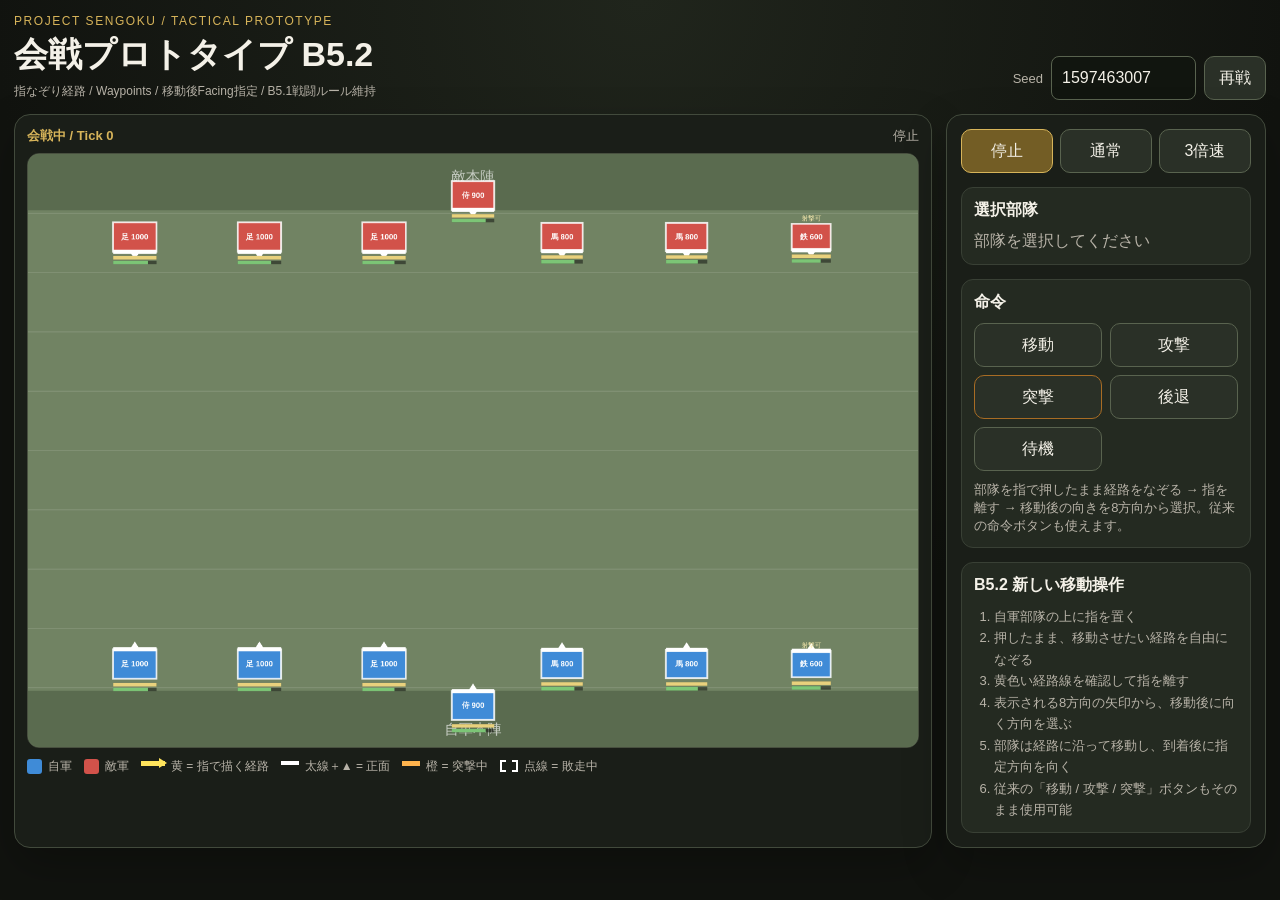
<file: Project_Sengoku_GitHub_Pages_B5_2/index.html>
<!doctype html>
<html lang="ja">
<head>
  <meta charset="utf-8">
  <meta name="viewport" content="width=device-width, initial-scale=1, viewport-fit=cover">
  <meta name="theme-color" content="#171717">
  <meta name="apple-mobile-web-app-capable" content="yes">
  <meta name="apple-mobile-web-app-status-bar-style" content="black-translucent">
  <meta name="apple-mobile-web-app-title" content="Sengoku">
  <link rel="manifest" href="manifest.webmanifest">
  <title>Project Sengoku Tactical Prototype B5.2</title>
  <link rel="stylesheet" href="css/battle.css">
</head>
<body>
  <div class="app-shell">
    <header class="topbar">
      <div>
        <div class="eyebrow">PROJECT SENGOKU / TACTICAL PROTOTYPE</div>
        <h1>会戦プロトタイプ B5.2</h1>
        <p class="subtitle">指なぞり経路 / Waypoints / 移動後Facing指定 / B5.1戦闘ルール維持</p>
      </div>
      <div class="seed-panel">
        <label for="seedInput">Seed</label>
        <input id="seedInput" inputmode="numeric" value="1597463007" aria-label="seed">
        <button id="restartBtn" type="button">再戦</button>
      </div>
    </header>

    <main class="layout">
      <section class="battle-card">
        <div class="battle-status-row">
          <div id="battleStatus" class="battle-status">待機中</div>
          <div id="timeStatus" class="time-status">停止</div>
        </div>
        <div id="battlefieldWrap" class="battlefield-wrap">
          <canvas id="battlefield" width="1500" height="1000" aria-label="戦場"></canvas>
          <div id="floatingMessage" class="floating-message" aria-live="polite"></div>
        </div>
        <div class="legend">
          <span><i class="swatch player"></i>自軍</span>
          <span><i class="swatch enemy"></i>敵軍</span>
          <span><i class="route-line"></i>黄 = 指で描く経路</span>
          <span><i class="front-line"></i>太線＋▲ = 正面</span>
          <span><i class="charge-line"></i>橙 = 突撃中</span>
          <span><i class="dash-sample"></i>点線 = 敗走中</span>
        </div>
      </section>

      <aside class="hud-card">
        <section class="speed-controls" aria-label="時間操作">
          <button type="button" data-speed="0" class="speed-btn active">停止</button>
          <button type="button" data-speed="1" class="speed-btn">通常</button>
          <button type="button" data-speed="3" class="speed-btn">3倍速</button>
        </section>

        <section class="unit-panel">
          <h2>選択部隊</h2>
          <div id="unitEmpty" class="muted">部隊を選択してください</div>
          <div id="unitDetails" hidden>
            <dl class="unit-stats">
              <div><dt>武将</dt><dd id="detailOfficer">-</dd></div>
              <div><dt>兵科</dt><dd id="detailType">-</dd></div>
              <div><dt>役割</dt><dd id="detailRole">-</dd></div>
              <div><dt>速度</dt><dd id="detailSpeed">-</dd></div>
              <div><dt>射程</dt><dd id="detailRange">-</dd></div>
              <div><dt>装填</dt><dd id="detailReload">-</dd></div>
              <div><dt>兵力</dt><dd id="detailTroops">-</dd></div>
              <div><dt>士気</dt><dd id="detailMorale">-</dd></div>
              <div><dt>状態</dt><dd id="detailStatus">-</dd></div>
              <div><dt>命令</dt><dd id="detailOrder">-</dd></div>
              <div><dt>突撃</dt><dd id="detailCharge">-</dd></div>
            </dl>
          </div>
        </section>

        <section class="order-panel">
          <h2>命令</h2>
          <div class="order-grid">
            <button id="moveBtn" type="button" class="order-btn">移動</button>
            <button id="attackBtn" type="button" class="order-btn">攻撃</button>
            <button id="chargeBtn" type="button" class="order-btn charge-btn">突撃</button>
            <button id="retreatBtn" type="button" class="order-btn">後退</button>
            <button id="waitBtn" type="button" class="order-btn">待機</button>
          </div>
          <p id="orderHint" class="order-hint">部隊を押したまま指で経路をなぞり、指を離して移動後の向きを選べます。</p>
        </section>

        <section class="howto">
          <h2>B5.2 新しい移動操作</h2>
          <ol>
            <li>自軍部隊の上に指を置く</li>
            <li>押したまま、移動させたい経路を自由になぞる</li>
            <li>黄色い経路線を確認して指を離す</li>
            <li>表示される8方向の矢印から、移動後に向く方向を選ぶ</li>
            <li>部隊は経路に沿って移動し、到着後に指定方向を向く</li>
            <li>従来の「移動 / 攻撃 / 突撃」ボタンもそのまま使用可能</li>
          </ol>
        </section>

        <section class="result-panel" id="resultPanel" hidden>
          <h2>戦闘結果</h2>
          <pre id="resultJson"></pre>
        </section>
      </aside>
    </main>
  </div>

  <script defer src="js/core/rng.js"></script>
  <script defer src="js/core/vec.js"></script>
  <script defer src="js/core/clock.js"></script>
  <script defer src="js/model/unitTypes.js"></script>
  <script defer src="js/model/battleUnit.js"></script>
  <script defer src="js/model/battleState.js"></script>
  <script defer src="js/sim/movement.js"></script>
  <script defer src="js/sim/combat.js"></script>
  <script defer src="js/sim/morale.js"></script>
  <script defer src="js/sim/step.js"></script>
  <script defer src="js/ui/render.js"></script>
  <script defer src="js/ui/input.js"></script>
  <script defer src="js/ui/hud.js"></script>
  <script defer src="js/main.js"></script>
</body>
</html>
</file>
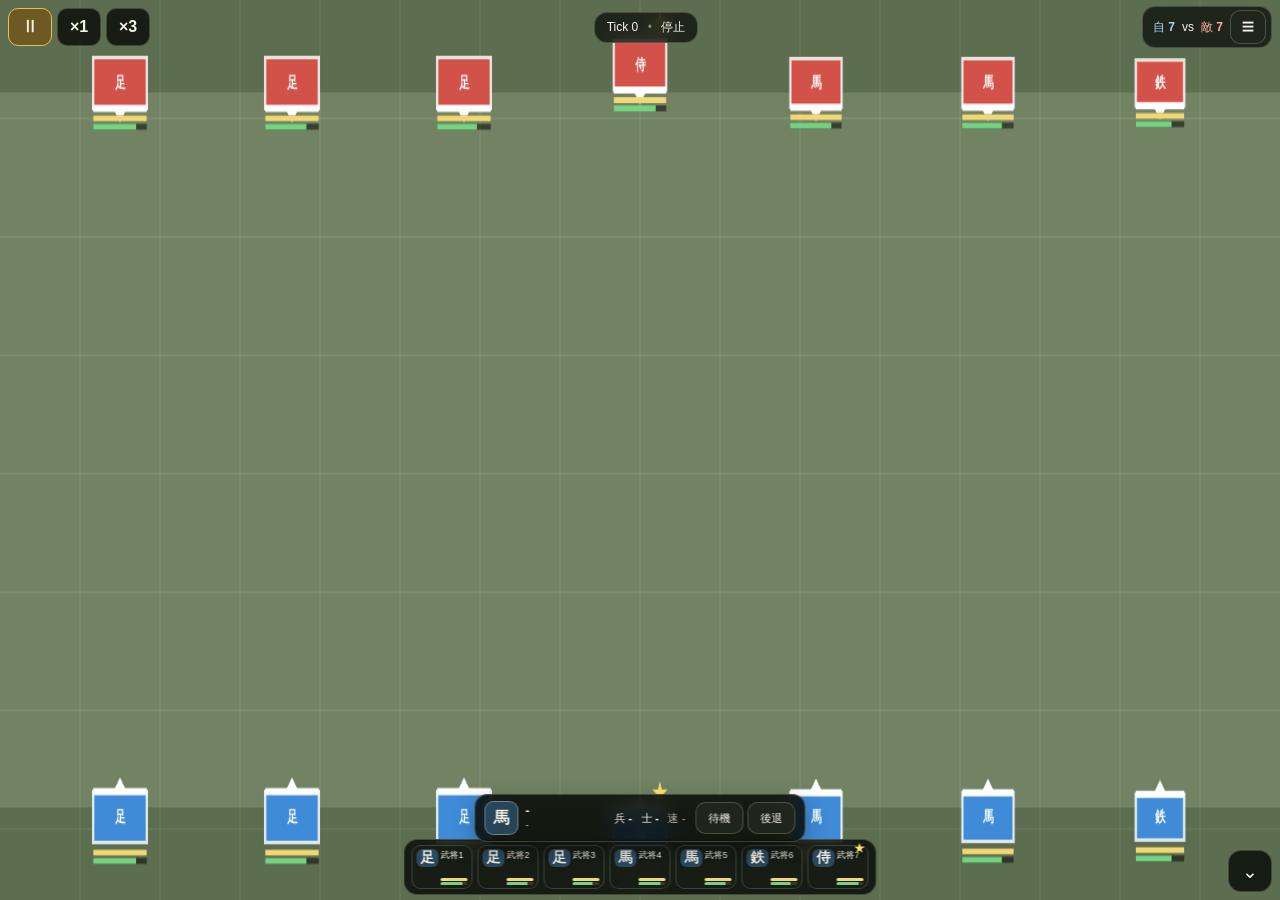
<file: Project_Sengoku_GitHub_Pages_B5_3/index.html>
<!doctype html>
<html lang="ja">
<head>
  <meta charset="utf-8">
  <meta name="viewport" content="width=device-width, initial-scale=1, viewport-fit=cover, maximum-scale=1, user-scalable=no">
  <meta name="theme-color" content="#10130e">
  <meta name="apple-mobile-web-app-capable" content="yes">
  <meta name="apple-mobile-web-app-status-bar-style" content="black-translucent">
  <meta name="apple-mobile-web-app-title" content="Project Sengoku">
  <title>Project Sengoku Tactical B5.3</title>
  <link rel="manifest" href="manifest.webmanifest">
  <link rel="stylesheet" href="css/battle.css">
</head>
<body>
  <div id="orientationGate" class="orientation-gate" aria-live="polite">
    <div class="rotate-icon">↻</div>
    <strong>横向きにしてください</strong>
    <span>Project Sengoku の会戦は横画面でプレイします</span>
  </div>

  <main class="battle-app">
    <div id="battlefieldWrap" class="battlefield-wrap">
      <canvas id="battlefield" width="1600" height="760" aria-label="戦場"></canvas>
      <div id="floatingMessage" class="floating-message" aria-live="polite"></div>
      <div id="gestureBadge" class="gesture-badge" hidden></div>
    </div>

    <header class="combat-topbar" aria-label="会戦情報">
      <div class="speed-controls">
        <button type="button" data-speed="0" class="speed-btn active" aria-label="停止">Ⅱ</button>
        <button type="button" data-speed="1" class="speed-btn">×1</button>
        <button type="button" data-speed="3" class="speed-btn">×3</button>
      </div>
      <div class="battle-center-status">
        <span id="battleStatus">会戦中</span>
        <span class="divider">•</span>
        <span id="timeStatus">停止</span>
      </div>
      <div class="army-status">
        <span class="player-text">自 <b id="playerAlive">7</b></span>
        <span>vs</span>
        <span class="enemy-text">敵 <b id="enemyAlive">7</b></span>
        <button id="menuBtn" type="button" class="icon-btn" aria-label="設定">☰</button>
      </div>
    </header>

    <section id="selectedPanel" class="selected-panel" hidden>
      <div class="selected-main">
        <span id="selectedIcon" class="unit-type-icon">馬</span>
        <div>
          <strong id="detailOfficer">-</strong>
          <span id="detailType">-</span>
        </div>
      </div>
      <div class="selected-bars">
        <span>兵 <b id="detailTroops">-</b></span>
        <span>士 <b id="detailMorale">-</b></span>
        <span id="detailFatigue" class="secondary-stat">速 -</span>
      </div>
      <div id="chargeSuggestion" class="charge-suggestion" hidden>突撃可能</div>
      <div class="micro-actions">
        <button id="waitBtn" type="button">待機</button>
        <button id="retreatBtn" type="button">後退</button>
      </div>
    </section>

    <nav id="roster" class="roster" aria-label="自軍部隊"></nav>
    <button id="rosterToggle" class="roster-toggle" type="button" aria-label="部隊一覧を格納">⌄</button>

    <aside id="menuPanel" class="menu-panel" hidden>
      <div class="menu-head"><strong>B5.3 TEST</strong><button id="menuCloseBtn" type="button">×</button></div>
      <label>Seed <input id="seedInput" inputmode="numeric" value="1597463007"></label>
      <button id="restartBtn" type="button">再戦</button>
      <p>基本操作：部隊をタップして選択。部隊からドラッグして移動。敵へドラッグして攻撃。側面・背面＋助走条件を満たすと突撃候補になります。</p>
      <p>手動Facing：選択部隊を約0.5秒長押しし、そのまま向かせたい方向へ少し動かして離します。</p>
      <div id="resultPanel" hidden><pre id="resultJson"></pre></div>
    </aside>
  </main>

  <script defer src="js/core/rng.js"></script>
  <script defer src="js/core/vec.js"></script>
  <script defer src="js/core/clock.js"></script>
  <script defer src="js/model/unitTypes.js"></script>
  <script defer src="js/model/battleUnit.js"></script>
  <script defer src="js/model/battleState.js"></script>
  <script defer src="js/sim/movement.js"></script>
  <script defer src="js/sim/combat.js"></script>
  <script defer src="js/sim/morale.js"></script>
  <script defer src="js/sim/step.js"></script>
  <script defer src="js/ui/render.js"></script>
  <script defer src="js/ui/input.js"></script>
  <script defer src="js/ui/hud.js"></script>
  <script defer src="js/main.js"></script>
</body>
</html>
</file>
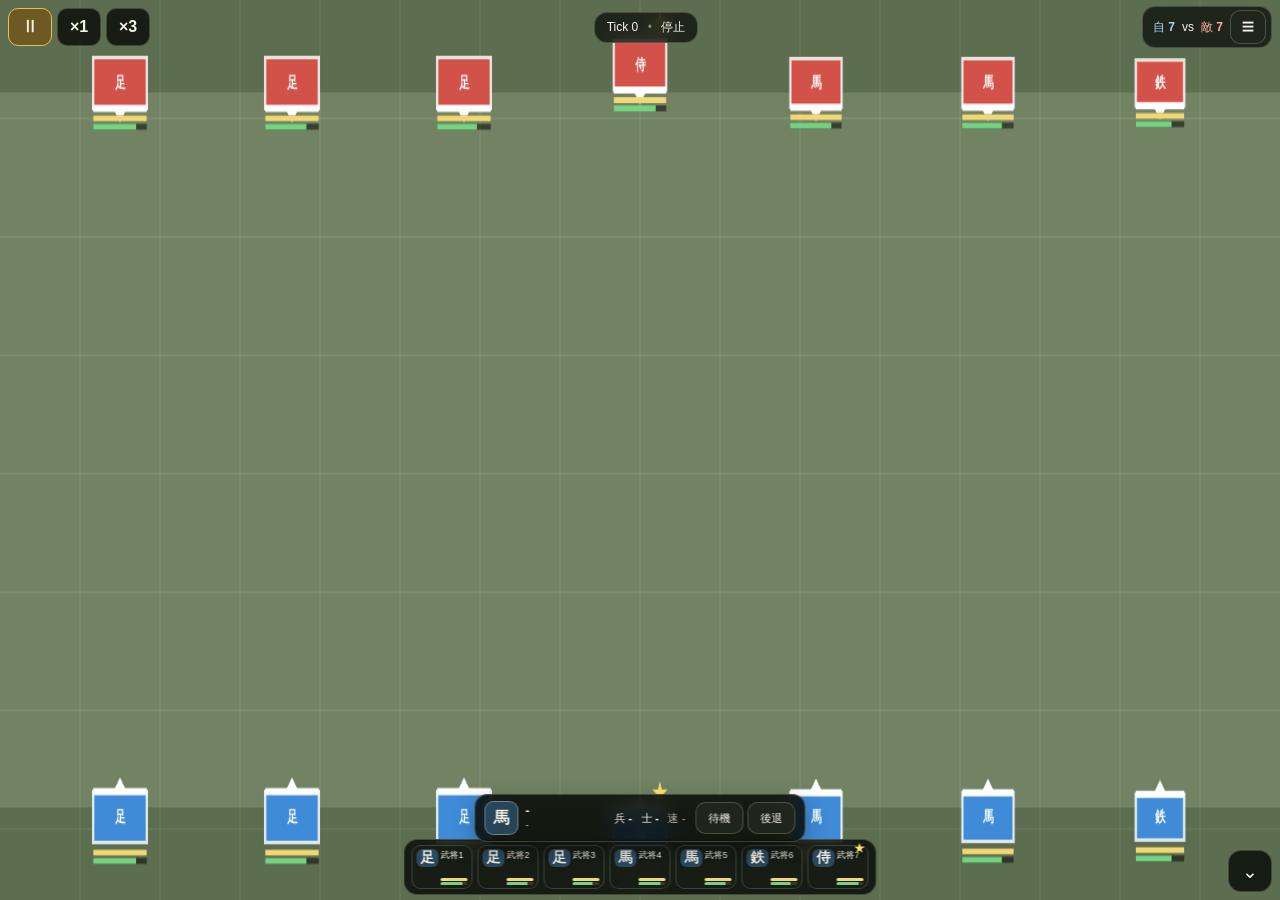
<file: tactical/index.html>
<!doctype html>
<html lang="ja">
<head>
  <meta charset="utf-8">
  <meta name="viewport" content="width=device-width, initial-scale=1, viewport-fit=cover, maximum-scale=1, user-scalable=no">
  <meta name="theme-color" content="#10130e">
  <meta name="apple-mobile-web-app-capable" content="yes">
  <meta name="apple-mobile-web-app-status-bar-style" content="black-translucent">
  <meta name="apple-mobile-web-app-title" content="Project Sengoku">
  <title>Project Sengoku Tactical B5.3 — Core Integration</title>
  <link rel="manifest" href="manifest.webmanifest">
  <link rel="stylesheet" href="css/battle.css">
</head>
<body>
  <div id="orientationGate" class="orientation-gate" aria-live="polite">
    <div class="rotate-icon">↻</div>
    <strong>横向きにしてください</strong>
    <span>Project Sengoku の会戦は横画面でプレイします</span>
  </div>

  <main class="battle-app">
    <div id="battlefieldWrap" class="battlefield-wrap">
      <canvas id="battlefield" width="1600" height="760" aria-label="戦場"></canvas>
      <div id="floatingMessage" class="floating-message" aria-live="polite"></div>
      <div id="gestureBadge" class="gesture-badge" hidden></div>
    </div>

    <header class="combat-topbar" aria-label="会戦情報">
      <div class="speed-controls">
        <button type="button" data-speed="0" class="speed-btn active" aria-label="停止">Ⅱ</button>
        <button type="button" data-speed="1" class="speed-btn">×1</button>
        <button type="button" data-speed="3" class="speed-btn">×3</button>
      </div>
      <div class="battle-center-status">
        <span id="battleStatus">会戦中</span>
        <span class="divider">•</span>
        <span id="timeStatus">停止</span>
      </div>
      <div class="army-status">
        <span class="player-text">自 <b id="playerAlive">7</b></span>
        <span>vs</span>
        <span class="enemy-text">敵 <b id="enemyAlive">7</b></span>
        <button id="menuBtn" type="button" class="icon-btn" aria-label="設定">☰</button>
      </div>
    </header>

    <section id="selectedPanel" class="selected-panel" hidden>
      <div class="selected-main">
        <span id="selectedIcon" class="unit-type-icon">馬</span>
        <div>
          <strong id="detailOfficer">-</strong>
          <span id="detailType">-</span>
        </div>
      </div>
      <div class="selected-bars">
        <span>兵 <b id="detailTroops">-</b></span>
        <span>士 <b id="detailMorale">-</b></span>
        <span id="detailFatigue" class="secondary-stat">速 -</span>
      </div>
      <div id="chargeSuggestion" class="charge-suggestion" hidden>突撃可能</div>
      <div class="micro-actions">
        <button id="waitBtn" type="button">待機</button>
        <button id="retreatBtn" type="button">後退</button>
      </div>
    </section>

    <nav id="roster" class="roster" aria-label="自軍部隊"></nav>
    <button id="rosterToggle" class="roster-toggle" type="button" aria-label="部隊一覧を格納">⌄</button>

    <aside id="menuPanel" class="menu-panel" hidden>
      <div class="menu-head"><strong>B5.3 TEST</strong><button id="menuCloseBtn" type="button">×</button></div>
      <label>Seed <input id="seedInput" inputmode="numeric" value="1597463007"></label>
      <button id="restartBtn" type="button">再戦</button>
      <p>基本操作：部隊をタップして選択。部隊からドラッグして移動。敵へドラッグして攻撃。側面・背面＋助走条件を満たすと突撃候補になります。</p>
      <p>手動Facing：選択部隊を約0.5秒長押しし、そのまま向かせたい方向へ少し動かして離します。</p>
      <div id="resultPanel" hidden><pre id="resultJson"></pre></div>
    </aside>
  </main>

  <script defer src="js/core/rng.js"></script>
  <script defer src="js/core/vec.js"></script>
  <script defer src="js/core/clock.js"></script>
  <script defer src="js/model/unitTypes.js"></script>
  <script defer src="js/model/battleUnit.js"></script>
  <script defer src="js/model/battleState.js"></script>
  <script defer src="js/sim/movement.js"></script>
  <script defer src="js/sim/combat.js"></script>
  <script defer src="js/sim/morale.js"></script>
  <script defer src="js/sim/step.js"></script>
  <script defer src="js/ui/render.js"></script>
  <script defer src="js/ui/input.js"></script>
  <script defer src="js/ui/hud.js"></script>
  <script defer src="js/main.js"></script>
  <script defer src="js/integration/coreBridge.js"></script>
</body>
</html>
</file>
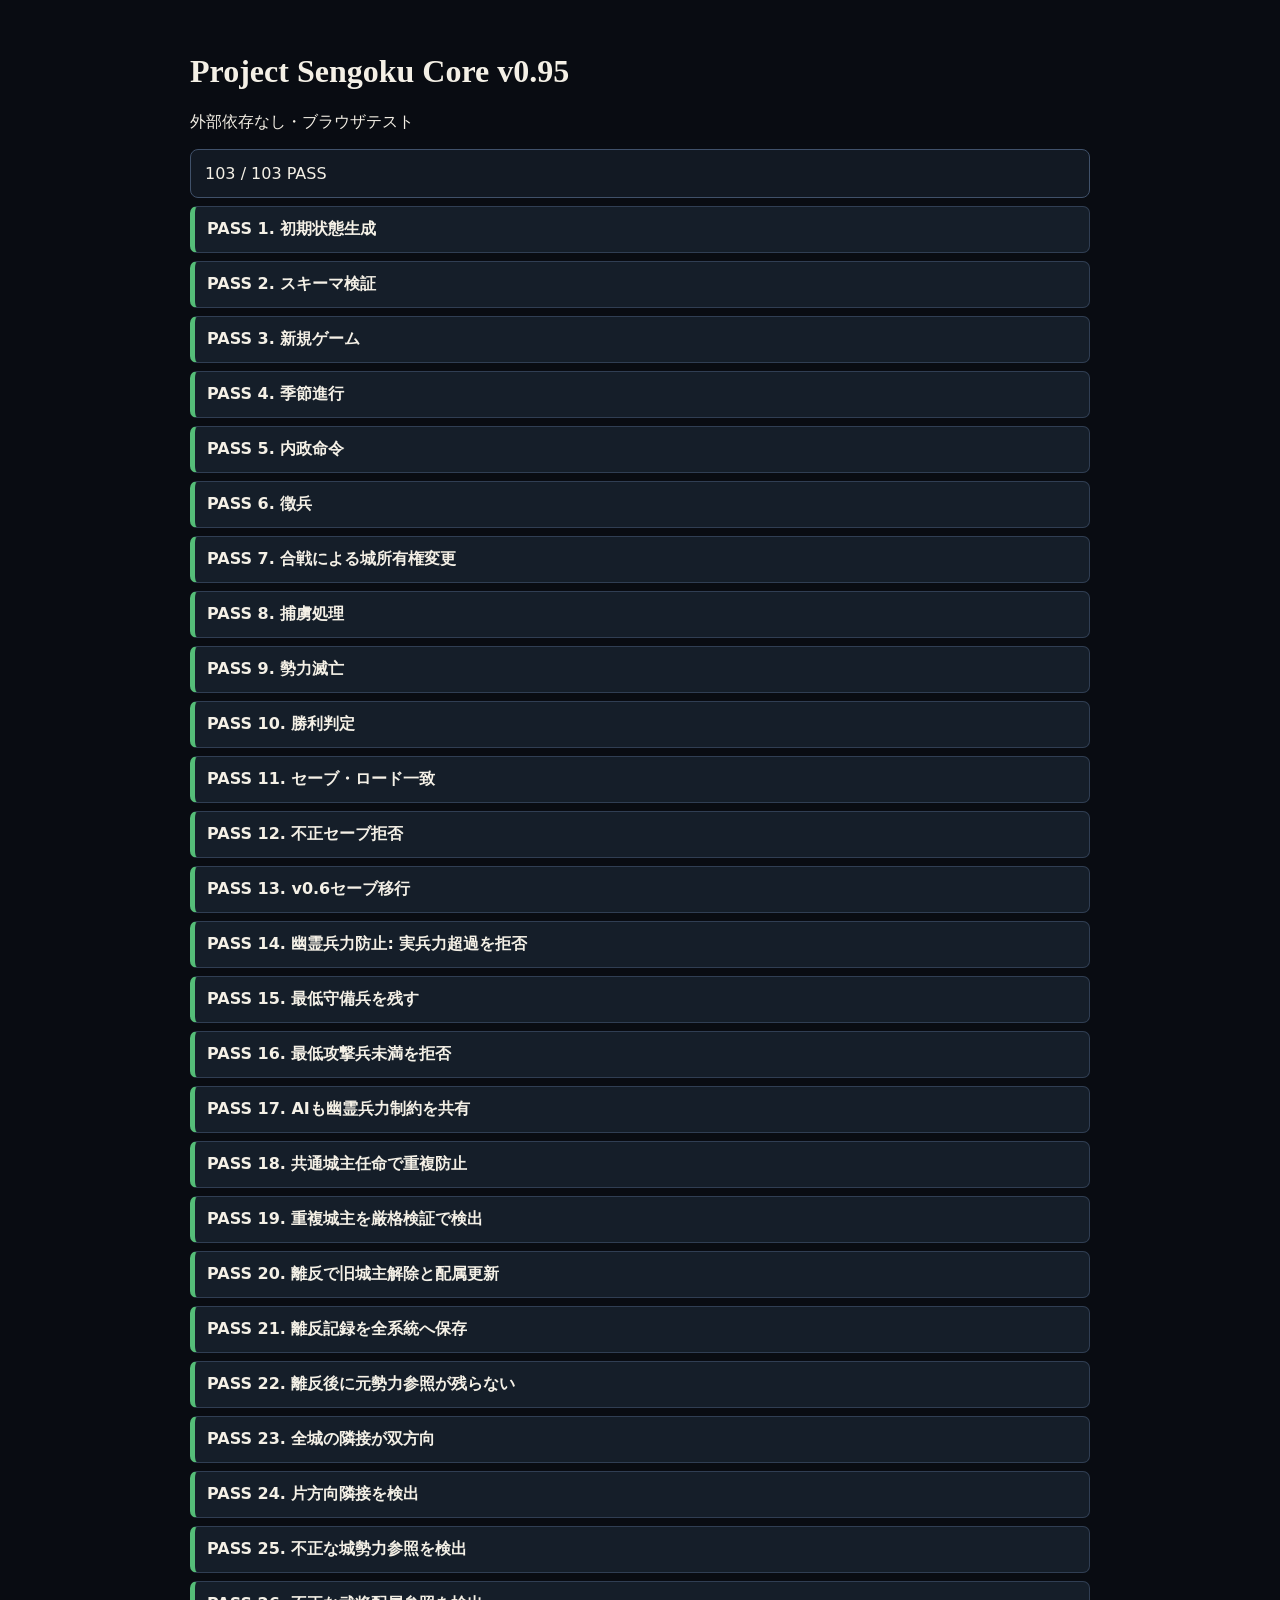
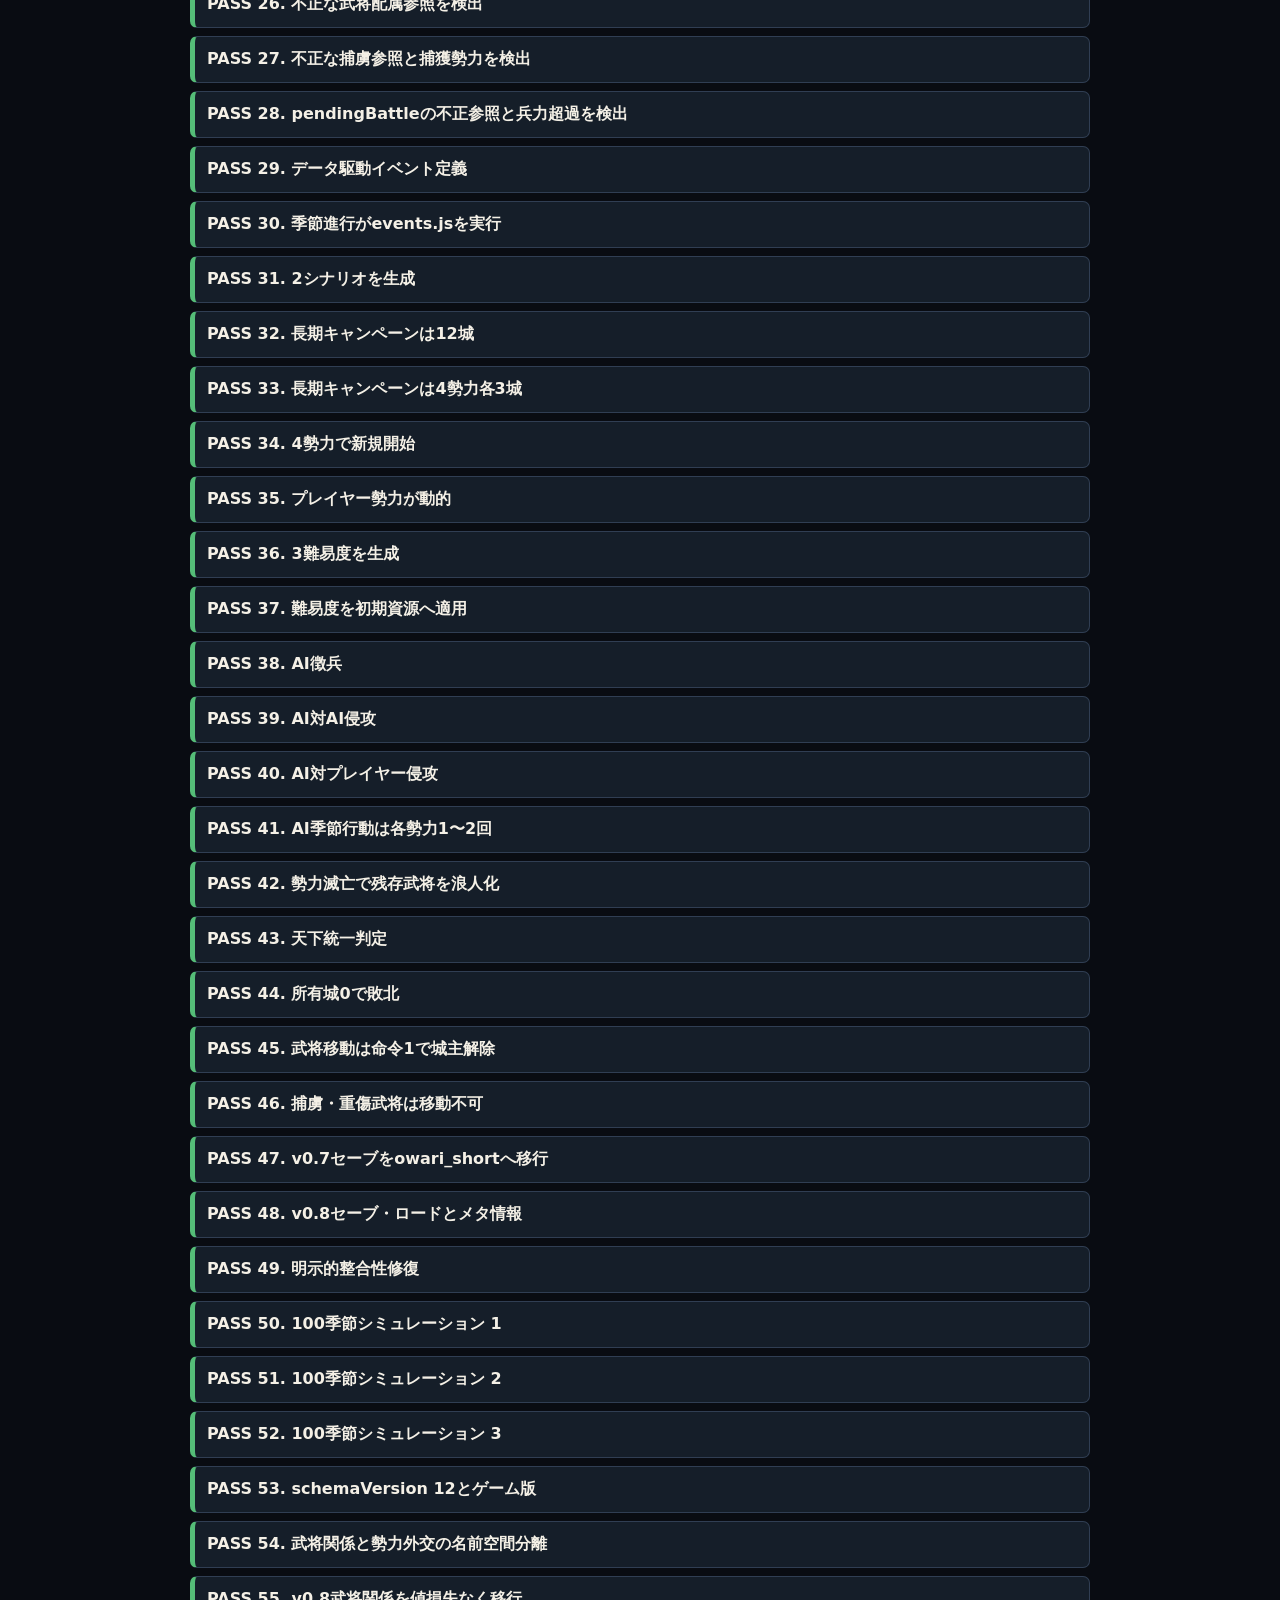
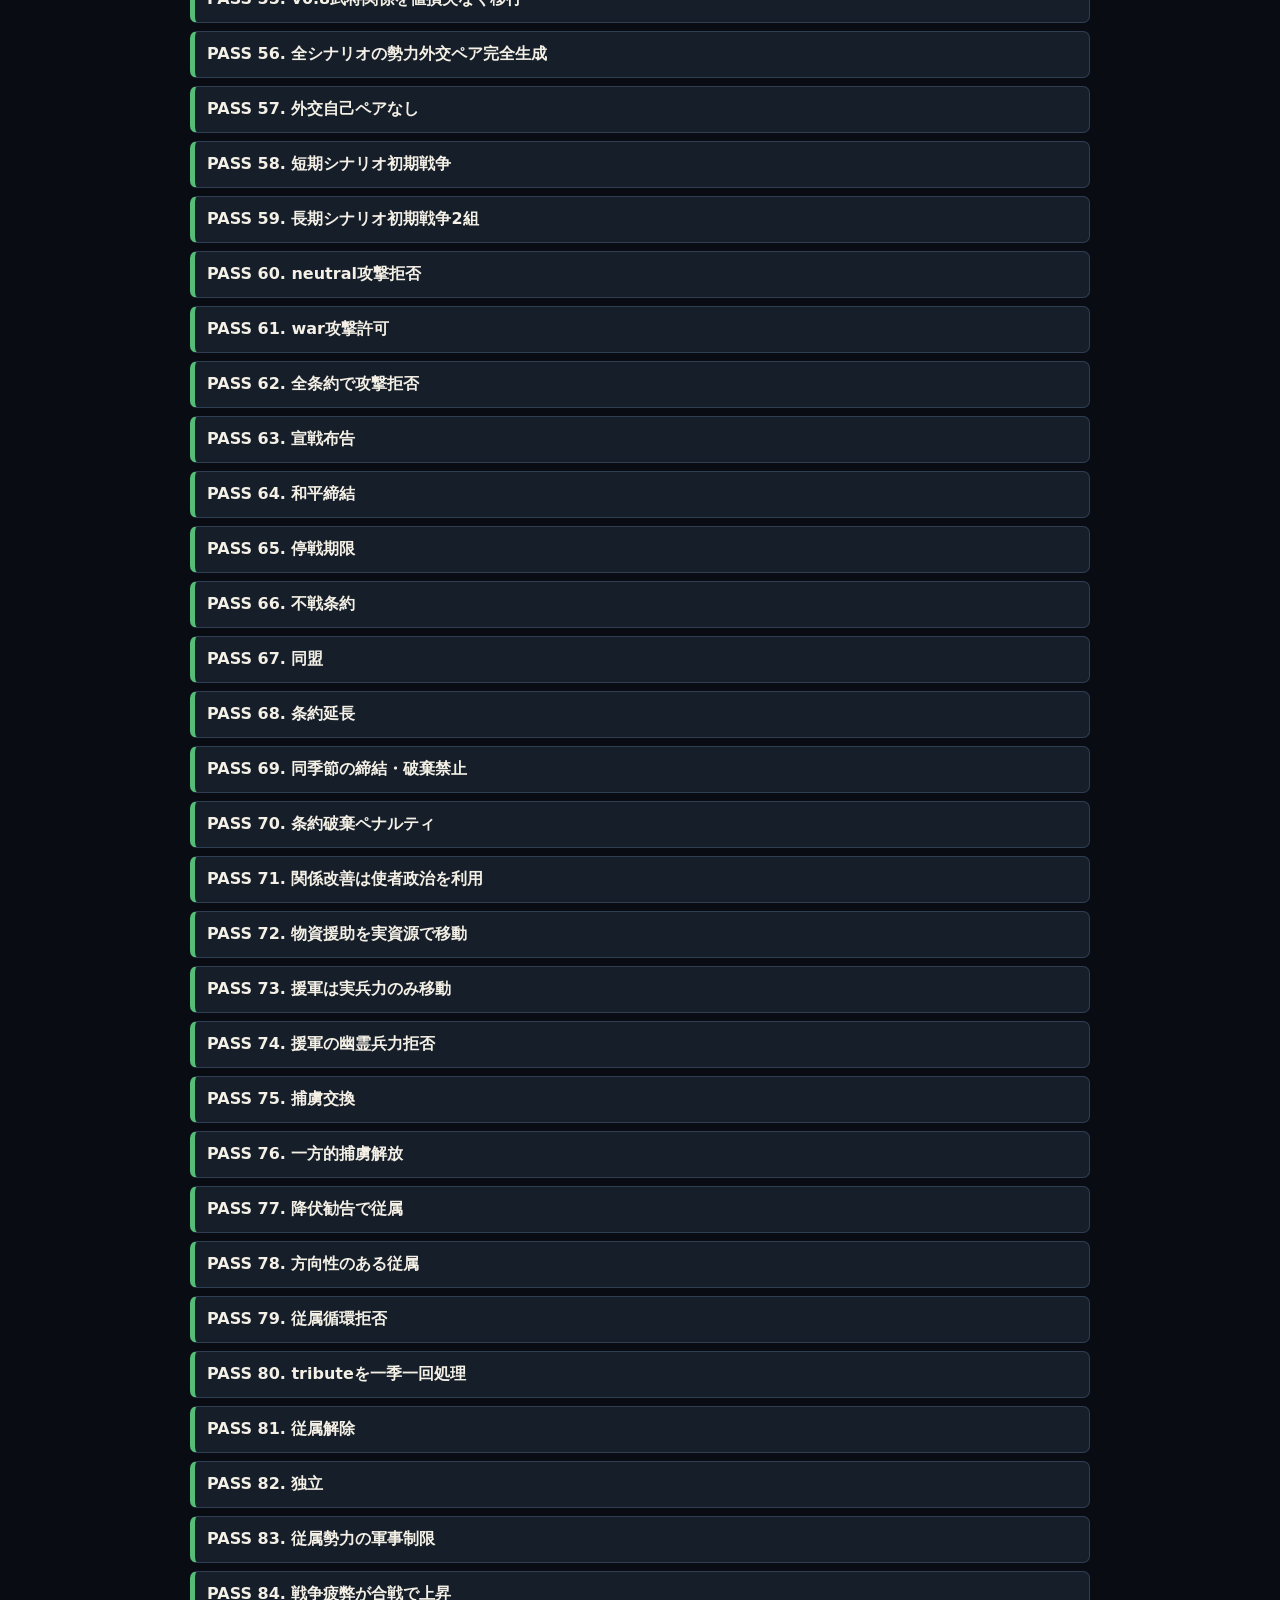
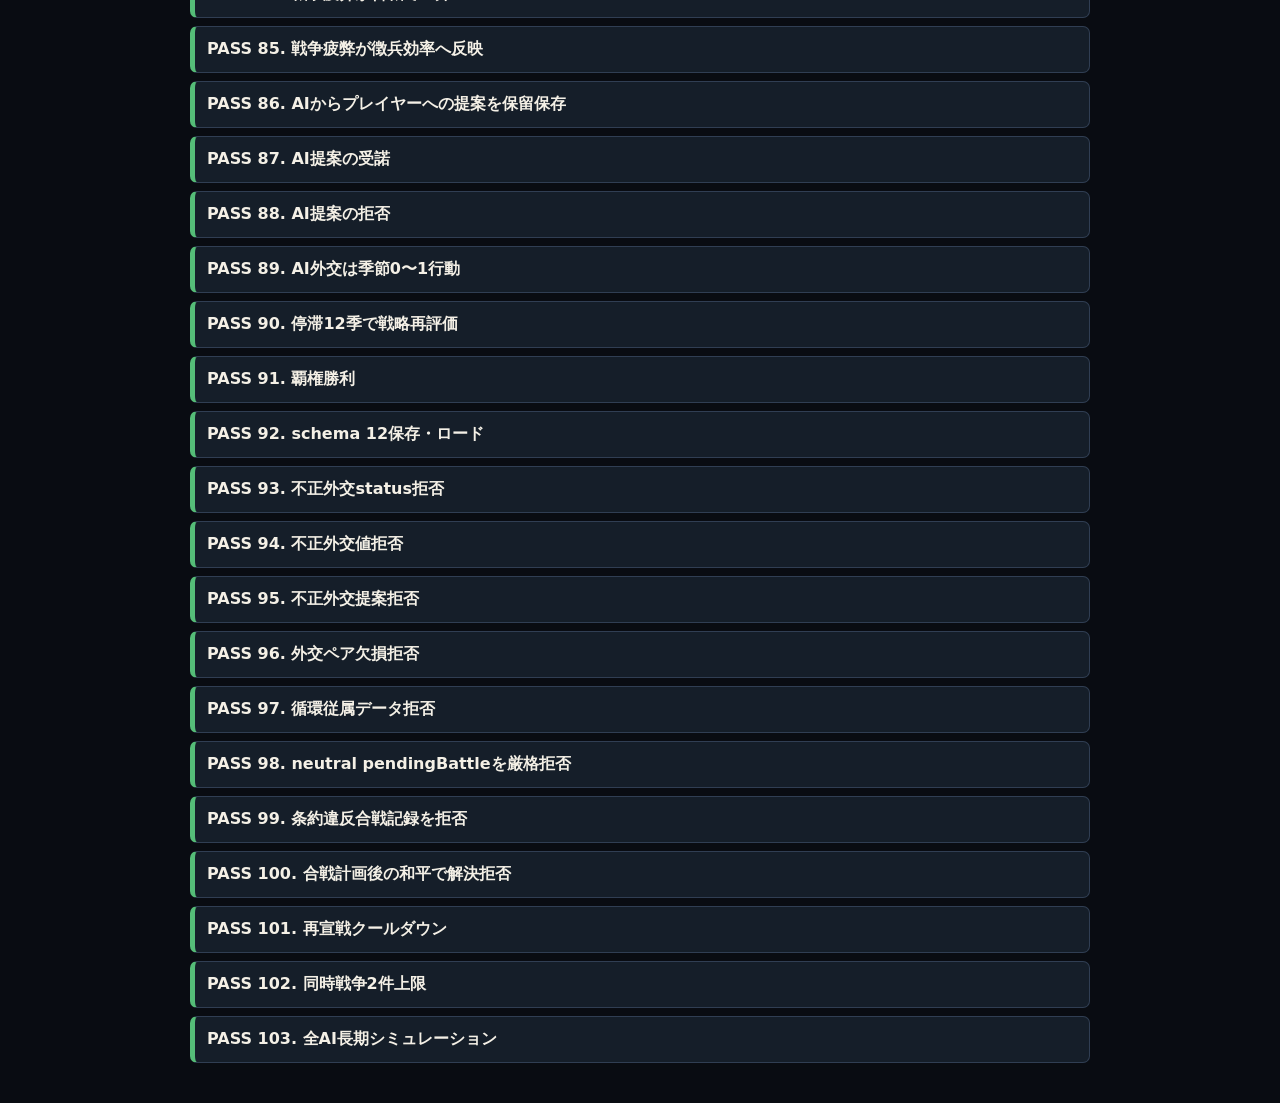
<file: tests/test.html>
<!doctype html>
<html lang="ja">
<head>
  <meta charset="utf-8">
  <meta name="viewport" content="width=device-width,initial-scale=1">
  <title>Project Sengoku Core v0.95 Tests</title>
  <style>
    :root { color-scheme: dark; font-family: system-ui,sans-serif; }
    body { max-width: 900px; margin: 0 auto; padding: 32px 18px; background: #090c12; color: #f4f0e6; }
    h1 { font-family: Georgia,"Yu Mincho",serif; }
    #summary { padding: 14px; border: 1px solid #40516a; border-radius: 8px; background: #121923; }
    .test { margin: 8px 0; padding: 12px; border-radius: 7px; background: #151e29; border: 1px solid #303e53; }
    .pass { border-left: 5px solid #55bd78; }
    .fail { border-left: 5px solid #d65353; }
    .pending { border-left: 5px solid #e2b95c; }
    small { display: block; margin-top: 5px; color: #aeb9c7; white-space: pre-wrap; }
  </style>
  <script defer src="../src/namespace.js"></script>
  <script defer src="../src/config/constants.js"></script>
  <script defer src="../src/config/balance.js"></script>
  <script defer src="../src/data/factions.js"></script>
  <script defer src="../src/data/castles.js"></script>
  <script defer src="../src/data/castleTraits.js"></script>
  <script defer src="../src/data/officers.js"></script>
  <script defer src="../src/data/tactics.js"></script>
  <script defer src="../src/data/unitTypes.js"></script>
  <script defer src="../src/data/events.js"></script>
  <script defer src="../src/data/contentPacks.js"></script>
  <script defer src="../src/data/eventExtensions.js"></script>
  <script defer src="../src/data/difficulties.js"></script>
  <script defer src="../src/data/scenarios.js"></script>
  <script defer src="../src/data/diplomacy.js"></script>
  <script defer src="../src/state/schema.js"></script>
  <script defer src="../src/state/createInitialState.js"></script>
  <script defer src="../src/state/validateState.js"></script>
  <script defer src="../src/state/migrateState.js"></script>
  <script defer src="../src/systems/officerSystem.js"></script>
  <script defer src="../src/systems/unitSystem.js"></script>
  <script defer src="../src/systems/armySystem.js"></script>
  <script defer src="../src/systems/relationshipSystem.js"></script>
  <script defer src="../src/systems/loyaltySystem.js"></script>
  <script defer src="../src/systems/rivalrySystem.js"></script>
  <script defer src="../src/systems/eventSystem.js"></script>
  <script defer src="../src/systems/prisonerSystem.js"></script>
  <script defer src="../src/systems/diplomacySystem.js"></script>
  <script defer src="../src/systems/releaseSystem.js"></script>
  <script defer src="../src/systems/domesticSystem.js"></script>
  <script defer src="../src/systems/victorySystem.js"></script>
  <script defer src="../src/systems/siegeSystem.js"></script>
  <script defer src="../src/systems/battleSystem.js"></script>
  <script defer src="../src/systems/aiSystem.js"></script>
  <script defer src="../src/systems/turnSystem.js"></script>
  <script defer src="../src/save/saveSystem.js"></script>
  <script defer src="testRunner.js"></script>
  <script defer src="smokeTests.js"></script>
</head>
<body>
  <h1>Project Sengoku Core v0.95</h1>
  <p>外部依存なし・ブラウザテスト</p>
  <div id="summary">テスト準備中…</div>
  <div id="results"></div>
</body>
</html>
</file>
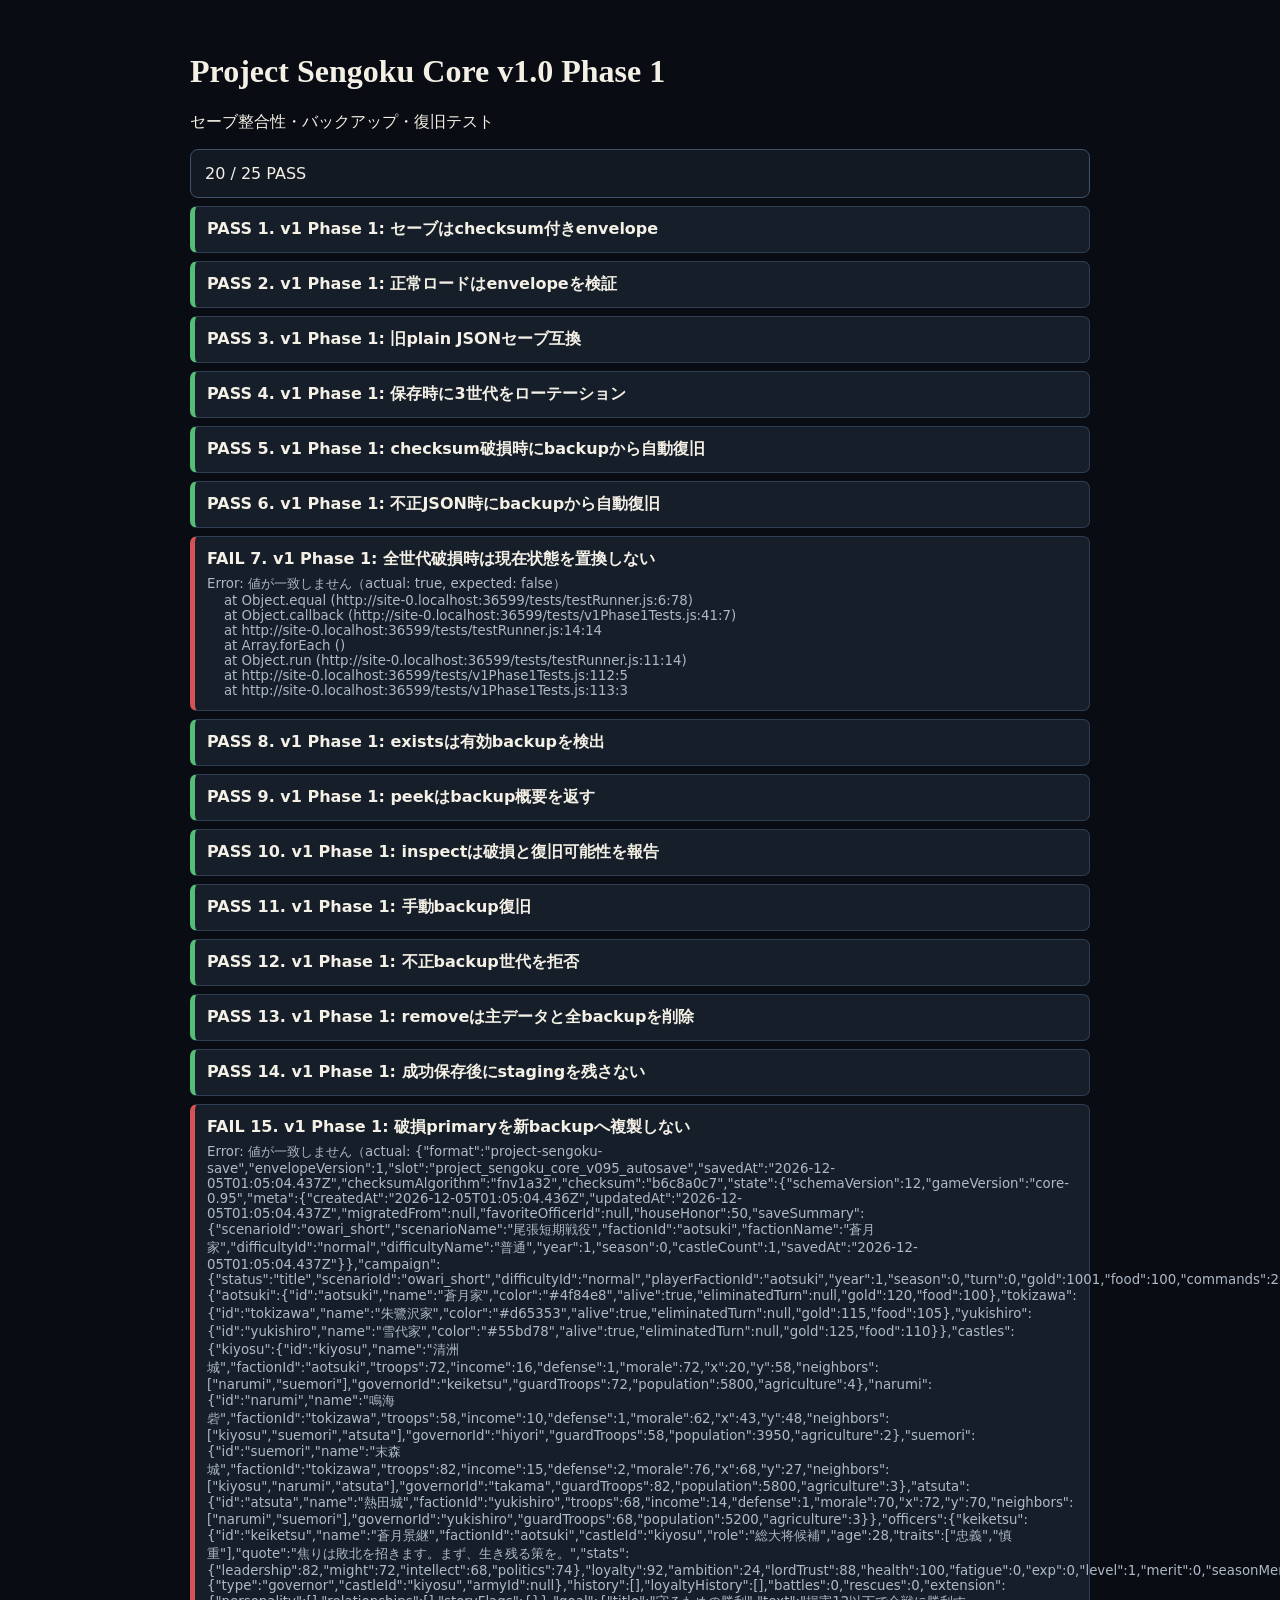
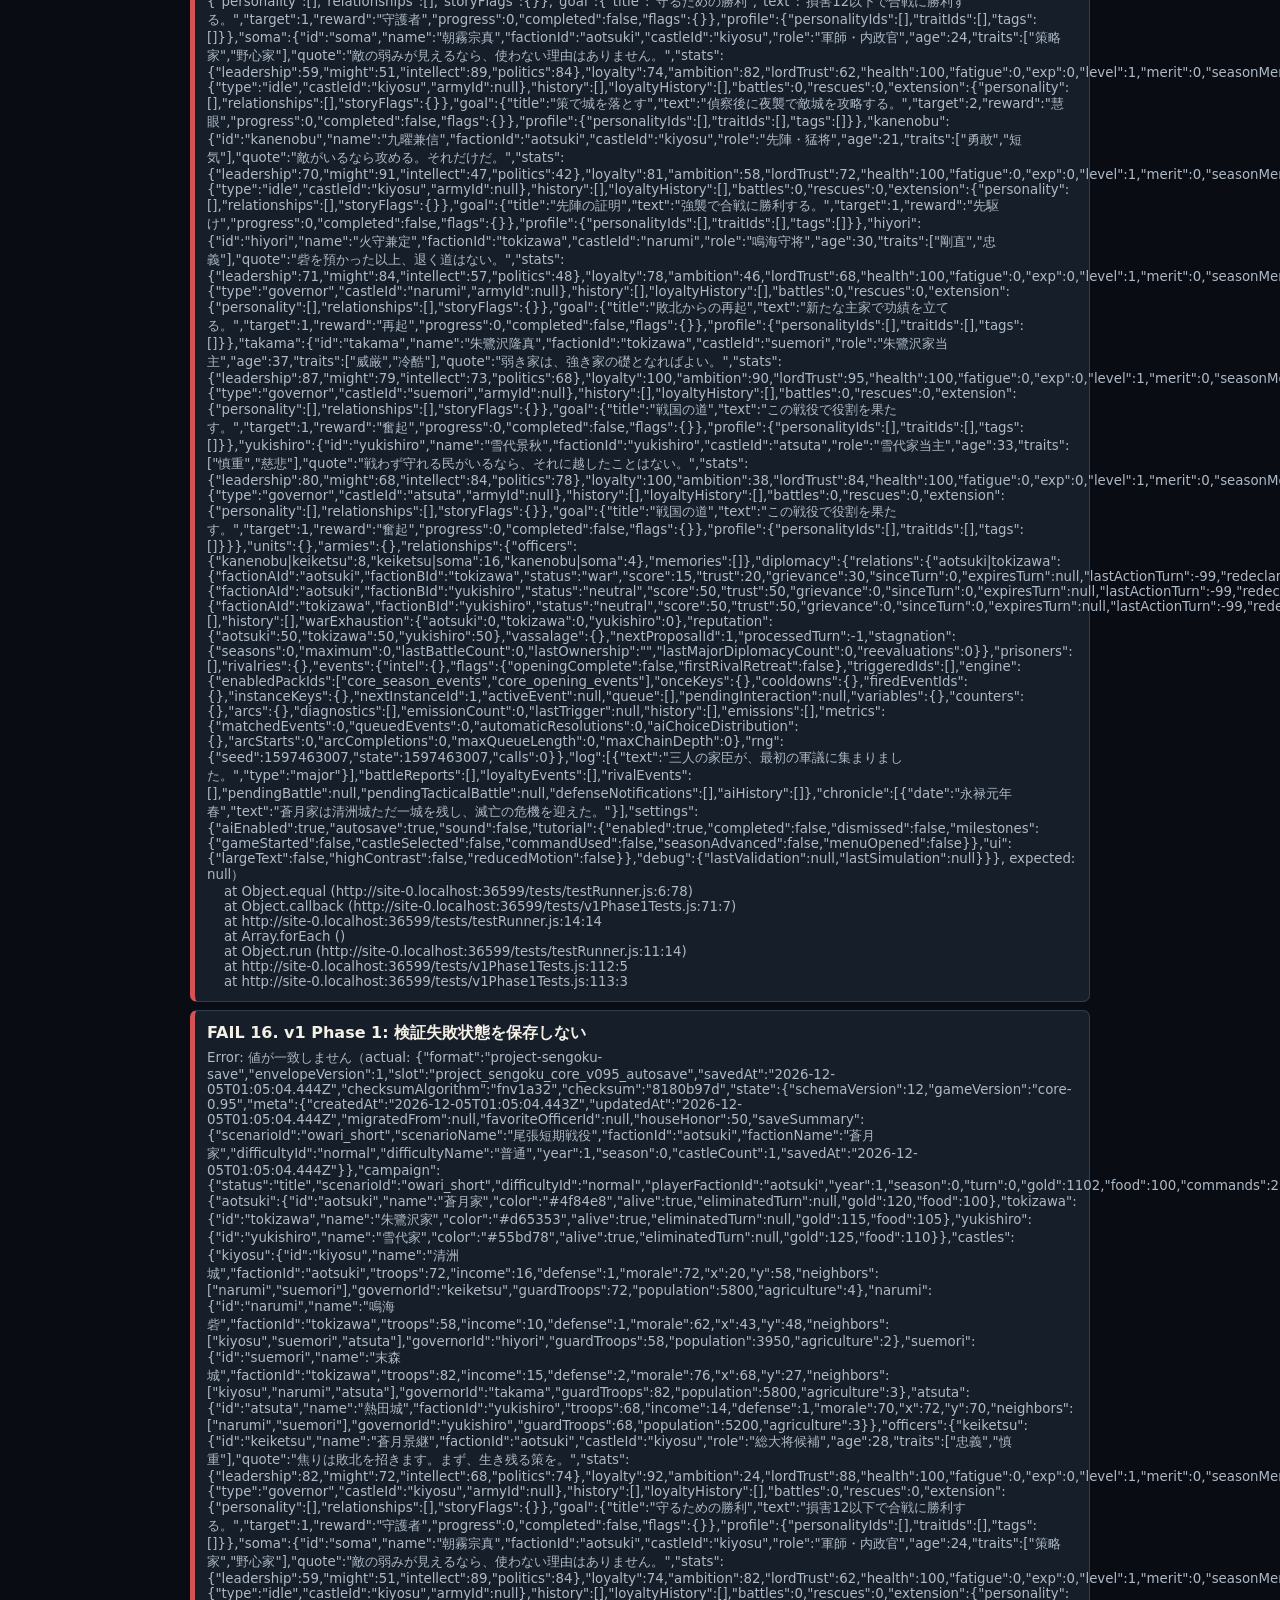
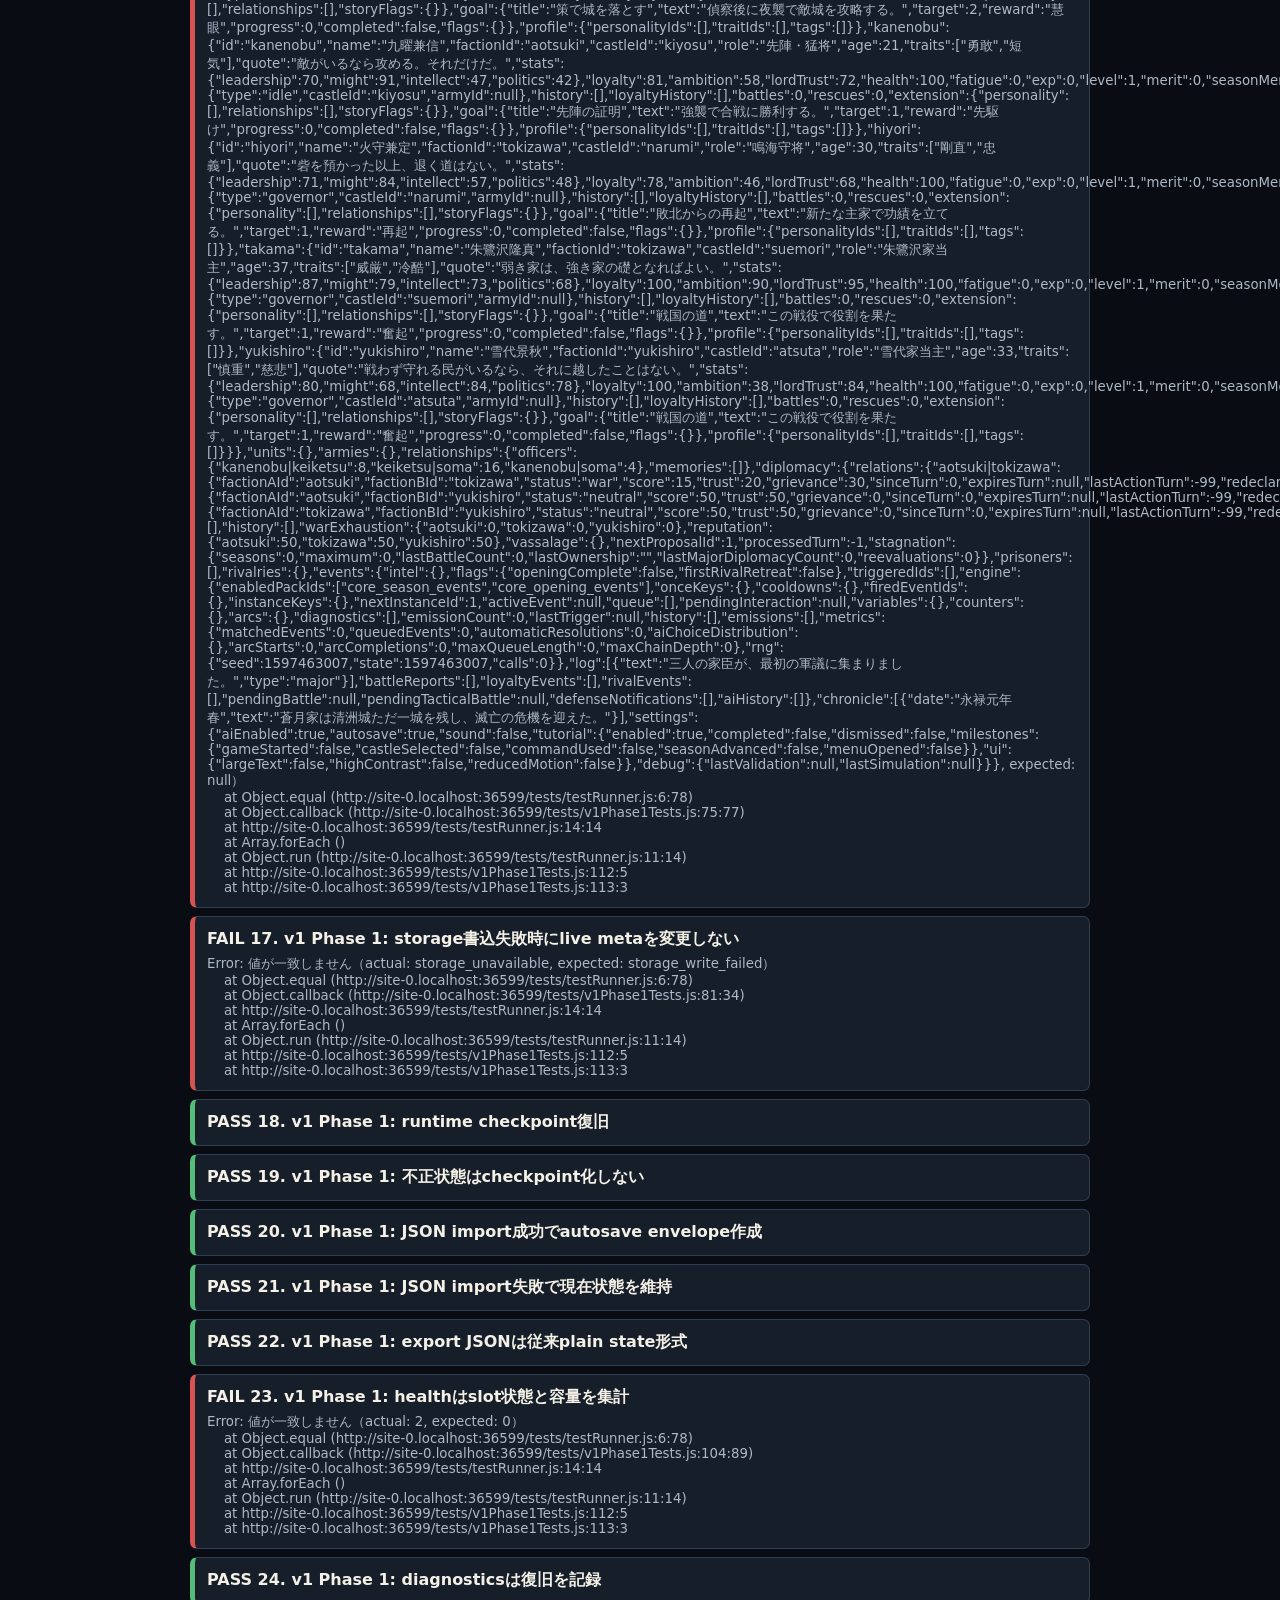
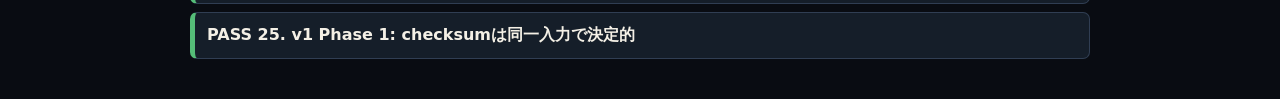
<file: tests/v1Phase1Test.html>
<!doctype html>
<html lang="ja">
<head>
  <meta charset="utf-8">
  <meta name="viewport" content="width=device-width,initial-scale=1">
  <title>Project Sengoku Core v1.0 Phase 1 Save Tests</title>
  <style>
    :root { color-scheme: dark; font-family: system-ui,sans-serif; }
    body { max-width: 900px; margin: 0 auto; padding: 32px 18px; background: #090c12; color: #f4f0e6; }
    h1 { font-family: Georgia,"Yu Mincho",serif; }
    #summary { padding: 14px; border: 1px solid #40516a; border-radius: 8px; background: #121923; }
    .test { margin: 8px 0; padding: 12px; border-radius: 7px; background: #151e29; border: 1px solid #303e53; }
    .pass { border-left: 5px solid #55bd78; }
    .fail { border-left: 5px solid #d65353; }
    small { display: block; margin-top: 5px; color: #aeb9c7; white-space: pre-wrap; }
  </style>
  <script defer src="../src/namespace.js"></script>
  <script defer src="../src/config/constants.js"></script>
  <script defer src="../src/config/balance.js"></script>
  <script defer src="../src/data/factions.js"></script>
  <script defer src="../src/data/castles.js"></script>
  <script defer src="../src/data/castleTraits.js"></script>
  <script defer src="../src/data/officers.js"></script>
  <script defer src="../src/data/tactics.js"></script>
  <script defer src="../src/data/unitTypes.js"></script>
  <script defer src="../src/data/events.js"></script>
  <script defer src="../src/data/contentPacks.js"></script>
  <script defer src="../src/data/eventExtensions.js"></script>
  <script defer src="../src/data/difficulties.js"></script>
  <script defer src="../src/data/scenarios.js"></script>
  <script defer src="../src/data/diplomacy.js"></script>
  <script defer src="../src/state/schema.js"></script>
  <script defer src="../src/state/createInitialState.js"></script>
  <script defer src="../src/state/validateState.js"></script>
  <script defer src="../src/state/migrateState.js"></script>
  <script defer src="../src/systems/officerSystem.js"></script>
  <script defer src="../src/systems/unitSystem.js"></script>
  <script defer src="../src/systems/armySystem.js"></script>
  <script defer src="../src/systems/relationshipSystem.js"></script>
  <script defer src="../src/systems/loyaltySystem.js"></script>
  <script defer src="../src/systems/rivalrySystem.js"></script>
  <script defer src="../src/systems/eventSystem.js"></script>
  <script defer src="../src/systems/prisonerSystem.js"></script>
  <script defer src="../src/systems/diplomacySystem.js"></script>
  <script defer src="../src/systems/releaseSystem.js"></script>
  <script defer src="../src/systems/domesticSystem.js"></script>
  <script defer src="../src/systems/victorySystem.js"></script>
  <script defer src="../src/systems/siegeSystem.js"></script>
  <script defer src="../src/systems/battleSystem.js"></script>
  <script defer src="../src/systems/aiSystem.js"></script>
  <script defer src="../src/systems/turnSystem.js"></script>
  <script defer src="../src/save/saveSystem.js"></script>
  <script defer src="testRunner.js"></script>
  <script defer src="v1Phase1Tests.js"></script>
</head>
<body>
  <h1>Project Sengoku Core v1.0 Phase 1</h1>
  <p>セーブ整合性・バックアップ・復旧テスト</p>
  <div id="summary">テスト準備中…</div>
  <div id="results"></div>
</body>
</html>
</file>
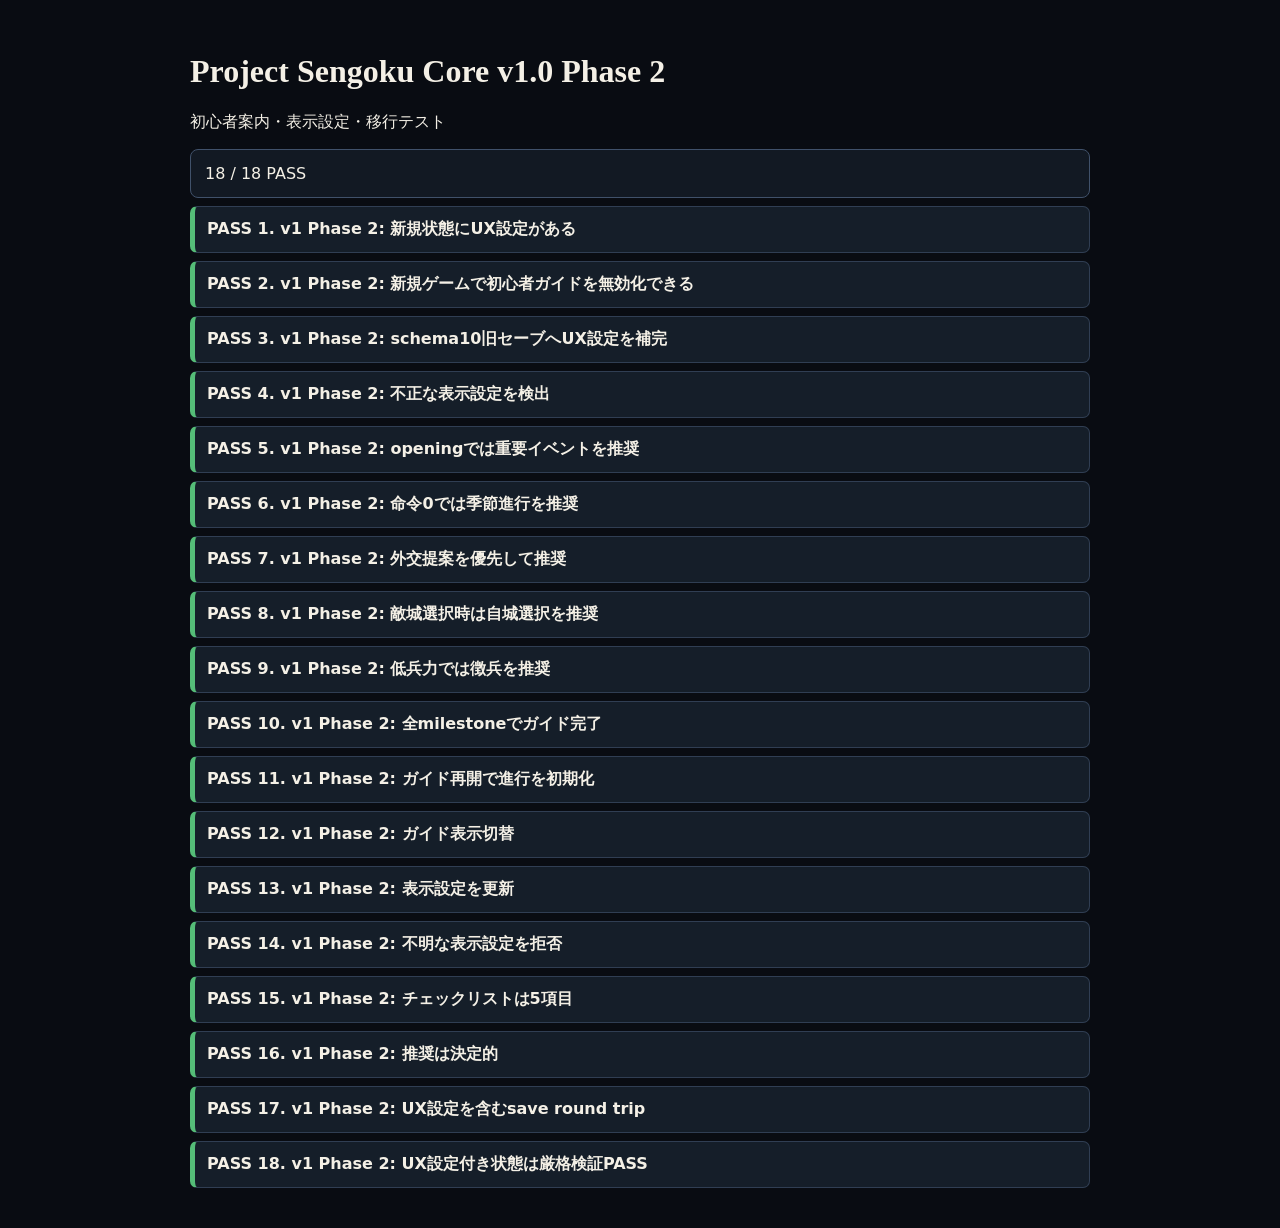
<file: tests/v1Phase2Test.html>
<!doctype html>
<html lang="ja">
<head>
  <meta charset="utf-8">
  <meta name="viewport" content="width=device-width,initial-scale=1">
  <title>Project Sengoku Core v1.0 Phase 2 Guidance Tests</title>
  <style>
    :root { color-scheme: dark; font-family: system-ui,sans-serif; }
    body { max-width: 900px; margin: 0 auto; padding: 32px 18px; background: #090c12; color: #f4f0e6; }
    h1 { font-family: Georgia,"Yu Mincho",serif; }
    #summary { padding: 14px; border: 1px solid #40516a; border-radius: 8px; background: #121923; }
    .test { margin: 8px 0; padding: 12px; border-radius: 7px; background: #151e29; border: 1px solid #303e53; }
    .pass { border-left: 5px solid #55bd78; }
    .fail { border-left: 5px solid #d65353; }
    small { display: block; margin-top: 5px; color: #aeb9c7; white-space: pre-wrap; }
  </style>
  <script defer src="../src/namespace.js"></script>
  <script defer src="../src/config/constants.js"></script>
  <script defer src="../src/config/balance.js"></script>
  <script defer src="../src/data/factions.js"></script>
  <script defer src="../src/data/castles.js"></script>
  <script defer src="../src/data/castleTraits.js"></script>
  <script defer src="../src/data/officers.js"></script>
  <script defer src="../src/data/tactics.js"></script>
  <script defer src="../src/data/unitTypes.js"></script>
  <script defer src="../src/data/events.js"></script>
  <script defer src="../src/data/contentPacks.js"></script>
  <script defer src="../src/data/eventExtensions.js"></script>
  <script defer src="../src/data/difficulties.js"></script>
  <script defer src="../src/data/scenarios.js"></script>
  <script defer src="../src/data/diplomacy.js"></script>
  <script defer src="../src/state/schema.js"></script>
  <script defer src="../src/state/createInitialState.js"></script>
  <script defer src="../src/state/validateState.js"></script>
  <script defer src="../src/state/migrateState.js"></script>
  <script defer src="../src/systems/officerSystem.js"></script>
  <script defer src="../src/systems/unitSystem.js"></script>
  <script defer src="../src/systems/armySystem.js"></script>
  <script defer src="../src/systems/relationshipSystem.js"></script>
  <script defer src="../src/systems/loyaltySystem.js"></script>
  <script defer src="../src/systems/rivalrySystem.js"></script>
  <script defer src="../src/systems/eventSystem.js"></script>
  <script defer src="../src/systems/prisonerSystem.js"></script>
  <script defer src="../src/systems/diplomacySystem.js"></script>
  <script defer src="../src/systems/releaseSystem.js"></script>
  <script defer src="../src/systems/domesticSystem.js"></script>
  <script defer src="../src/systems/victorySystem.js"></script>
  <script defer src="../src/systems/siegeSystem.js"></script>
  <script defer src="../src/systems/battleSystem.js"></script>
  <script defer src="../src/systems/aiSystem.js"></script>
  <script defer src="../src/systems/turnSystem.js"></script>
  <script defer src="../src/systems/uxSystem.js"></script>
  <script defer src="../src/save/saveSystem.js"></script>
  <script defer src="../src/ui/uxGuide.js"></script>
  <script defer src="testRunner.js"></script>
  <script defer src="v1Phase2Tests.js"></script>
</head>
<body>
  <h1>Project Sengoku Core v1.0 Phase 2</h1>
  <p>初心者案内・表示設定・移行テスト</p>
  <div id="summary">テスト準備中…</div>
  <div id="results"></div>
</body>
</html>
</file>
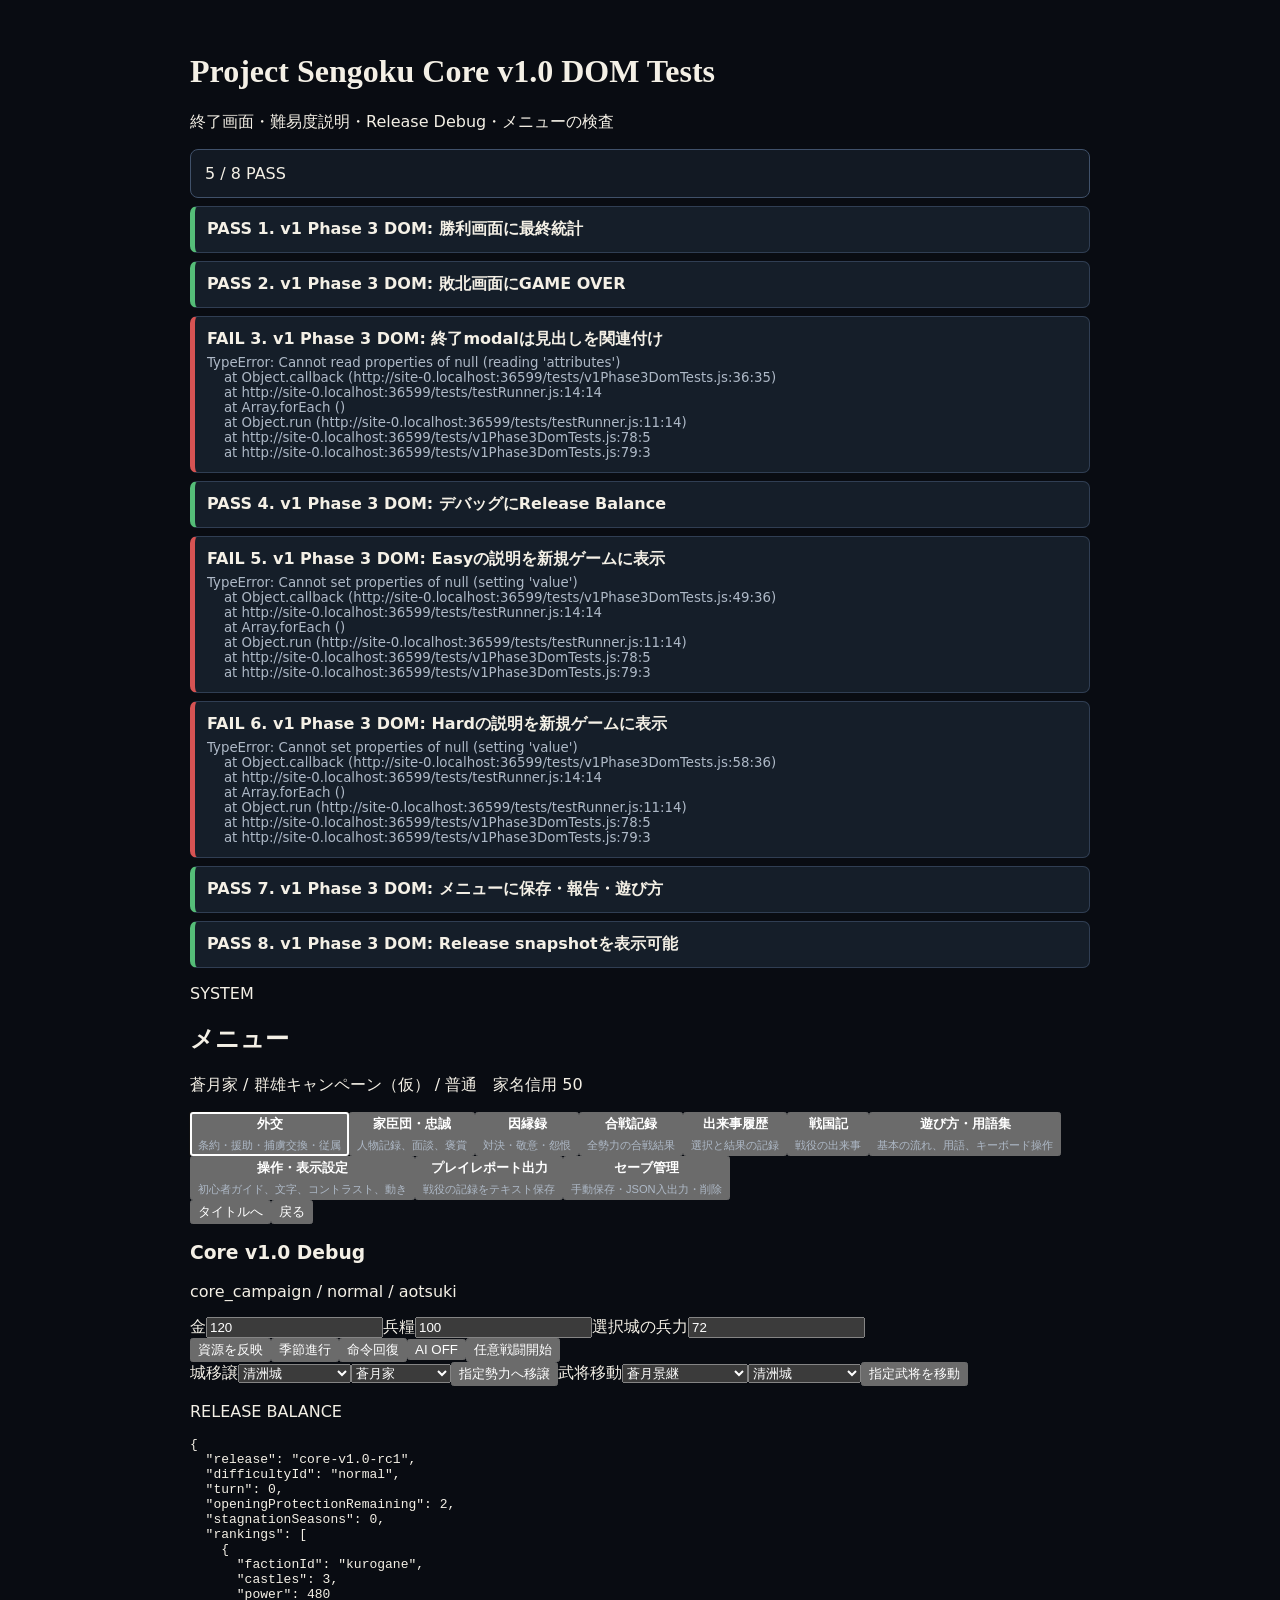
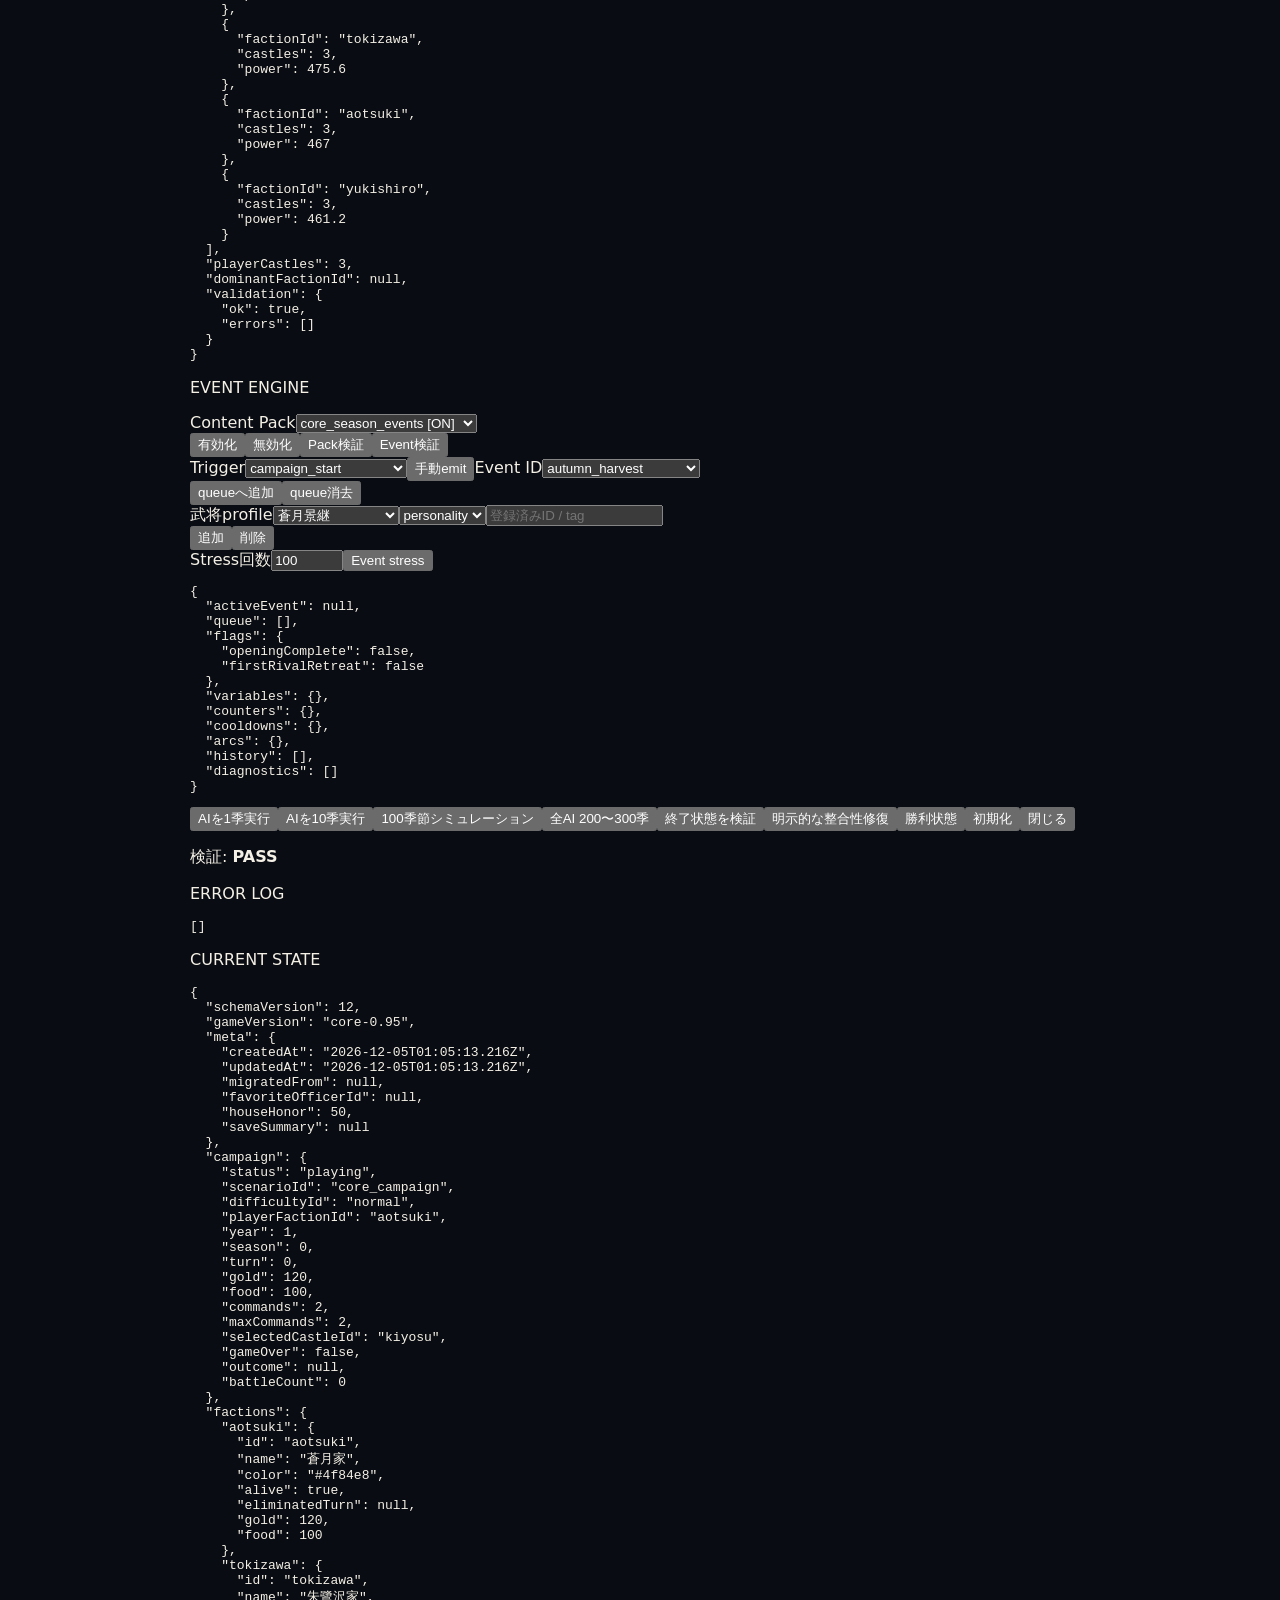
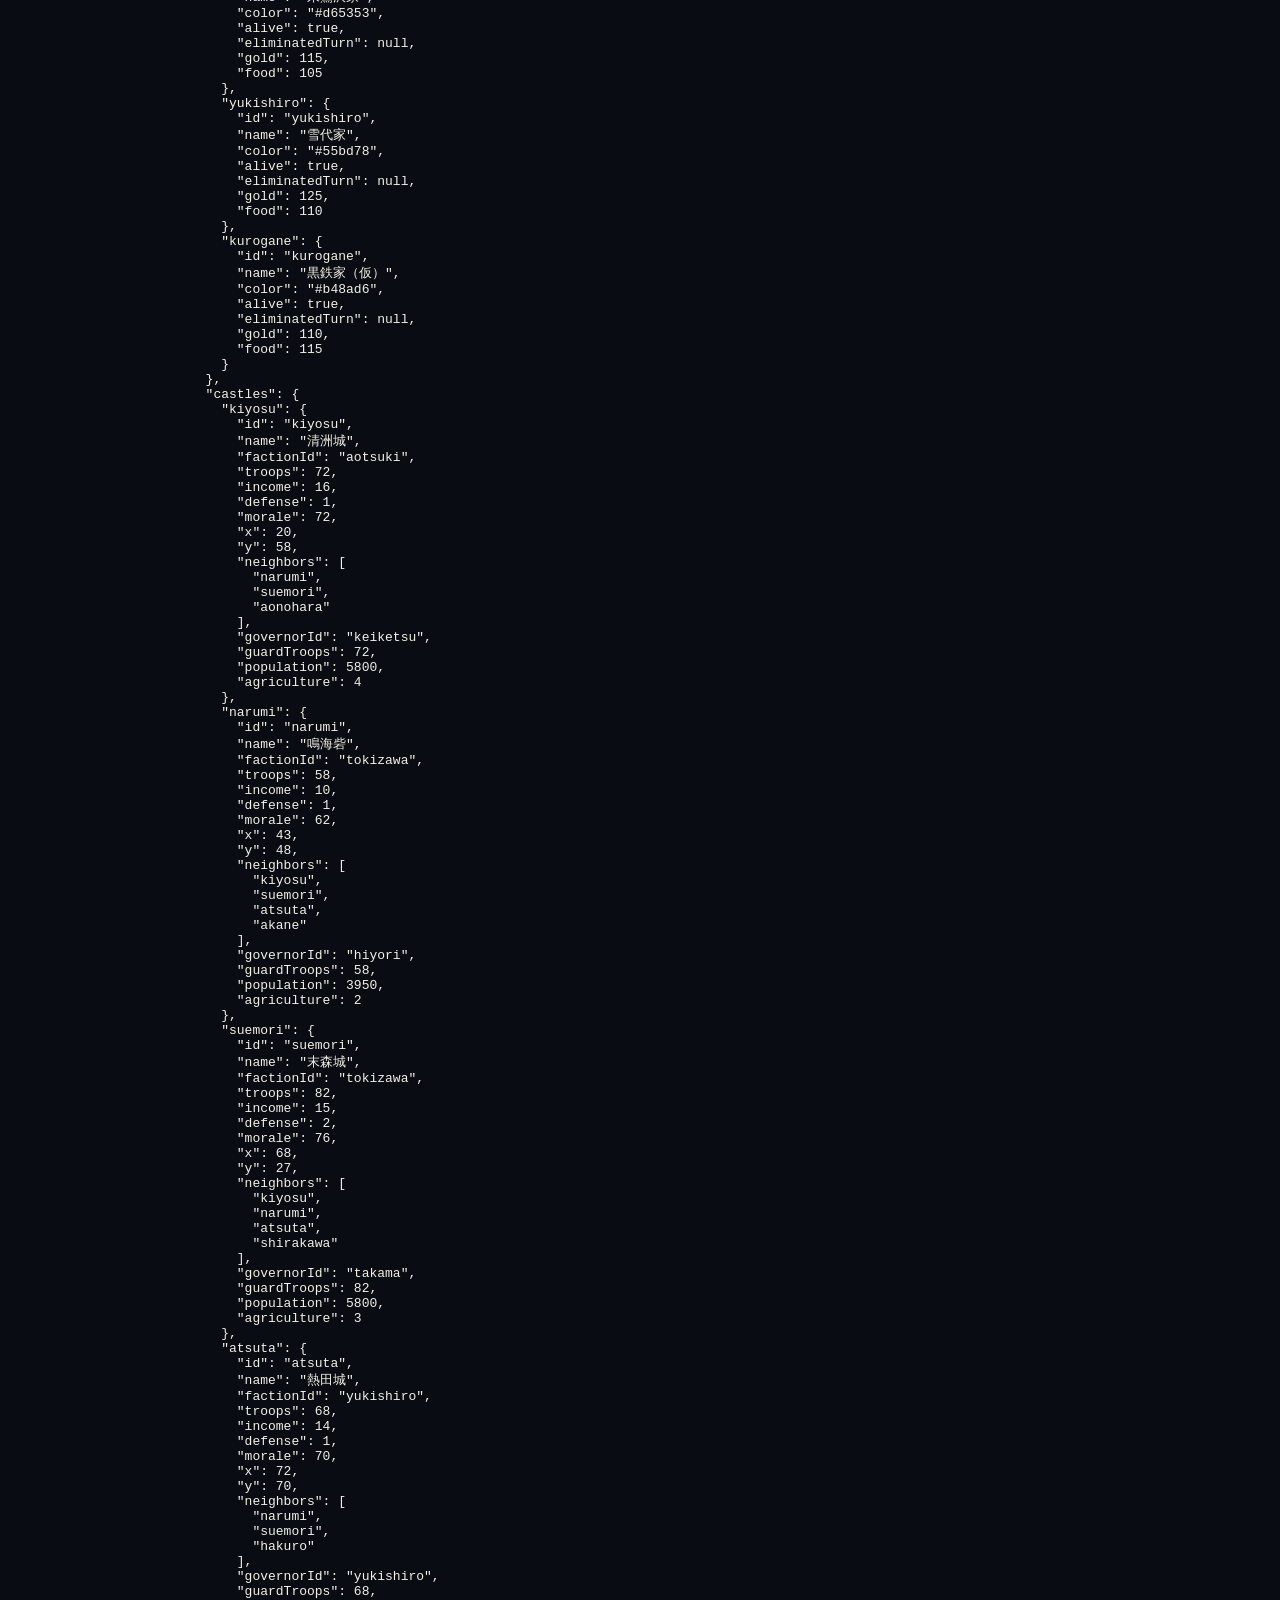
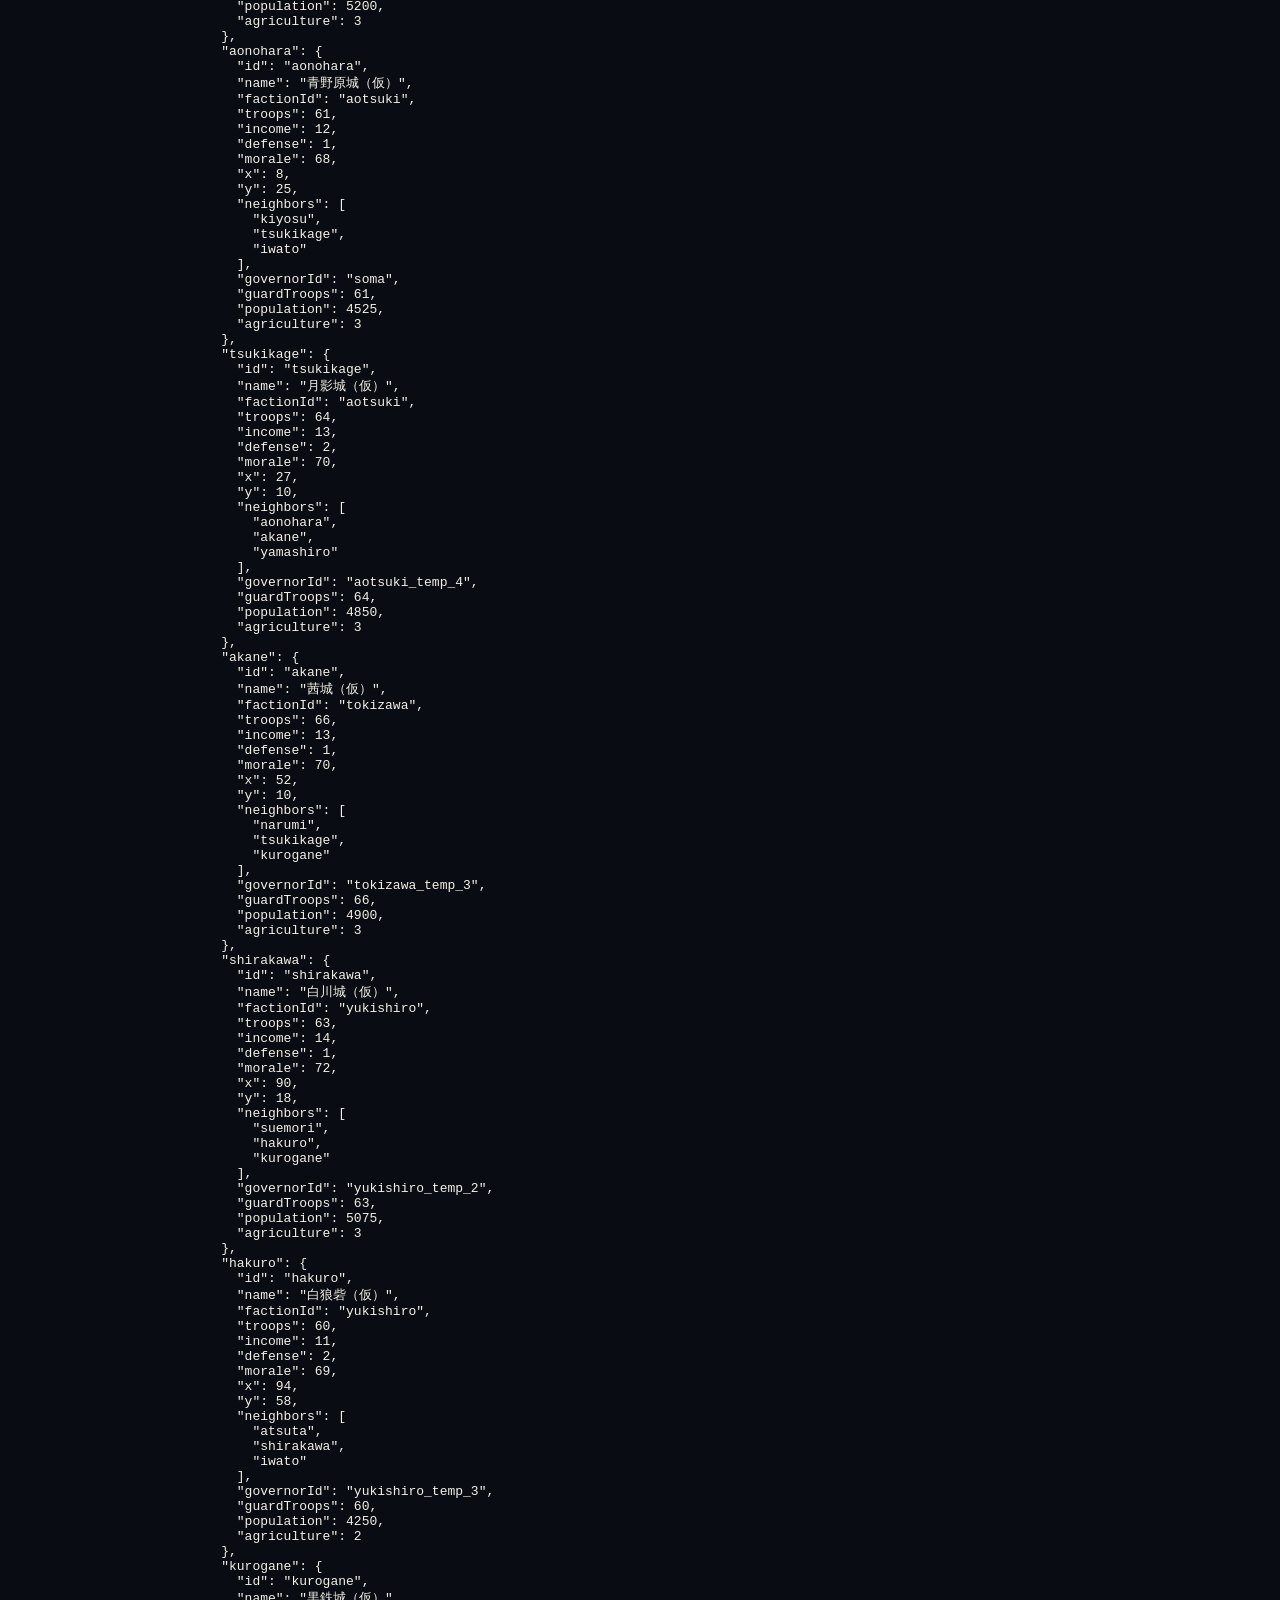
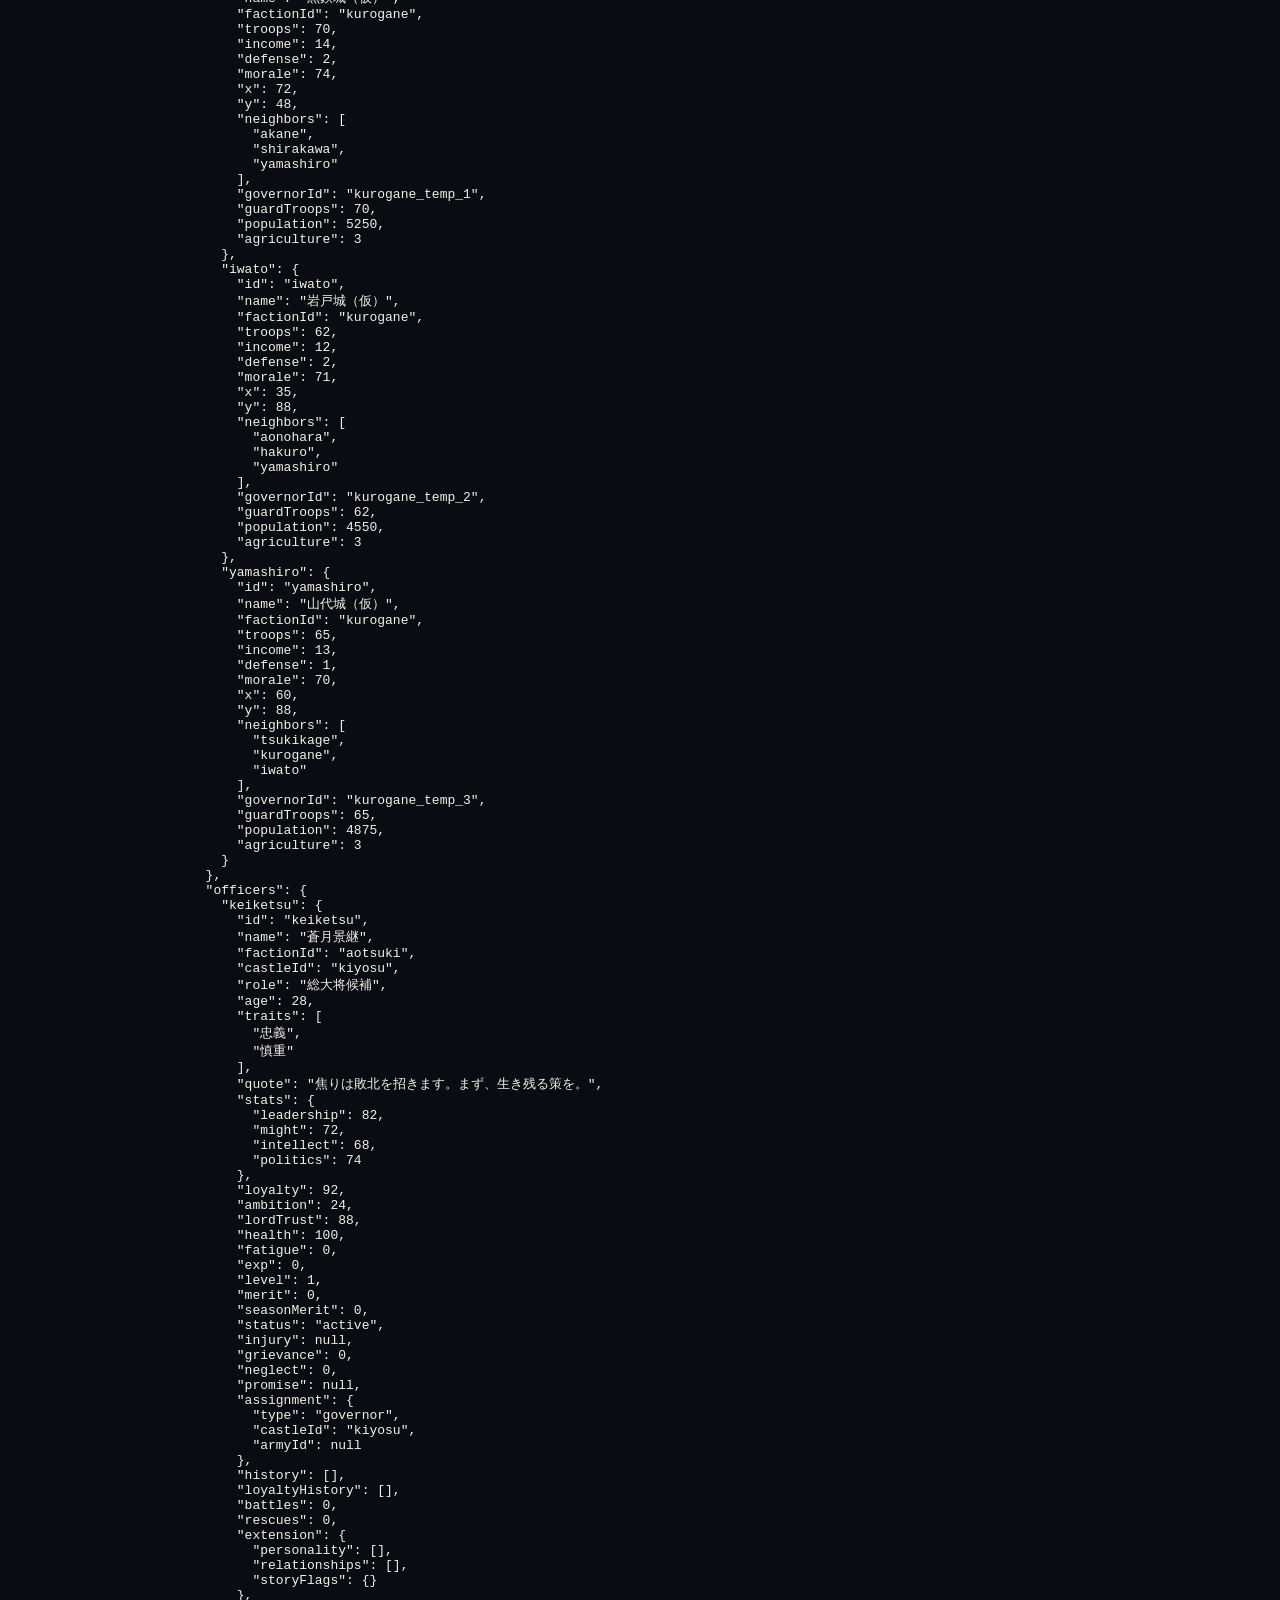
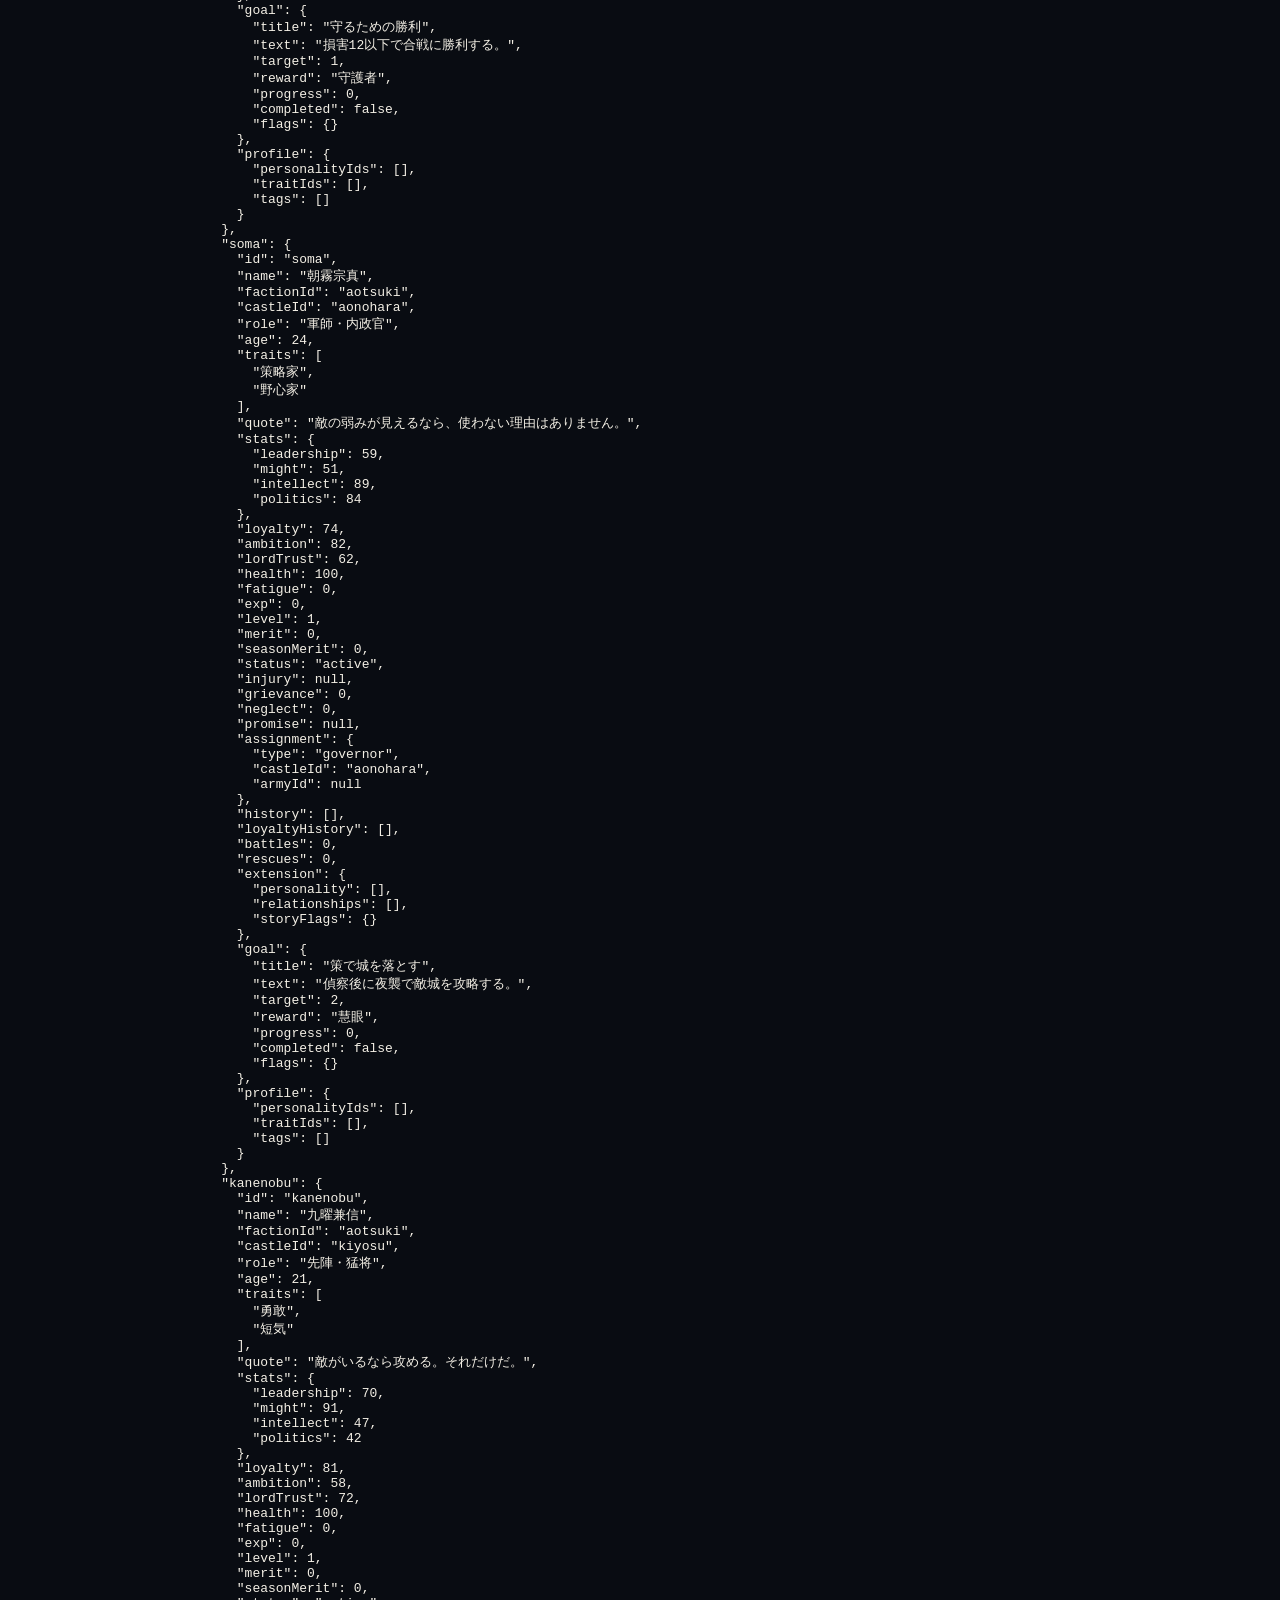
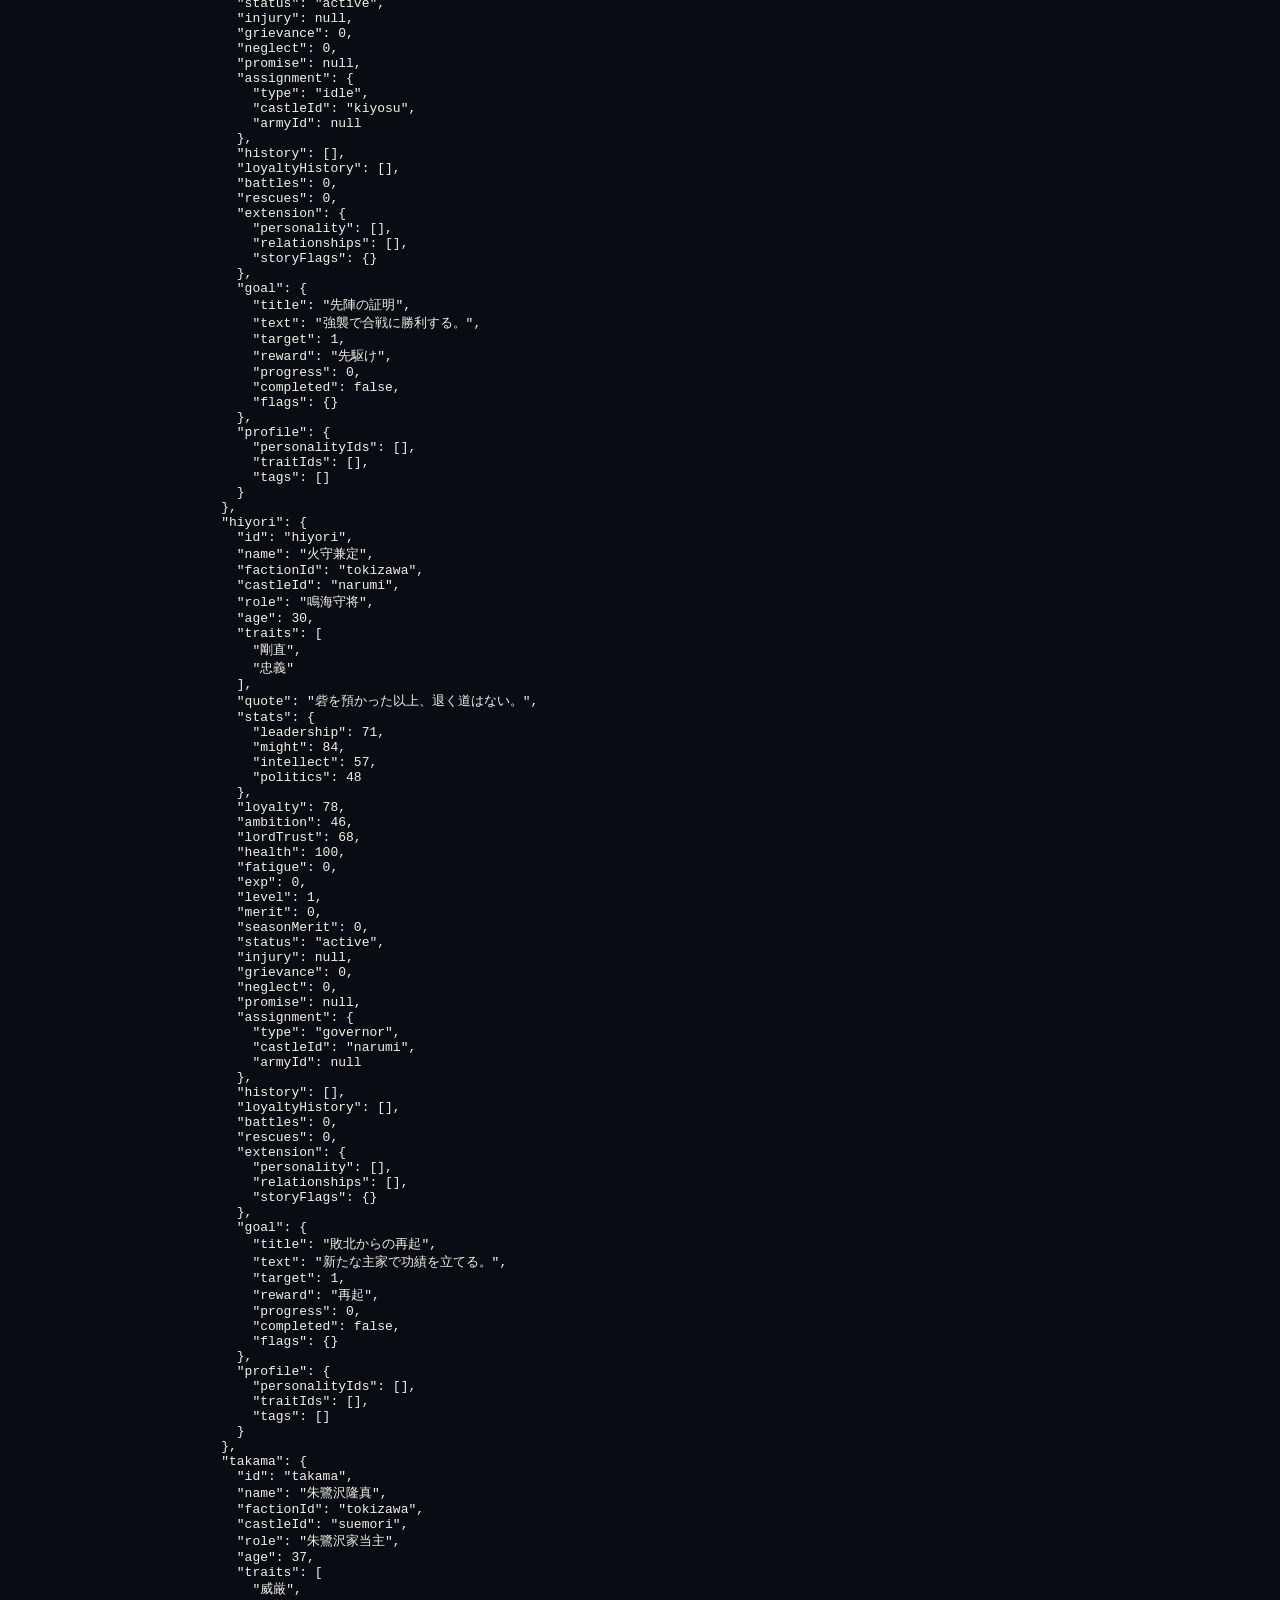
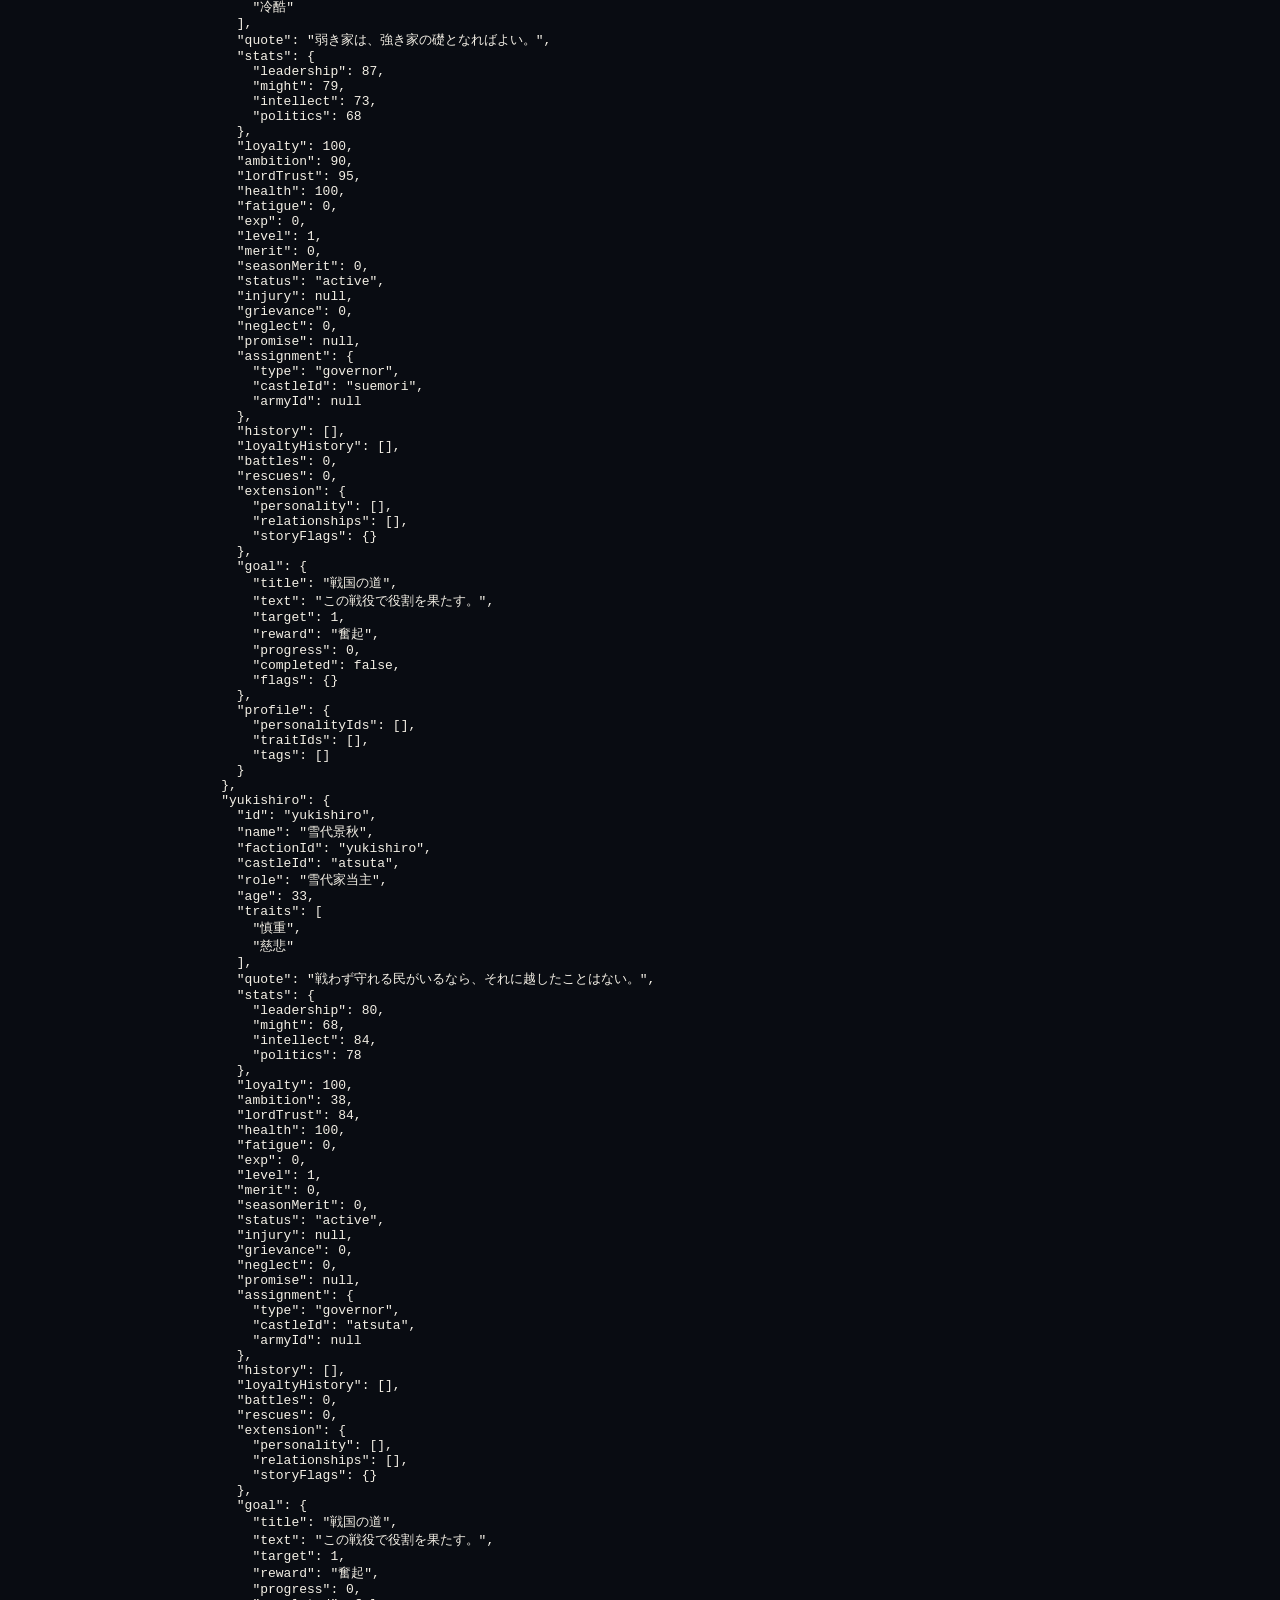
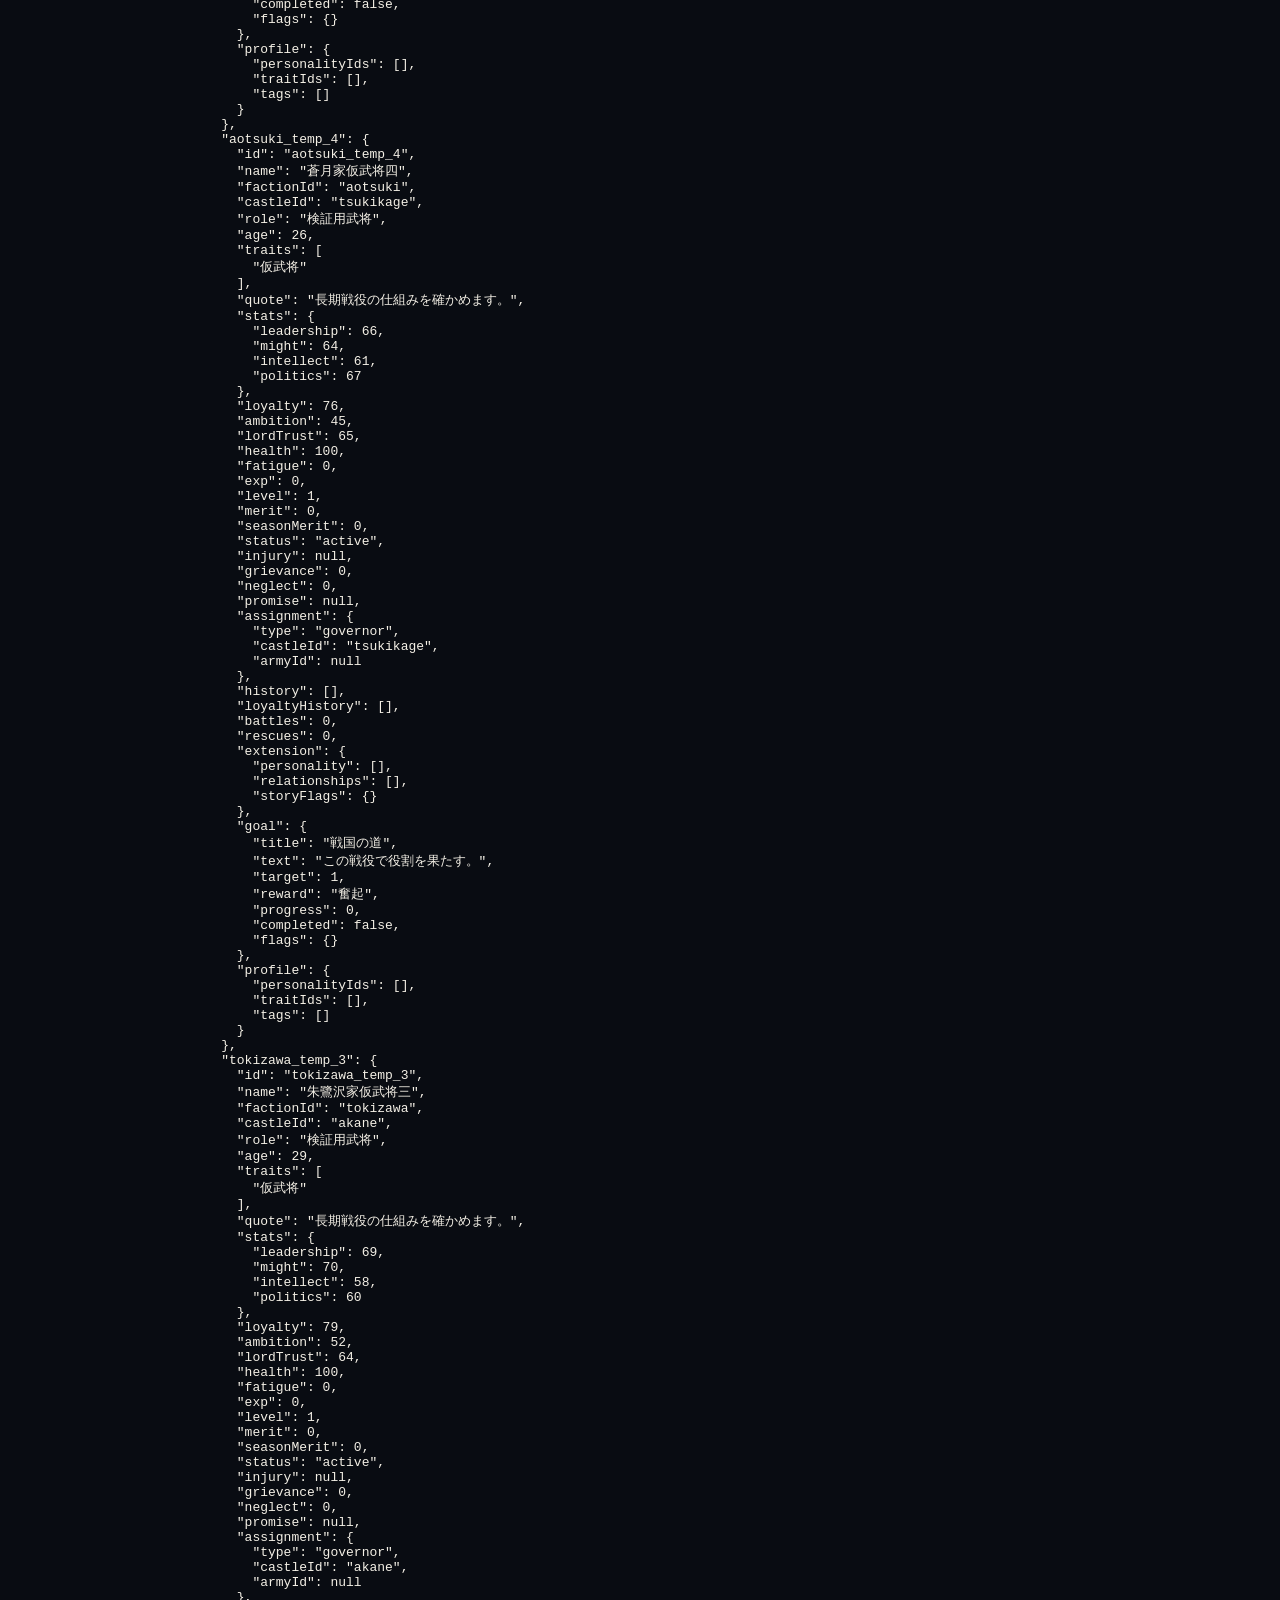
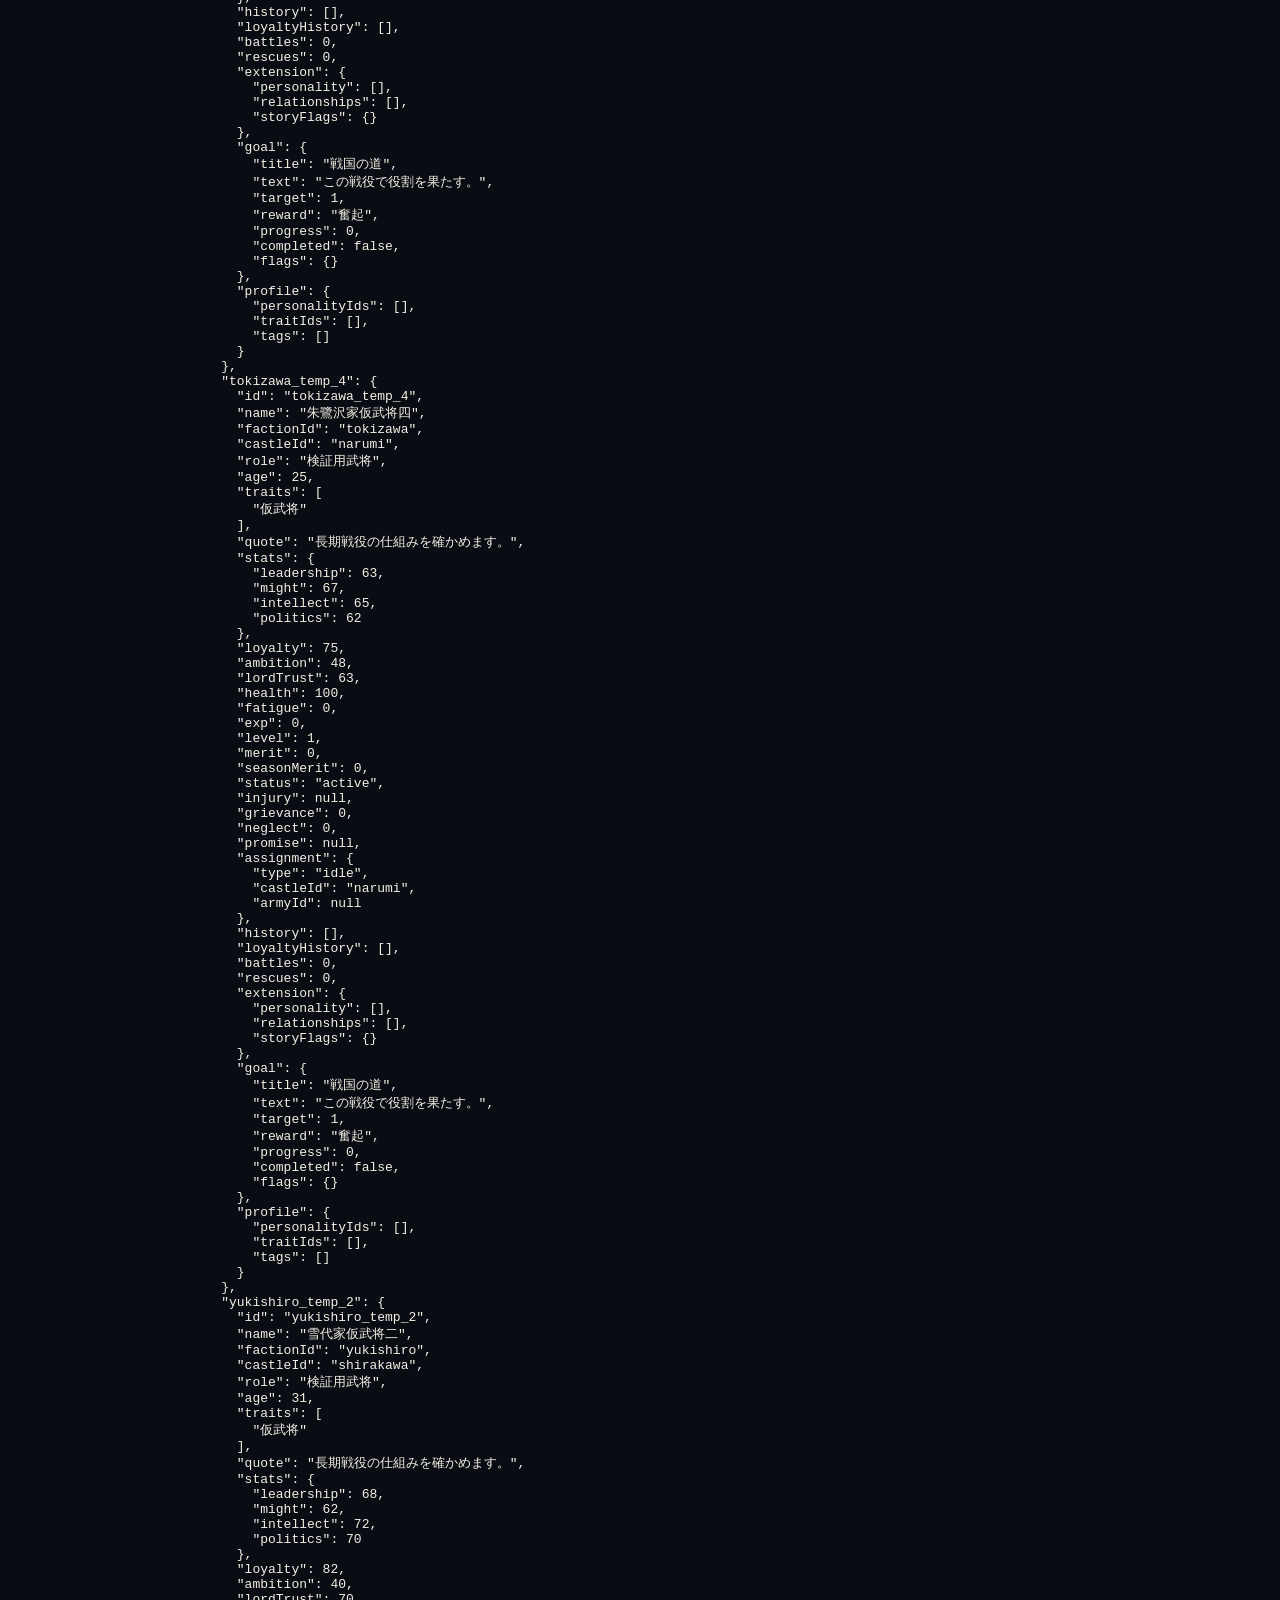
<file: tests/v1Phase3Test.html>
<!doctype html>
<html lang="ja">
<head>
  <meta charset="utf-8">
  <meta name="viewport" content="width=device-width,initial-scale=1">
  <title>Project Sengoku Core v1.0 DOM Tests</title>
  <style>
    :root { color-scheme: dark; font-family: system-ui,sans-serif; }
    body { max-width: 900px; margin: 0 auto; padding: 32px 18px; background: #090c12; color: #f4f0e6; }
    h1 { font-family: Georgia,"Yu Mincho",serif; }
    #summary { padding: 14px; border: 1px solid #40516a; border-radius: 8px; background: #121923; }
    .test { margin: 8px 0; padding: 12px; border-radius: 7px; background: #151e29; border: 1px solid #303e53; }
    .pass { border-left: 5px solid #55bd78; }
    .fail { border-left: 5px solid #d65353; }
    small { display: block; margin-top: 5px; color: #aeb9c7; white-space: pre-wrap; }
  </style>
  <script defer src="../src/namespace.js"></script>
  <script defer src="../src/config/constants.js"></script>
  <script defer src="../src/config/balance.js"></script>
  <script defer src="../src/data/factions.js"></script>
  <script defer src="../src/data/castles.js"></script>
  <script defer src="../src/data/castleTraits.js"></script>
  <script defer src="../src/data/officers.js"></script>
  <script defer src="../src/data/tactics.js"></script>
  <script defer src="../src/data/unitTypes.js"></script>
  <script defer src="../src/data/events.js"></script>
  <script defer src="../src/data/contentPacks.js"></script>
  <script defer src="../src/data/eventExtensions.js"></script>
  <script defer src="../src/data/difficulties.js"></script>
  <script defer src="../src/data/scenarios.js"></script>
  <script defer src="../src/data/diplomacy.js"></script>
  <script defer src="../src/state/schema.js"></script>
  <script defer src="../src/state/createInitialState.js"></script>
  <script defer src="../src/state/validateState.js"></script>
  <script defer src="../src/state/migrateState.js"></script>
  <script defer src="../src/systems/officerSystem.js"></script>
  <script defer src="../src/systems/unitSystem.js"></script>
  <script defer src="../src/systems/armySystem.js"></script>
  <script defer src="../src/systems/relationshipSystem.js"></script>
  <script defer src="../src/systems/loyaltySystem.js"></script>
  <script defer src="../src/systems/rivalrySystem.js"></script>
  <script defer src="../src/systems/eventSystem.js"></script>
  <script defer src="../src/systems/prisonerSystem.js"></script>
  <script defer src="../src/systems/diplomacySystem.js"></script>
  <script defer src="../src/systems/releaseSystem.js"></script>
  <script defer src="../src/systems/domesticSystem.js"></script>
  <script defer src="../src/systems/victorySystem.js"></script>
  <script defer src="../src/systems/siegeSystem.js"></script>
  <script defer src="../src/systems/battleSystem.js"></script>
  <script defer src="../src/systems/aiSystem.js"></script>
  <script defer src="../src/systems/turnSystem.js"></script>
  <script defer src="../src/systems/uxSystem.js"></script>
  <script defer src="../src/save/saveSystem.js"></script>
  <script defer src="../src/ui/dom.js"></script>
  <script defer src="../src/ui/uxGuide.js"></script>
  <script defer src="../src/ui/renderModals.js"></script>
  <script defer src="../src/ui/debugPanel.js"></script>
  <script defer src="testRunner.js"></script>
  <script defer src="v1Phase3DomTests.js"></script>
</head>
<body>
  <h1>Project Sengoku Core v1.0 DOM Tests</h1>
  <p>終了画面・難易度説明・Release Debug・メニューの検査</p>
  <div id="summary">テスト準備中…</div>
  <div id="results"></div>
  <div id="modalBackdrop" class="modal-backdrop hidden"><div class="modal"><div id="modalContent"></div></div></div>
  <aside id="debugPanel" class="debug-panel hidden"></aside>
</body>
</html>
</file>
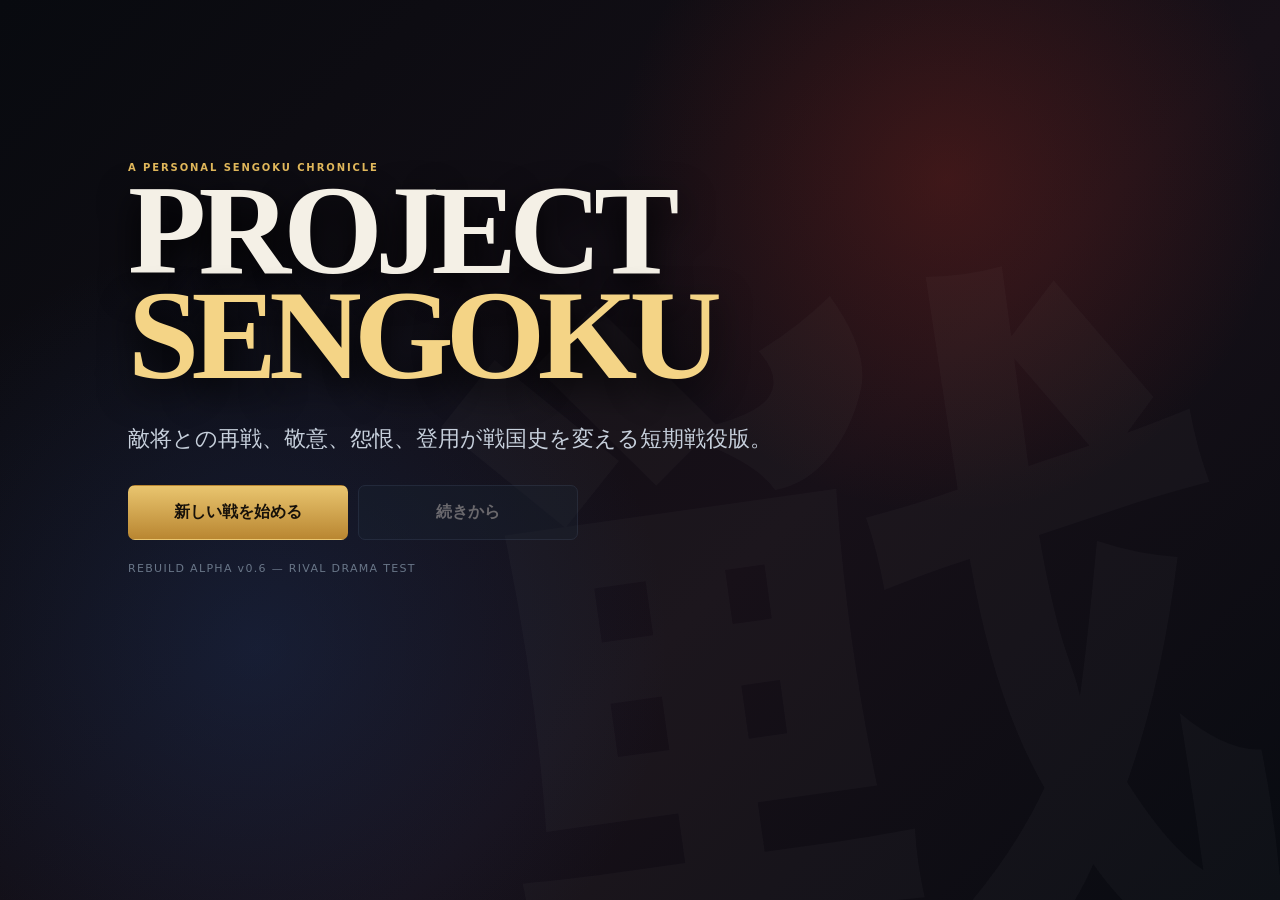
<file: Project_Sengoku_GitHub_Pages_Core_Phase7/legacy/index_v0_6.html>
<!doctype html>
<html lang="ja">
<head>
<meta charset="utf-8">
<meta name="viewport" content="width=device-width,initial-scale=1,viewport-fit=cover">
<meta name="theme-color" content="#090c12">
<title>Project Sengoku Rebuild Alpha v0.6</title>
<style>
:root{--bg:#090c12;--panel:#121923;--panel2:#192332;--line:#344257;--text:#f4f0e6;--muted:#9eaaba;--gold:#e2b95c;--gold2:#f4d486;--blue:#4f84e8;--red:#d65353;--green:#55bd78;--danger:#e37974;--shadow:0 22px 65px rgba(0,0,0,.43);font-family:"Hiragino Sans","Yu Gothic","Noto Sans JP",system-ui,sans-serif}
*{box-sizing:border-box}html,body{margin:0;min-height:100%;background:var(--bg);color:var(--text)}button,select{font:inherit}button{cursor:pointer}.screen{display:none;min-height:100vh}.screen.active{display:block}.hidden{display:none!important}.k{margin:0 0 5px;color:var(--gold);font-size:10px;font-weight:900;letter-spacing:.19em}.btn{border:1px solid transparent;border-radius:7px;padding:11px 16px;font-weight:900;transition:.15s}.btn:hover:not(:disabled){transform:translateY(-1px)}.btn:disabled{opacity:.38;cursor:not-allowed}.primary{background:linear-gradient(#e9c56f,#b98631);color:#17110a}.secondary{background:#192330;border-color:#3b4a60;color:var(--text)}.danger{background:#4a2327;border-color:#824047;color:#ffd9d6}.wide{width:100%}.panel{background:rgba(18,25,35,.97);border:1px solid #2e3b4f;border-radius:10px;box-shadow:var(--shadow)}
#title{position:relative;overflow:hidden;background:radial-gradient(circle at 74% 20%,rgba(160,43,31,.3),transparent 28%),radial-gradient(circle at 20% 72%,rgba(35,70,132,.28),transparent 34%),linear-gradient(135deg,#080a0f,#171018 60%,#080b11)}#title:after{content:"戦";position:absolute;right:3vw;bottom:-18vh;font:700 min(72vw,760px)/1 serif;color:rgba(255,255,255,.025);transform:rotate(-8deg)}.titlebox{position:relative;z-index:1;width:min(720px,calc(100vw - 40px));margin-left:clamp(25px,10vw,150px);padding-top:clamp(90px,18vh,185px)}h1{margin:0;font:700 clamp(64px,10vw,140px)/.82 Georgia,"Yu Mincho",serif;letter-spacing:-.06em;text-shadow:0 12px 35px #000}h1 span{color:var(--gold2)}.tag{margin:32px 0 28px;color:#c7d0dc;font-size:clamp(17px,2vw,22px);line-height:1.7}.titlebuttons{display:flex;gap:10px;flex-wrap:wrap}.titlebuttons .btn{min-width:220px;padding:16px 24px}.version{margin-top:22px;color:#697688;font-size:11px;letter-spacing:.12em}
.top{min-height:84px;padding:13px clamp(14px,3vw,42px);display:grid;grid-template-columns:1fr auto 44px;gap:18px;align-items:center;background:#0b1018;border-bottom:1px solid #283548}.top h2{margin:0;font:700 25px Georgia,"Yu Mincho",serif}.res{display:flex;gap:7px}.res div{min-width:72px;padding:8px 10px;background:#111925;border:1px solid #2d3a4e;border-radius:6px}.res span{display:block;color:var(--muted);font-size:9px}.res strong{font-size:16px}.icon{width:42px;height:42px;border:1px solid #36455b;background:#151e29;color:white;border-radius:7px;font-size:19px}.layout{display:grid;grid-template-columns:minmax(610px,1fr) 365px;grid-template-areas:"map side" "council side";gap:14px;padding:14px clamp(14px,3vw,42px) 30px;max-width:1540px;margin:0 auto}.head{min-height:65px;padding:13px 16px;display:flex;justify-content:space-between;align-items:center;border-bottom:1px solid #2b384b}.head h3{margin:0;font:700 22px Georgia,"Yu Mincho",serif}.map{grid-area:map;overflow:hidden}.side{grid-area:side;display:flex;flex-direction:column;min-height:690px}.council{grid-area:council}.goal{text-align:right}.goal span{display:block;color:var(--muted);font-size:9px}.goal strong{color:var(--gold2);font-size:14px}.maparea{position:relative;height:480px;overflow:hidden;background:radial-gradient(circle at 50% 45%,rgba(83,105,141,.15),transparent 45%),linear-gradient(145deg,#182332,#101722)}.maparea:before{content:"";position:absolute;inset:0;opacity:.3;background:linear-gradient(28deg,transparent 49%,rgba(255,255,255,.028) 50%,transparent 51%),linear-gradient(-28deg,transparent 49%,rgba(255,255,255,.02) 50%,transparent 51%);background-size:80px 80px}.roads{position:absolute;inset:0;width:100%;height:100%;pointer-events:none}.roads line{stroke:#6a7484;stroke-width:4;stroke-linecap:round;opacity:.65}.roads line.front{stroke:#b5904d;stroke-dasharray:10 8;opacity:.9}.castle{position:absolute;transform:translate(-50%,-50%);width:132px;padding:10px;border-radius:8px;color:white;background:#152033;border:2px solid currentColor;box-shadow:0 12px 25px rgba(0,0,0,.38);text-align:center}.castle.f0{color:#7caaff;background:rgba(23,43,78,.95)}.castle.f1{color:#f07d79;background:rgba(68,28,31,.95)}.castle.f2{color:#78d99a;background:rgba(24,67,45,.95)}.castle.sel{outline:3px solid #ffe2a0;outline-offset:5px}.castle.intel:after{content:"偵察済";position:absolute;right:-9px;top:-10px;padding:2px 5px;border-radius:10px;background:#243044;color:#f3d786;font-size:8px}.castle strong,.castle small{display:block}.castle small{margin-top:4px;color:#dce4ef;font-size:9px}.castle .fort{position:absolute;left:-6px;top:-9px;padding:2px 5px;border-radius:10px;background:#222d3c;color:#f0d386;font-size:8px}.note{position:absolute;left:15px;bottom:14px;max-width:430px;padding:10px 12px;background:rgba(7,11,17,.82);border:1px solid #35435a;border-radius:6px}.note span{color:var(--gold);font-size:10px;font-weight:900}.note p{margin:3px 0 0;color:#c5cfdb;font-size:11px;line-height:1.55}
.empty{padding:55px 25px;text-align:center;color:var(--muted)}.empty .seal{display:grid;place-items:center;width:70px;height:70px;margin:0 auto 12px;border:1px solid #506077;border-radius:50%;font:700 33px serif;color:var(--gold)}.castleinfo{padding:14px}.castlehead{display:flex;justify-content:space-between;align-items:flex-start}.castlehead h3{margin:0;font:700 27px Georgia,"Yu Mincho",serif}.badge{padding:5px 9px;border:1px solid #40516a;border-radius:16px;color:#b7c2d0;font-size:9px}.badge.enemy{border-color:#754147;color:#f1a09c}.statgrid{display:grid;grid-template-columns:1fr 1fr;gap:7px;margin:12px 0}.statgrid div{padding:9px 10px;background:#0c121a;border:1px solid #29364a;border-radius:6px}.statgrid span{color:var(--muted);font-size:9px}.statgrid strong{float:right}.governor{display:flex;gap:10px;align-items:center;padding:10px;background:#17212e;border:1px solid #344257;border-radius:7px}.avatar{display:grid;place-items:center;width:45px;height:45px;border:1px solid #56667d;border-radius:50%;font:700 22px serif;color:var(--gold)}.governor span{display:block;color:var(--muted);font-size:9px}.governor strong{font-size:15px}.smallstats{margin-top:2px;color:#b9c4d1;font-size:9px}.commands{display:grid;grid-template-columns:1fr 1fr;gap:7px;margin-top:10px}.cmd{min-height:66px;padding:8px;background:#16202c;border:1px solid #334258;border-radius:7px;color:white;text-align:left}.cmd strong,.cmd small{display:block}.cmd small{margin-top:3px;color:var(--muted);font-size:8px}.cmd.attack{border-color:#704047}.side-bottom{margin-top:auto;padding:0 14px 14px}.log{height:150px;overflow:auto;padding:9px;background:#080d13;border:1px solid #29374a;border-radius:6px;color:#cbd3df;font-size:10px;line-height:1.6}.log div{padding:3px 0;border-bottom:1px solid rgba(255,255,255,.035)}.good{color:#8cd7a8}.bad{color:#e9938e}.major{color:#f0cf7a;font-weight:800}.endturn{width:100%;margin-top:9px;padding:12px 15px;display:flex;justify-content:space-between;align-items:center;background:linear-gradient(#3b2d17,#241c10);border:1px solid #82642c;border-radius:7px;color:#f2ce76}.endturn span{font-size:9px}.endturn strong{font-size:15px}
.proposals{display:grid;grid-template-columns:repeat(3,1fr);gap:9px;padding:12px}.proposal{padding:11px;background:#151e29;border:1px solid #303e53;border-radius:7px}.proposal h4{margin:3px 0 6px;font:700 16px Georgia,"Yu Mincho",serif}.proposal p{min-height:45px;margin:0;color:#b8c3d1;font-size:10px;line-height:1.5}.proposal button{width:100%;margin-top:9px;padding:8px;border:1px solid #46566e;border-radius:6px;background:#202b3a;color:white;font-weight:900;font-size:10px}.officerline{display:flex;align-items:center;gap:8px;margin-top:8px}.officerline i{display:grid;place-items:center;width:27px;height:27px;border:1px solid #526078;border-radius:50%;font:700 13px serif;color:var(--gold)}.officerline span{color:#aeb9c7;font-size:9px}
.modalbg{position:fixed;inset:0;z-index:30;display:grid;place-items:center;padding:18px;background:rgba(0,0,0,.76);backdrop-filter:blur(5px)}.modal{position:relative;width:min(720px,100%);max-height:92vh;overflow:auto;padding:25px;background:#121923;border:1px solid #45536a;border-radius:10px;box-shadow:0 30px 100px #000}.close{position:absolute;right:10px;top:9px;width:34px;height:34px;border:none;background:transparent;color:#a4b0c1;font-size:25px}.modal h2{margin:0 0 10px;font:700 29px Georgia,"Yu Mincho",serif}.modal p{color:#bdc7d4;line-height:1.72}.modalactions{display:flex;justify-content:flex-end;gap:8px;margin-top:17px;flex-wrap:wrap}.choices{display:grid;gap:8px;margin-top:12px}.choice{padding:12px;background:#17212e;border:1px solid #35445a;border-radius:7px;color:white;text-align:left}.choice strong,.choice small{display:block}.choice small{margin-top:4px;color:#aeb9c7;font-size:9px}.field{display:block;margin:11px 0}.field span{display:block;margin-bottom:5px;color:var(--muted);font-size:9px}.field select{width:100%;padding:11px;background:#0f1620;color:white;border:1px solid #35445a;border-radius:6px}.forecast{padding:12px;background:#0b1119;border:1px solid #334156;border-radius:7px;color:#c6d0dc;font-size:11px;line-height:1.65}.forecast b{display:block;color:var(--gold2);font-size:20px}.battlelog{height:255px;overflow:auto;padding:10px;background:#080d13;border:1px solid #2d3a4d;border-radius:7px;color:#cbd4df;font-size:11px;line-height:1.75}.battlelog div{padding:4px 0;border-bottom:1px solid rgba(255,255,255,.04)}.bars>div{margin-bottom:12px}.bars span{display:block;margin-bottom:4px;color:#b8c3d1;font-size:10px}.bar{height:14px;background:#0a1018;border:1px solid #2f3c50;border-radius:10px;overflow:hidden}.bar i{display:block;width:100%;height:100%;background:linear-gradient(90deg,#3766b5,#6da0ff);transition:width .5s}.bar.enemy i{background:linear-gradient(90deg,#9b3434,#ea6f6a)}.chron{padding:9px 0;border-bottom:1px solid #2c394c}.chron span{color:var(--gold);font-size:9px}.chron p{margin:4px 0 0}.offrow{display:grid;grid-template-columns:1.4fr repeat(4,.55fr);gap:5px;align-items:center;padding:9px 7px;border-bottom:1px solid #2b3749;font-size:10px}.offrow b{font-size:12px}.prisoner{padding:12px;background:#17212e;border:1px solid #35445a;border-radius:7px}.toast{position:fixed;left:50%;bottom:24px;z-index:50;transform:translate(-50%,15px);opacity:0;padding:10px 16px;background:#202a38;border:1px solid #4b5c73;border-radius:6px;transition:.2s}.toast.show{transform:translate(-50%,0);opacity:1}
@media(max-width:1050px){.top{grid-template-columns:1fr 44px}.res{grid-column:1/3;overflow:auto}.layout{grid-template-columns:1fr;grid-template-areas:"map" "side" "council"}.side{min-height:auto}.proposals{grid-template-columns:1fr}.maparea{height:430px}}@media(max-width:620px){.titlebox{margin-left:20px;padding-top:85px}.res div{min-width:68px}.maparea{height:390px}.castle{width:105px;padding:8px}.castle strong{font-size:12px}.commands{grid-template-columns:1fr 1fr}.offrow{grid-template-columns:1.4fr repeat(2,.7fr)}.offrow span:nth-child(n+4){display:none}}

/* v0.3 武将ドラマ強化 */
.officerline.clickable{padding:8px;border:1px solid transparent;border-radius:7px;cursor:pointer;transition:.15s}
.officerline.clickable:hover{background:#202b3a;border-color:#45566f}
.favorite-star{color:#f1cf72;margin-right:3px}.merit-pill{display:inline-block;margin-left:5px;padding:2px 6px;border:1px solid #66532f;border-radius:12px;color:#f1cf72;font-size:8px}
.person-hero{display:grid;grid-template-columns:82px 1fr;gap:15px;align-items:center;padding:14px;background:linear-gradient(135deg,#1b2736,#101722);border:1px solid #3a4960;border-radius:9px}
.person-portrait{display:grid;place-items:center;width:82px;height:82px;border:1px solid #69778c;border-radius:50%;font:700 38px serif;color:var(--gold);background:#0c121a}
.person-hero h2{margin:0 0 5px}.person-sub{color:#aeb9c7;font-size:10px}.person-quote{margin:8px 0 0!important;color:#d6dce5!important;font-family:Georgia,"Yu Mincho",serif}
.person-grid{display:grid;grid-template-columns:repeat(4,1fr);gap:7px;margin:12px 0}.person-grid div{padding:10px;background:#0c121a;border:1px solid #2e3b4f;border-radius:6px;text-align:center}.person-grid span{display:block;color:#94a1b2;font-size:8px}.person-grid strong{font-size:18px}
.goal-card{padding:13px;margin-top:10px;background:#171d18;border:1px solid #4b6047;border-radius:7px}.goal-card.done{background:#1d2114;border-color:#8a7434}.goal-card span{color:#9eaa94;font-size:9px}.goal-card strong{display:block;margin:4px 0;color:#e9d589}.goal-progress{height:7px;margin-top:8px;background:#0b100d;border-radius:8px;overflow:hidden}.goal-progress i{display:block;height:100%;background:linear-gradient(90deg,#6b8b5e,#d5bd5e)}
.relation-list,.history-list{margin-top:12px}.relation-row{display:flex;justify-content:space-between;padding:8px 10px;border-bottom:1px solid #2d394b}.relation-row span{color:#aeb9c7;font-size:10px}.relation-row strong{color:#f1cf72}.history-entry{padding:8px 0;border-bottom:1px solid #2d394b;color:#c7d0dc;font-size:10px;line-height:1.55}
.review-list{display:grid;gap:8px;margin-top:13px}.review-choice{display:grid;grid-template-columns:1fr auto;gap:10px;align-items:center;padding:12px;background:#17212e;border:1px solid #35445a;border-radius:7px}.review-choice h4{margin:0 0 4px;font-family:Georgia,"Yu Mincho",serif}.review-choice p{margin:0!important;font-size:10px}.review-choice .btn{white-space:nowrap}.review-merit{color:#f1cf72;font-weight:900}
.ending-roster{display:grid;gap:8px;margin:12px 0}.ending-officer{display:grid;grid-template-columns:1fr auto;gap:8px;padding:11px;background:#151e29;border:1px solid #344257;border-radius:7px}.ending-officer strong{font-family:Georgia,"Yu Mincho",serif}.ending-officer small{display:block;margin-top:4px;color:#aeb9c7}.ending-officer b{color:#f1cf72}
@media(max-width:620px){.person-grid{grid-template-columns:1fr 1fr}.person-hero{grid-template-columns:62px 1fr}.person-portrait{width:62px;height:62px}.review-choice{grid-template-columns:1fr}.review-choice .btn{width:100%}}


.battle-council{display:grid;grid-template-columns:1fr 1fr;gap:9px;margin:12px 0}.battle-voice{padding:10px;background:#151e2a;border:1px solid #344257;border-radius:7px}.battle-voice span{display:block;color:var(--gold);font-size:9px;font-weight:900}.battle-voice p{margin:5px 0 0;color:#c6d0dc;font-size:10px;line-height:1.6}.battle-phase{display:flex;gap:5px;margin:0 0 12px}.battle-phase i{flex:1;height:5px;border-radius:4px;background:#293649}.battle-phase i.on{background:linear-gradient(90deg,#b98631,#f0ce79)}.decision-box{margin-top:12px;padding:14px;background:linear-gradient(145deg,#211b13,#111925);border:1px solid #765b2c;border-radius:8px}.decision-box h3{margin:2px 0 7px;font:700 21px Georgia,"Yu Mincho",serif}.decision-box>p{margin:0 0 10px;color:#d4c9b1}.decision-grid{display:grid;gap:7px}.decision-choice{padding:11px;background:#17212e;border:1px solid #43536a;border-radius:7px;color:white;text-align:left}.decision-choice:hover{border-color:#d1a950}.decision-choice strong,.decision-choice small{display:block}.decision-choice small{margin-top:4px;color:#aeb9c7;font-size:9px;line-height:1.5}.battle-moment{margin:10px 0;padding:10px;background:#131d29;border-left:3px solid var(--gold);color:#d6dde7;font-size:11px;line-height:1.7}.conversation{margin-top:12px;padding:13px;background:#101722;border:1px solid #35445a;border-radius:7px}.conversation span{display:block;color:var(--gold);font-size:9px;font-weight:900}.conversation p{margin:5px 0;color:#d1d9e4}.injury-light{color:#efba79}.injury-heavy{color:#ed7772;font-weight:900}.battle-report{padding:12px;margin-top:8px;background:#141e2a;border:1px solid #344257;border-radius:7px}.battle-report h4{margin:0 0 5px;font:700 17px Georgia,"Yu Mincho",serif}.battle-report small{color:#a9b5c4}.battle-report p{margin:7px 0 0;font-size:10px}.report-actions{display:flex;gap:8px;justify-content:flex-end;margin-top:14px;flex-wrap:wrap}.status-injury{display:inline-block;margin-left:5px;padding:2px 6px;border-radius:10px;background:#47262a;color:#f4b1ad;font-size:8px}.deputy-note{margin-top:8px;color:#8fd0aa;font-size:9px}.battle-memory{padding:10px;margin-top:10px;background:#201b13;border:1px solid #5d4c2c;border-radius:7px;color:#f0d79c;font-size:11px;line-height:1.7}
@media(max-width:620px){.battle-council{grid-template-columns:1fr}}


/* v0.5 忠誠ドラマ */
.loyalty-card{margin-top:12px;padding:13px;background:linear-gradient(135deg,#171d28,#111721);border:1px solid #3a465b;border-radius:8px}
.loyalty-head{display:flex;justify-content:space-between;align-items:center;gap:10px}.loyalty-head strong{font:700 18px Georgia,"Yu Mincho",serif}.loyalty-risk{padding:4px 8px;border-radius:14px;border:1px solid #526178;font-size:9px}.risk-stable{color:#8ed5aa;border-color:#37684a}.risk-watch{color:#efd17f;border-color:#725d2d}.risk-danger{color:#ee9b94;border-color:#7b3f42}.risk-critical{color:#ffcbc7;background:#4a2024;border-color:#9d4b52}.loyalty-meter{height:9px;margin:9px 0;background:#090e15;border:1px solid #2e3a4d;border-radius:9px;overflow:hidden}.loyalty-meter i{display:block;height:100%;background:linear-gradient(90deg,#b63f45,#e0b95c 48%,#55bd78);transition:width .25s}.loyalty-reasons{margin:7px 0 0!important;color:#aeb9c7!important;font-size:10px!important}.promise-box{margin-top:9px;padding:9px;border:1px solid #705a2e;border-radius:6px;background:#251f13;color:#e8ce8b;font-size:10px;line-height:1.6}.loyalty-actions{display:grid;grid-template-columns:repeat(3,1fr);gap:7px;margin-top:10px}.loyalty-actions .btn{padding:9px 7px;font-size:9px}.loyalty-list{display:grid;gap:8px}.loyalty-row{padding:12px;background:#151e2a;border:1px solid #303e53;border-radius:7px}.loyalty-row-top{display:flex;justify-content:space-between;gap:10px}.loyalty-row h4{margin:0;font:700 17px Georgia,"Yu Mincho",serif}.loyalty-row small{display:block;margin-top:4px;color:#9facbd}.loyalty-row-actions{display:flex;gap:6px;margin-top:9px;flex-wrap:wrap}.incident{padding:13px;background:#191d27;border-left:3px solid #e0b95c;border-radius:4px}.incident p{margin:6px 0}.warning-text{color:#edaaa4!important}.honor-pill{display:inline-block;padding:3px 7px;border:1px solid #6c5930;border-radius:13px;color:#e9ca7a;font-size:9px}.negotiation{padding:12px;background:#151e29;border:1px solid #344257;border-radius:7px}.negotiation-option{margin-top:8px;padding:10px;background:#101720;border:1px solid #334156;border-radius:6px}.negotiation-option strong,.negotiation-option small{display:block}.negotiation-option small{margin-top:3px;color:#aeb8c6;font-size:9px}.trend-up{color:#78d99a}.trend-down{color:#ee938d}
@media(max-width:620px){.loyalty-actions{grid-template-columns:1fr}.loyalty-row-top{flex-direction:column}}


/* v0.6 宿敵ドラマ */
.rival-preview{margin:10px 0 12px;padding:12px;background:linear-gradient(135deg,#231a18,#111925);border:1px solid #735044;border-radius:8px}
.rival-preview .rival-head{display:flex;justify-content:space-between;gap:10px;align-items:center}.rival-preview h4{margin:0;font:700 17px Georgia,"Yu Mincho",serif}.rival-preview p{margin:5px 0 0;color:#d3c4bd;font-size:10px;line-height:1.6}
.rival-state{display:inline-block;padding:3px 8px;border-radius:13px;border:1px solid #69544b;font-size:9px}.rival-new{color:#bdc8d5;border-color:#526176}.rival-feud{color:#f19a94;border-color:#87464a}.rival-respect{color:#efd285;border-color:#7b6530}.rival-fate{color:#f5c3a3;background:#4a2820;border-color:#995644}.rival-allied{color:#91d7ad;border-color:#3f7754}
.rival-card{margin:10px 0;padding:12px;background:#151d29;border:1px solid #3b4a60;border-radius:8px}.rival-card h4{margin:0 0 5px;font:700 17px Georgia,"Yu Mincho",serif}.rival-card p{margin:4px 0;color:#b9c4d1;font-size:10px;line-height:1.6}.rival-meters{display:grid;grid-template-columns:1fr 1fr;gap:8px;margin-top:9px}.rival-meter{padding:8px;background:#0d131c;border:1px solid #2f3d50;border-radius:6px}.rival-meter span{display:block;color:#9eabbc;font-size:8px}.rival-meter strong{font-size:16px}.rival-memory{padding:7px 0;border-bottom:1px solid #2b3749;color:#c6d0dc;font-size:10px;line-height:1.55}.rival-treatment{display:grid;gap:8px;margin-top:12px}.rival-option{padding:11px;background:#111925;border:1px solid #35445a;border-radius:7px}.rival-option strong,.rival-option small{display:block}.rival-option small{margin:4px 0 8px;color:#aeb9c7;font-size:9px;line-height:1.5}.rival-badge{display:inline-block;margin-left:5px;padding:2px 6px;border:1px solid #6b5144;border-radius:12px;color:#e7b99f;font-size:8px}.rival-report{color:#e8c27b!important}.vengeance{color:#ef9d97!important}

</style>
</head>
<body>
<section id="title" class="screen active"><div class="titlebox"><p class="k">A PERSONAL SENGOKU CHRONICLE</p><h1>PROJECT<br><span>SENGOKU</span></h1><p class="tag">敵将との再戦、敬意、怨恨、登用が戦国史を変える短期戦役版。</p><div class="titlebuttons"><button id="newBtn" class="btn primary">新しい戦を始める</button><button id="continueBtn" class="btn secondary">続きから</button></div><p class="version">REBUILD ALPHA v0.6 — RIVAL DRAMA TEST</p></div></section>
<section id="game" class="screen"><header class="top"><div><p class="k" id="dateKicker">永禄元年</p><h2 id="seasonLabel">春・軍議</h2></div><div class="res"><div><span>所持城</span><strong id="castleCount">1 / 4</strong></div><div><span>金</span><strong id="gold">120</strong></div><div><span>兵糧</span><strong id="food">100</strong></div><div><span>総兵力</span><strong id="army">72</strong></div><div><span>命令</span><strong id="commands">2 / 2</strong></div></div><button id="menuBtn" class="icon">☰</button></header>
<main class="layout"><section class="map panel"><div class="head"><div><p class="k">OWARI SHORT CAMPAIGN</p><h3>尾張戦線</h3></div><div class="goal"><span>勝利条件</span><strong id="goalText">鳴海砦を攻略する</strong></div></div><div id="mapArea" class="maparea"><svg id="roads" class="roads" viewBox="0 0 1000 480" preserveAspectRatio="none"></svg><div id="castleLayer"></div><div class="note"><span>軍情報告</span><p id="mapNote">清洲城ただ一城から、蒼月家の再起が始まります。</p></div></div></section>
<aside class="side panel"><div class="head"><div><p class="k">CASTLE & RETAINERS</p><h3>城と家臣</h3></div><button id="chronBtn" class="textbtn">戦国記</button></div><div id="sideContent"></div><div class="side-bottom"><p class="k">軍議記録</p><div id="log" class="log"></div><button id="endTurnBtn" class="endturn"><span>今季の命令を終了</span><strong>季節を進める</strong></button></div></aside>
<section class="council panel"><div class="head"><div><p class="k">RETAINER PROPOSALS</p><h3 id="councilTitle">最初の一手</h3></div><span id="phaseBadge" class="badge">初陣前</span></div><div id="proposalList" class="proposals"></div></section></main></section>
<div id="modalBg" class="modalbg hidden"><div class="modal"><button id="closeModal" class="close">×</button><div id="modalContent"></div></div></div><div id="toast" class="toast"></div>
<script>
(()=>{"use strict";
const KEY="ps_rebuild_alpha_v06_rival_drama";
const OLD_KEY="ps_rebuild_alpha_v05_loyalty_drama";
const OLDER_KEY="ps_rebuild_alpha_v04_battle_drama";
const LEGACY_KEY="ps_rebuild_alpha_v03_retainer_drama";
const ANCIENT_KEY="ps_rebuild_alpha_v02_short_campaign";
const SEASONS=["春","夏","秋","冬"];
const FACTIONS=[{name:"蒼月家",color:"#4f84e8"},{name:"朱鷺沢家",color:"#d65353"},{name:"雪代家",color:"#55bd78"}];
const BASE_CASTLES=[
{id:"kiyosu",name:"清洲城",owner:0,troops:72,income:16,defense:1,morale:72,x:22,y:67,neighbors:["narumi","suemori"],governorId:"keiketsu"},
{id:"narumi",name:"鳴海砦",owner:1,troops:58,income:10,defense:1,morale:62,x:52,y:51,neighbors:["kiyosu","suemori","atsuta"],governorId:"hiyori"},
{id:"suemori",name:"末森城",owner:1,troops:82,income:15,defense:2,morale:76,x:76,y:25,neighbors:["kiyosu","narumi","atsuta"],governorId:"takama"},
{id:"atsuta",name:"熱田城",owner:2,troops:68,income:14,defense:1,morale:70,x:80,y:76,neighbors:["narumi","suemori"],governorId:"yukishiro"}
];
const BASE_OFFICERS=[
{id:"keiketsu",name:"蒼月景継",faction:0,castleId:"kiyosu",role:"総大将候補",age:28,traits:["忠義","慎重"],quote:"焦りは敗北を招きます。まず、生き残る策を。",stats:{leadership:82,might:72,intellect:68,politics:74},loyalty:92,health:100,fatigue:0,exp:0,level:1,status:"active",history:[]},
{id:"soma",name:"朝霧宗真",faction:0,castleId:"kiyosu",role:"軍師・内政官",age:24,traits:["策略家","野心家"],quote:"敵の弱みが見えるなら、使わない理由はありません。",stats:{leadership:59,might:51,intellect:89,politics:84},loyalty:74,health:100,fatigue:0,exp:0,level:1,status:"active",history:[]},
{id:"kanenobu",name:"九曜兼信",faction:0,castleId:"kiyosu",role:"先陣・猛将",age:21,traits:["勇敢","短気"],quote:"敵がいるなら攻める。それだけだ。",stats:{leadership:70,might:91,intellect:47,politics:42},loyalty:81,health:100,fatigue:0,exp:0,level:1,status:"active",history:[]},
{id:"hiyori",name:"火守兼定",faction:1,castleId:"narumi",role:"鳴海守将",age:30,traits:["剛直","忠義"],quote:"砦を預かった以上、退く道はない。",stats:{leadership:71,might:84,intellect:57,politics:48},loyalty:78,health:100,fatigue:0,exp:0,level:1,status:"active",history:[]},
{id:"takama",name:"朱鷺沢隆真",faction:1,castleId:"suemori",role:"朱鷺沢家当主",age:37,traits:["威厳","冷酷"],quote:"弱き家は、強き家の礎となればよい。",stats:{leadership:87,might:79,intellect:73,politics:68},loyalty:100,health:100,fatigue:0,exp:0,level:2,status:"active",history:[]},
{id:"yukishiro",name:"雪代景秋",faction:2,castleId:"atsuta",role:"雪代家当主",age:33,traits:["慎重","慈悲"],quote:"戦わず守れる民がいるなら、それに越したことはない。",stats:{leadership:80,might:68,intellect:84,politics:78},loyalty:100,health:100,fatigue:0,exp:0,level:2,status:"active",history:[]}
];
const GOALS={
keiketsu:{title:"守るための勝利",text:"損失12以下で合戦に勝利する、または総兵力120以上で季節を終える。",target:1,reward:"守護者",stat:"leadership"},
soma:{title:"策で城を落とす",text:"偵察を成功させた後、夜襲で敵城を攻略する。",target:2,reward:"慧眼",stat:"intellect"},
kanenobu:{title:"先陣の証明",text:"総大将として強襲を成功させる。",target:1,reward:"先駆け",stat:"might"},
hiyori:{title:"敗北からの再起",text:"新たな主家で功績を立てる。",target:1,reward:"再起",stat:"leadership"},
takama:{title:"威名を守る",text:"朱鷺沢家の領土を守り抜く。",target:1,reward:"覇気",stat:"leadership"},
yukishiro:{title:"民を守る",text:"熱田城を守り抜く。",target:1,reward:"仁政",stat:"politics"}
};
const LOYALTY_PROFILES={
keiketsu:{ambition:24,lordTrust:88},soma:{ambition:82,lordTrust:62},kanenobu:{ambition:58,lordTrust:72},
hiyori:{ambition:46,lordTrust:68},takama:{ambition:90,lordTrust:95},yukishiro:{ambition:38,lordTrust:84}
};
const deep=x=>JSON.parse(JSON.stringify(x));
function normalizeOfficer(o){
  if(!Array.isArray(o.history))o.history=[];
  if(typeof o.merit!=="number")o.merit=0;
  if(typeof o.seasonMerit!=="number")o.seasonMerit=0;
  if(typeof o.battles!=="number")o.battles=0;
  if(typeof o.rescues!=="number")o.rescues=0;
  if(o.injury===undefined)o.injury=null;
  const lp=LOYALTY_PROFILES[o.id]||{ambition:55,lordTrust:60};
  if(typeof o.ambition!=="number")o.ambition=lp.ambition;
  if(typeof o.lordTrust!=="number")o.lordTrust=lp.lordTrust;
  if(typeof o.grievance!=="number")o.grievance=0;
  if(typeof o.neglect!=="number")o.neglect=0;
  if(o.ambitionKnown===undefined)o.ambitionKnown=o.faction!==0;
  if(!Array.isArray(o.loyaltyHistory))o.loyaltyHistory=[];
  if(o.promise===undefined)o.promise=null;
  if(o.warningTurn===undefined)o.warningTurn=null;
  if(o.lastRewardTurn===undefined)o.lastRewardTurn=-99;
  if(o.lastAudienceTurn===undefined)o.lastAudienceTurn=-99;
  if(!o.goal){const g=GOALS[o.id]||{title:"新たな道",text:"この戦役で自分の役割を見つける。",target:1,reward:"奮起",stat:"leadership"};o.goal={...deep(g),progress:0,completed:false,flags:{}}}
  if(!o.goal.flags)o.goal.flags={};
  return o;
}
const initial=()=>{const data={mode:"opening",year:1,season:0,gold:120,food:100,commands:2,maxCommands:2,selectedCastleId:"kiyosu",castles:deep(BASE_CASTLES),officers:deep(BASE_OFFICERS),relations:{"kanenobu|keiketsu":8,"keiketsu|soma":16,"kanenobu|soma":4},intel:{},prisoners:[],chronicle:[{date:"永禄元年 春",text:"蒼月家は清洲城ただ一城を残し、滅亡の危機を迎えた。"}],log:[{text:"三人の家臣が、最初の軍議に集まりました。",type:"major"}],gameOver:false,favoriteOfficerId:null,reviewCount:0,battleReports:[],battleCount:0,turnCount:0,houseHonor:50,loyaltyEvents:[],firstLoyaltyEventShown:false,rivalries:{},rivalEvents:[]};data.officers.forEach(normalizeOfficer);return data};
let st=initial();
const $=id=>document.getElementById(id);const els={title:$("title"),game:$("game"),newBtn:$("newBtn"),continueBtn:$("continueBtn"),menu:$("menuBtn"),date:$("dateKicker"),season:$("seasonLabel"),castleCount:$("castleCount"),gold:$("gold"),food:$("food"),army:$("army"),commands:$("commands"),goal:$("goalText"),roads:$("roads"),castleLayer:$("castleLayer"),mapNote:$("mapNote"),side:$("sideContent"),log:$("log"),endTurn:$("endTurnBtn"),chron:$("chronBtn"),councilTitle:$("councilTitle"),phaseBadge:$("phaseBadge"),proposals:$("proposalList"),modalBg:$("modalBg"),modal:$("modalContent"),close:$("closeModal"),toast:$("toast")};
function migrateState(p){
  if(!p||!Array.isArray(p.castles)||p.castles.length!==4)return null;
  p.officers=(p.officers||[]).map(normalizeOfficer);p.relations=p.relations||{};
  if(p.relations["kanenobu|keiketsu"]==null)p.relations["kanenobu|keiketsu"]=p.relations["keiketsu|kanenobu"]??8;
  delete p.relations["keiketsu|kanenobu"];
  if(p.relations["keiketsu|soma"]==null)p.relations["keiketsu|soma"]=16;
  if(p.relations["kanenobu|soma"]==null)p.relations["kanenobu|soma"]=4;
  if(p.favoriteOfficerId===undefined)p.favoriteOfficerId=null;
  if(typeof p.reviewCount!=="number")p.reviewCount=0;
  if(!Array.isArray(p.battleReports))p.battleReports=[];
  if(typeof p.battleCount!=="number")p.battleCount=p.battleReports.length;
  if(typeof p.turnCount!=="number")p.turnCount=Math.max(0,(p.year-1)*4+p.season);
  if(typeof p.houseHonor!=="number")p.houseHonor=50;
  if(!Array.isArray(p.loyaltyEvents))p.loyaltyEvents=[];
  if(p.firstLoyaltyEventShown===undefined)p.firstLoyaltyEventShown=false;
  if(!p.rivalries||typeof p.rivalries!=="object"||Array.isArray(p.rivalries))p.rivalries={};
  Object.values(p.rivalries).forEach(r=>{if(!Array.isArray(r.memories))r.memories=[];if(typeof r.encounters!=="number")r.encounters=0;if(typeof r.playerWins!=="number")r.playerWins=0;if(typeof r.enemyWins!=="number")r.enemyWins=0;if(typeof r.respect!=="number")r.respect=0;if(typeof r.resentment!=="number")r.resentment=0;if(typeof r.vengeance!=="number")r.vengeance=0;if(!r.status)r.status="active"});
  if(!Array.isArray(p.rivalEvents))p.rivalEvents=[];
  return p;
}function save(){localStorage.setItem(KEY,JSON.stringify(st));els.continueBtn.disabled=false}
function load(){try{const raw=localStorage.getItem(KEY)||localStorage.getItem(OLD_KEY)||localStorage.getItem(OLDER_KEY)||localStorage.getItem(LEGACY_KEY)||localStorage.getItem(ANCIENT_KEY)||localStorage.getItem(ANCIENT_KEY);if(!raw)return false;const p=migrateState(JSON.parse(raw));if(!p)return false;st=p;save();return true}catch{return false}}function showGame(){els.title.classList.remove("active");els.game.classList.add("active");render()}
function showTitle(){els.game.classList.remove("active");els.title.classList.add("active")}
function openModal(html){els.modal.innerHTML=html;els.modalBg.classList.remove("hidden")}
function closeModal(){els.modalBg.classList.add("hidden")}
function toast(msg){els.toast.textContent=msg;els.toast.classList.add("show");clearTimeout(toast.t);toast.t=setTimeout(()=>els.toast.classList.remove("show"),1700)}
function castle(id){return st.castles.find(c=>c.id===id)}function officer(id){return st.officers.find(o=>o.id===id)}function officersAt(id,faction=null){return st.officers.filter(o=>o.status==="active"&&o.castleId===id&&(faction===null||o.faction===faction))}function ownerName(v){return FACTIONS[v]?.name||"不明"}function owned(){return st.castles.filter(c=>c.owner===0)}function totalArmy(){return owned().reduce((a,c)=>a+c.troops,0)}function pairKey(a,b){return[a,b].sort().join("|")}function relation(a,b){return st.relations[pairKey(a,b)]||0}function relationLabel(v){return v>=35?"盟友":v>=20?"認め合う":v>=8?"不信":v>=0?"距離がある":"反目"}

function rivalryKey(playerId,enemyId){return`${playerId}>${enemyId}`}
function rivalry(playerId,enemyId,create=false){const k=rivalryKey(playerId,enemyId);let r=st.rivalries?.[k];if(!r&&create){if(!st.rivalries)st.rivalries={};r=st.rivalries[k]={playerId,enemyId,encounters:0,playerWins:0,enemyWins:0,respect:0,resentment:0,vengeance:0,status:"active",treatment:null,memories:[],lastTurn:-1}}return r||null}
function rivalriesList(){return Object.values(st.rivalries||{}).filter(r=>officer(r.playerId)&&officer(r.enemyId))}
function rivalryLabel(r){if(!r)return"因縁なし";if(r.status==="allied")return"旧敵の盟約";if(r.resentment>=38&&r.respect>=24)return"宿命の敵";if(r.resentment>=30)return"仇敵";if(r.respect>=32)return"敬敵";if(r.encounters>=2)return"宿敵";return"因縁"}
function rivalryClass(r){if(!r)return"rival-new";if(r.status==="allied")return"rival-allied";if(r.resentment>=38&&r.respect>=24)return"rival-fate";if(r.resentment>=30)return"rival-feud";if(r.respect>=32)return"rival-respect";return"rival-new"}
function rivalryScore(r){return(r?.encounters||0)*12+(r?.respect||0)+(r?.resentment||0)}
function strongestRivalryForEnemy(enemyId){return rivalriesList().filter(r=>r.enemyId===enemyId).sort((a,b)=>rivalryScore(b)-rivalryScore(a))[0]||null}
function addRivalMemory(r,text,type="clash"){if(!r)return;const m={date:`永禄${st.year}年 ${SEASONS[st.season]}`,text,type};r.memories.push(m);if(r.memories.length>25)r.memories.shift();st.rivalEvents.push({...m,player:officer(r.playerId)?.name||r.playerId,enemy:officer(r.enemyId)?.name||r.enemyId,label:rivalryLabel(r)});if(st.rivalEvents.length>60)st.rivalEvents.shift()}
function recordRivalClash(player,enemy,playerWon,tactic,decision){if(!player||!enemy||player.faction!==0||enemy.faction===0)return null;const r=rivalry(player.id,enemy.id,true);r.encounters++;if(playerWon)r.playerWins++;else r.enemyWins++;let respect=playerWon?7:4,resentment=playerWon?3:1;if(["trust","counter","commit"].includes(decision?.id))respect+=3;if(["withdraw","hold","cancel"].includes(decision?.id))respect+=2;if(tactic==="assault")resentment+=2;r.respect=clamp(r.respect+respect,0,100);r.resentment=clamp(r.resentment+resentment,0,100);r.lastTurn=st.turnCount;const text=playerWon?`${player.name}は${enemy.name}との${r.encounters}度目の対決に勝利した。`:`${enemy.name}は${player.name}の軍を退けた。`;addRivalMemory(r,text,"battle");remember(player,`${enemy.name}と戦い、${rivalryLabel(r)}となった。`,true);remember(enemy,`${player.name}と戦い、${rivalryLabel(r)}となった。`,true);return r}
function battleOpponent(target,player){const enemies=officersAt(target.id,target.owner).filter(o=>o.faction!==0);if(!enemies.length)return null;return enemies.sort((a,b)=>{const ra=rivalry(player.id,a.id),rb=rivalry(player.id,b.id);const sa=ra?rivalryScore(ra)+50:0,sb=rb?rivalryScore(rb)+50:0;return sb-sa||((b.stats.leadership+b.stats.might)-(a.stats.leadership+a.stats.might))})[0]}
function rivalBattleQuote(enemy,player,r){if(!enemy)return"敵将の姿は確認できない。";if(!r)return enemy.quote;if(r.resentment>=30)return`「${player.name}、前の屈辱をここで返す。今度は逃がさん」`;if(r.respect>=30)return`「また会ったな、${player.name}。次こそ互いのすべてを賭けよう」`;if(r.encounters>=2)return`「これで${r.encounters+1}度目か。決着をつける時が来たようだ」`;return`「先の戦は忘れていない。${player.name}、今度は私が試す番だ」`}

function addLog(text,type=""){st.log.push({text,type});if(st.log.length>80)st.log.shift()}function addChron(text){st.chronicle.push({date:`永禄${st.year}年 ${SEASONS[st.season]}`,text})}
function remember(o,text,important=false){normalizeOfficer(o);o.history.push({date:`永禄${st.year}年 ${SEASONS[st.season]}`,text,important});if(o.history.length>30)o.history.shift()}
function gainMerit(o,amount,text=""){normalizeOfficer(o);o.merit+=amount;o.seasonMerit+=amount;if(text)remember(o,text);}
function addRelation(a,b,delta,memory=""){const k=pairKey(a,b);st.relations[k]=(st.relations[k]||0)+delta;if(memory){const oa=officer(a),ob=officer(b);if(oa)remember(oa,memory,true);if(ob)remember(ob,memory,true)}}
function completeGoal(o){if(!o||o.goal.completed)return;o.goal.completed=true;o.goal.progress=o.goal.target;if(!o.traits.includes(o.goal.reward))o.traits.push(o.goal.reward);o.stats[o.goal.stat]=(o.stats[o.goal.stat]||0)+3;o.loyalty=Math.min(100,o.loyalty+5);gainMerit(o,10,`個人目標「${o.goal.title}」を達成し、特性「${o.goal.reward}」を得た。`);addLog(`${o.name}が個人目標を達成し、「${o.goal.reward}」を獲得した。`,"major");addChron(`${o.name}は「${o.goal.title}」を成し遂げ、新たな特性「${o.goal.reward}」を得た。`)}
function updateGoal(o,event,ctx={}){if(!o||o.goal.completed)return;normalizeOfficer(o);if(o.id==="keiketsu"){if((event==="battleWin"&&ctx.loss<=12)||(event==="seasonEnd"&&totalArmy()>=120))o.goal.progress=1}else if(o.id==="soma"){if(event==="scout")o.goal.flags.scouted=true;if(o.goal.flags.scouted)o.goal.progress=Math.max(o.goal.progress,1);if(event==="battleWin"&&ctx.tactic==="night"&&o.goal.flags.scouted)o.goal.progress=2}else if(o.id==="kanenobu"&&event==="battleWin"&&ctx.tactic==="assault")o.goal.progress=1;else if(o.faction===0&&event==="battleWin")o.goal.progress=Math.min(o.goal.target,o.goal.progress+1);if(o.goal.progress>=o.goal.target)completeGoal(o)}
function clamp(v,min,max){return Math.max(min,Math.min(max,v))}
function changeLoyalty(o,delta,reason=""){
  normalizeOfficer(o);const before=o.loyalty;o.loyalty=clamp(o.loyalty+delta,0,100);
  if(reason){o.loyaltyHistory.push({date:`永禄${st.year}年 ${SEASONS[st.season]}`,before,after:o.loyalty,reason});if(o.loyaltyHistory.length>20)o.loyaltyHistory.shift()}
  return o.loyalty-before;
}
function loyaltyRisk(o){
  normalizeOfficer(o);let score=(100-o.loyalty)*.82+o.grievance*.72+o.ambition*.22+o.neglect*5-o.lordTrust*.12;
  if(o.promise?.status==="broken")score+=28;if(o.promise?.status==="pending"&&st.turnCount>=o.promise.dueTurn)score+=15;
  if(o.warningTurn!=null)score+=8;return clamp(Math.round(score),0,100);
}
function loyaltyRiskLabel(o){const r=loyaltyRisk(o);return r>=75?"離反寸前":r>=55?"危険":r>=35?"注視":"安定"}
function loyaltyRiskClass(o){const r=loyaltyRisk(o);return r>=75?"risk-critical":r>=55?"risk-danger":r>=35?"risk-watch":"risk-stable"}
function ambitionLabel(o){if(!o.ambitionKnown)return"未把握";return o.ambition>=75?"非常に高い":o.ambition>=55?"高い":o.ambition>=35?"中程度":"低い"}
function promiseLabel(o){if(!o.promise)return"なし";if(o.promise.status==="fulfilled")return`履行済み：${o.promise.text}`;if(o.promise.status==="broken")return`破られた約束：${o.promise.text}`;return`${o.promise.text}（あと${Math.max(0,o.promise.dueTurn-st.turnCount)}季）`}
function loyaltyReasons(o){
  const reasons=[];if(o.loyalty>=85)reasons.push("主家への忠誠が厚い");if(o.grievance>=15)reasons.push("評価への不満が強い");else if(o.grievance>=6)reasons.push("小さな不満を抱えている");if(o.neglect>=2)reasons.push("長く声をかけられていない");if(o.ambitionKnown&&o.ambition>=70)reasons.push("地位を強く望んでいる");if(o.promise?.status==="pending")reasons.push("主君の約束を待っている");if(o.promise?.status==="broken")reasons.push("約束を破られた");if(o.lordTrust>=80)reasons.push("主君を信頼している");return reasons.length?reasons.join("・"):"目立った不満はありません";
}
function recordLoyaltyEvent(o,type,text){st.loyaltyEvents.push({date:`永禄${st.year}年 ${SEASONS[st.season]}`,officerId:o.id,officer:o.name,type,text});if(st.loyaltyEvents.length>30)st.loyaltyEvents.shift()}

function render(){els.date.textContent=`永禄${st.year}年`;els.season.textContent=`${SEASONS[st.season]}・${st.mode==="opening"?"初陣軍議":"軍議"}`;els.castleCount.textContent=`${owned().length} / 4`;els.gold.textContent=st.gold;els.food.textContent=st.food;els.army.textContent=totalArmy();els.commands.textContent=`${st.commands} / ${st.maxCommands}`;els.goal.textContent=st.mode==="opening"?"鳴海砦を攻略する":"全4城を支配する";renderMap();renderSide();renderLog();renderCouncil();els.endTurn.disabled=st.mode==="opening"||st.gameOver;if(els.game.classList.contains("active"))save()}
function renderMap(){els.castleLayer.innerHTML="";els.roads.innerHTML="";const seen=new Set();st.castles.forEach(c=>c.neighbors.forEach(n=>{const key=[c.id,n].sort().join("|");if(seen.has(key))return;seen.add(key);const d=castle(n);const line=document.createElementNS("http://www.w3.org/2000/svg","line");line.setAttribute("x1",c.x*10);line.setAttribute("y1",c.y*4.8);line.setAttribute("x2",d.x*10);line.setAttribute("y2",d.y*4.8);if(c.owner!==d.owner)line.classList.add("front");els.roads.appendChild(line)}));st.castles.forEach(c=>{const b=document.createElement("button");b.className=`castle f${c.owner}${c.id===st.selectedCastleId?" sel":""}${st.intel[c.id]>0?" intel":""}`;b.style.left=c.x+"%";b.style.top=c.y+"%";const known=c.owner===0||st.intel[c.id]>0;const troopText=known?`兵${c.troops}`:"兵力不詳";b.innerHTML=`<span class="fort">防${c.defense}</span><strong>${c.name}</strong><small>${ownerName(c.owner)}・${troopText}</small>`;b.onclick=()=>{st.selectedCastleId=c.id;render()};els.castleLayer.appendChild(b)});const sel=castle(st.selectedCastleId);els.mapNote.textContent=sel.owner===0?`${sel.name}は蒼月家の領地です。兵${sel.troops}、士気${sel.morale}。`:(st.intel[sel.id]>0?`${sel.name}の兵力は${sel.troops}、防備Lv.${sel.defense}。城主は${officer(sel.governorId)?.name||"不明"}。`:`${sel.name}の詳しい兵力は不明です。知略の高い武将を偵察へ送れます。`)}
function renderSide(){const c=castle(st.selectedCastleId);if(!c){els.side.innerHTML='<div class="empty"><div class="seal">城</div><p>城を選択してください。</p></div>';return}const gov=officer(c.governorId);const friendly=c.owner===0;const known=friendly||st.intel[c.id]>0;const list=officersAt(c.id).map(o=>`<div class="officerline clickable" data-officer-detail="${o.id}"><i>将</i><span><b>${st.favoriteOfficerId===o.id?'<span class="favorite-star">★</span>':''}${o.name}</b><span class="merit-pill">勲功${o.merit||0}</span><br>${o.traits.join("・")} / 体力${o.health} 疲労${o.fatigue}</span></div>`).join("")||'<p style="color:#9eaaba;font-size:10px">配置武将なし</p>';els.side.innerHTML=`<div class="castleinfo"><div class="castlehead"><div><p class="k">${ownerName(c.owner)}</p><h3>${c.name}</h3></div><span class="badge ${friendly?"":"enemy"}">${friendly?"自勢力":"敵勢力"}</span></div><div class="statgrid"><div><span>兵力</span><strong>${known?c.troops:"?"}</strong></div><div><span>収入</span><strong>${known?c.income:"?"}</strong></div><div><span>防備</span><strong>Lv.${known?c.defense:"?"}</strong></div><div><span>士気</span><strong>${known?c.morale:"?"}</strong></div></div><div class="governor clickable" ${gov&&known?`data-officer-detail="${gov.id}"`:""}><div class="avatar">将</div><div><span>城主</span><strong>${known?(gov?.name||"未設定"):"不明"}</strong><div class="smallstats">${known&&gov?`統${gov.stats.leadership} 武${gov.stats.might} 知${gov.stats.intellect} 政${gov.stats.politics}`:"情報不足"}</div></div></div><div style="margin-top:10px">${friendly?list:""}</div>${friendly&&st.mode!=="opening"?`<div class="commands"><button class="cmd" data-cmd="develop"><strong>内政</strong><small>金15 / 収入増加</small></button><button class="cmd" data-cmd="recruit"><strong>徴兵</strong><small>金20・兵糧10</small></button><button class="cmd" data-cmd="train"><strong>訓練</strong><small>兵糧5 / 士気増加</small></button><button class="cmd" data-cmd="rest"><strong>休養</strong><small>体力・疲労回復</small></button><button class="cmd" data-cmd="scout"><strong>偵察</strong><small>金10 / 敵情報</small></button><button class="cmd attack" data-cmd="attack"><strong>侵攻</strong><small>隣接敵城へ出陣</small></button></div>`:""}<button id="officerBtn" class="btn secondary wide" style="margin-top:9px">家臣団を見る</button>${st.prisoners.length?'<button id="prisonBtn" class="btn secondary wide" style="margin-top:7px">捕虜処遇</button>':""}</div>`;document.querySelectorAll("[data-cmd]").forEach(b=>b.onclick=()=>command(b.dataset.cmd));document.querySelectorAll("[data-officer-detail]").forEach(b=>b.onclick=()=>showOfficerDetail(b.dataset.officerDetail));$("officerBtn").onclick=()=>showOfficers(c.id);if($("prisonBtn"))$("prisonBtn").onclick=showPrisoners}
function renderLog(){els.log.innerHTML=st.log.slice(-30).map(x=>`<div class="${x.type||""}">・${x.text}</div>`).join("");els.log.scrollTop=els.log.scrollHeight}
function renderCouncil(){if(st.mode==="opening"){els.councilTitle.textContent="最初の一手";els.phaseBadge.textContent="初陣前";const data=[{o:"keiketsu",title:"徴兵してから攻める",text:"兵を20増やして損害を抑える。",good:"堅実・損害減",bad:"金20消費",t:"standard"},{o:"soma",title:"夜襲を仕掛ける",text:"知略で守備の隙を突く。",good:"成功時の損害小",bad:"失敗時は混乱",t:"night"},{o:"kanenobu",title:"今すぐ強襲する",text:"兼信の武力で最短決着を狙う。",good:"勲功・経験大",bad:"負傷危険大",t:"assault"}];els.proposals.innerHTML=data.map(x=>{const o=officer(x.o);return`<article class="proposal"><p class="k">${o.name}の提案</p><h4>${x.title}</h4><p>${x.text}</p><span class="good">利点：${x.good}</span><span class="bad">危険：${x.bad}</span><button data-opening="${x.o}|${x.t}">この策で初陣</button></article>`}).join("");document.querySelectorAll("[data-opening]").forEach(b=>b.onclick=()=>{const [oid,t]=b.dataset.opening.split("|");if(oid==="keiketsu"&&!st.openingRecruit){if(st.gold<20)return toast("金が不足しています");st.gold-=20;castle("kiyosu").troops+=20;st.openingRecruit=true;addChron("蒼月景継の進言により徴兵を行い、初陣に備えた。")}openBattle("kiyosu","narumi",oid,t,true)})}else{els.councilTitle.textContent="今季の家臣提案";els.phaseBadge.textContent=`${SEASONS[st.season]}・命令${st.commands}`;const proposals=campaignProposals();els.proposals.innerHTML=proposals.map(p=>`<article class="proposal"><p class="k">${officer(p.officerId).name}の提案</p><h4>${p.title}</h4><p>${p.text}</p><div class="officerline"><i>将</i><span>${p.reason}</span></div><button data-proposal="${p.action}|${p.officerId}|${p.castleId||""}">提案を採用</button></article>`).join("");document.querySelectorAll("[data-proposal]").forEach(b=>b.onclick=()=>{const [action,oid,cid]=b.dataset.proposal.split("|");if(cid)st.selectedCastleId=cid;command(action,oid)})}}
function campaignProposals(){const holdings=owned();if(!holdings.length)return[];const frontline=holdings.find(c=>c.neighbors.some(n=>castle(n).owner!==0))||holdings[0];const weak=holdings.slice().sort((a,b)=>a.troops-b.troops)[0];const enemy=frontline.neighbors.map(castle).find(c=>c.owner!==0);const arr=[{officerId:"keiketsu",title:`${weak.name}の守りを整える`,text:"兵を集め、次の敵襲に備えるべきです。",reason:"慎重な景継は損害を嫌います。",action:"recruit",castleId:weak.id},{officerId:"soma",title:enemy?`${enemy.name}を偵察する`:"領内を整える",text:enemy?"正確な兵力を把握すれば、無謀な戦を避けられます。":"占領地の収入を増やします。",reason:"宗真の知略・政治を活かせます。",action:enemy?"scout":"develop",castleId:frontline.id},{officerId:"kanenobu",title:enemy?`${enemy.name}へ攻め込む`:"兵を鍛える",text:enemy?"敵に立て直す時間を与えるな。":"次の戦で先陣を任せろ。",reason:"兼信は攻勢を望んでいます。",action:enemy?"attack":"train",castleId:frontline.id}];return arr}
function chooseOfficer(castleId,title,callback,filter=()=>true){const list=officersAt(castleId,0).filter(filter);if(!list.length)return toast("この城に命令できる武将がいません");openModal(`<p class="k">ASSIGN RETAINER</p><h2>${title}</h2><div class="choices">${list.map(o=>`<button class="choice" data-off="${o.id}"><strong>${o.name}</strong><small>${o.traits.join("・")} / 統${o.stats.leadership} 武${o.stats.might} 知${o.stats.intellect} 政${o.stats.politics} / 疲労${o.fatigue}${o.injury?` / ${o.injury}`:""}</small></button>`).join("")}</div>`);document.querySelectorAll("[data-off]").forEach(b=>b.onclick=()=>{const o=officer(b.dataset.off);closeModal();callback(o)})}
function command(type,forcedOfficerId=null){if(st.gameOver)return;if(st.commands<=0)return toast("今季の命令を使い切りました");const c=castle(st.selectedCastleId);if(!c||c.owner!==0)return toast("自勢力の城を選択してください");if(type==="attack")return chooseAttackTarget(c,forcedOfficerId);const run=o=>{let merit=0,history="";if(type==="develop"){if(st.gold<15)return toast("金が不足しています");st.gold-=15;const gain=2+Math.floor(o.stats.politics/35);c.income+=gain;o.exp+=12;o.fatigue+=8;merit=8;history=`${c.name}の内政を整え、収入を${gain}増やした。`;addLog(`${o.name}が${c.name}で内政。収入が${gain}増加。`,"good");addChron(`${o.name}は${c.name}の内政を整えた。`)}else if(type==="recruit"){if(st.gold<20||st.food<10)return toast("金または兵糧が不足しています");st.gold-=20;st.food-=10;const gain=18+Math.floor(o.stats.leadership/12);c.troops+=gain;o.exp+=10;o.fatigue+=10;merit=7;history=`${c.name}で${gain}の兵を集めた。`;addLog(`${o.name}が${c.name}で${gain}の兵を集めた。`,"good")}else if(type==="train"){if(st.food<5)return toast("兵糧が不足しています");st.food-=5;const gain=12+Math.floor(o.stats.leadership/25);c.morale=Math.min(100,c.morale+gain);o.exp+=10;o.fatigue+=12;merit=7;history=`${c.name}の兵を鍛え、士気を${gain}高めた。`;addLog(`${o.name}の訓練で${c.name}の士気が${gain}上昇。`,"good")}else if(type==="rest"){o.fatigue=Math.max(0,o.fatigue-35);o.health=Math.min(100,o.health+20);if(o.injury==="重傷"&&o.health>=70){o.injury="軽傷";remember(o,"重傷から回復し、軽傷の状態まで戻った。",true)}else if(o.injury==="軽傷"&&o.health>=85){o.injury=null;remember(o,"傷が癒え、再び万全の状態となった。",true)}merit=2;history="今季は休養し、次の働きに備えた。";addLog(`${o.name}は休養し、体調を整えた。`,"good")}else if(type==="scout"){if(st.gold<10)return toast("金が不足しています");const targets=c.neighbors.map(castle).filter(x=>x.owner!==0);if(!targets.length)return toast("隣接する敵城がありません");st.gold-=10;targets.forEach(t=>st.intel[t.id]=3);o.exp+=12;o.fatigue+=7;merit=10;history="敵領への偵察を成功させ、兵力と防備を明らかにした。";updateGoal(o,"scout");addLog(`${o.name}の偵察で周辺の敵情が明らかになった。`,"good");addChron(`${o.name}は敵領への偵察を成功させた。`)}gainMerit(o,merit,history);if((o.id==="keiketsu"&&["recruit","train","rest"].includes(type))||(o.id==="soma"&&["develop","scout"].includes(type)))o.loyalty=Math.min(100,o.loyalty+1);st.commands--;checkLevel(o);save();render()};if(forcedOfficerId){const o=officer(forcedOfficerId);if(!o||o.castleId!==c.id)return chooseOfficer(c.id,"担当武将を選択",run);run(o)}else chooseOfficer(c.id,"担当武将を選択",run)}
function chooseAttackTarget(source,forcedOfficerId){const targets=source.neighbors.map(castle).filter(c=>c.owner!==0);if(!targets.length)return toast("隣接する敵城がありません");openModal(`<p class="k">SELECT TARGET</p><h2>${source.name}から侵攻</h2><div class="choices">${targets.map(t=>`<button class="choice" data-target="${t.id}"><strong>${t.name}</strong><small>${st.intel[t.id]>0?`兵${t.troops}・防備Lv.${t.defense}`:"兵力不詳・偵察推奨"}</small></button>`).join("")}</div>`);document.querySelectorAll("[data-target]").forEach(b=>b.onclick=()=>{const target=b.dataset.target;closeModal();if(forcedOfficerId&&officer(forcedOfficerId)?.castleId===source.id)openBattle(source.id,target,forcedOfficerId,null,false);else chooseOfficer(source.id,"総大将を選択",o=>openBattle(source.id,target,o.id,null,false),o=>o.health>30)})}
function openBattle(sourceId,targetId,commanderId,tacticDefault=null,opening=false){
  const source=castle(sourceId),target=castle(targetId);
  const available=officersAt(sourceId,0).filter(o=>o.health>30);
  if(!available.length)return toast("出陣できる武将がいません");
  const commanderOptions=available.map(o=>`<option value="${o.id}" ${o.id===commanderId?"selected":""}>${o.name} — ${o.role}</option>`).join("");
  openModal(`<p class="k">BATTLE COUNCIL</p><h2>${target.name}攻略戦</h2><p>${source.name}から兵力の65％を投入します。大将と副将の組み合わせ、戦術、撤退基準が戦場の出来事を変えます。</p>
    <label class="field"><span>総大将</span><select id="battleCommander">${commanderOptions}</select></label>
    <label class="field"><span>副将</span><select id="battleDeputy"></select></label>
    <label class="field"><span>戦術</span><select id="battleTactic"><option value="standard">正攻法 — 安定</option><option value="night">夜襲 — 知略重視</option><option value="assault">強襲 — 武力重視・高危険</option></select></label>
    <label class="field"><span>撤退基準</span><select id="battleRetreat"><option value="safe">損害20％で撤退</option><option value="normal" selected>損害40％で撤退</option><option value="last">最後まで戦う</option></select></label>
    <div id="rivalPreview" class="rival-preview"></div><div id="battleVoices" class="battle-council"></div><div id="battleForecast" class="forecast"></div>
    <div class="modalactions"><button id="battleStart" class="btn primary">出陣する</button></div>`);
  if(tacticDefault)$("battleTactic").value=tacticDefault;
  const fillDeputies=()=>{const cid=$("battleCommander").value;const previous=$("battleDeputy")?.value;$("battleDeputy").innerHTML=`<option value="">副将なし</option>`+available.filter(o=>o.id!==cid).map(o=>`<option value="${o.id}">${o.name} — ${o.role}</option>`).join("");if(previous&&previous!==cid&&available.some(o=>o.id===previous))$("battleDeputy").value=previous;else{const preferred=available.find(o=>o.id!==cid);if(preferred)$("battleDeputy").value=preferred.id}};
  const update=()=>{fillDeputies();const o=officer($("battleCommander").value),d=officer($("battleDeputy").value),t=$("battleTactic").value,r=$("battleRetreat").value,f=forecast(source,target,o,t,r,d),foe=battleOpponent(target,o),rv=foe?rivalry(o.id,foe.id):null;$("battleForecast").innerHTML=`戦況予測<b>${f.label}</b>攻撃予測 ${Math.round(f.attack)} / 防御予測 ${Math.round(f.defense)}<br>総大将負傷危険度 約${f.risk}%${d?`<br>副将補正：${d.name}の${d.traits[0]}が部隊を支えます。`:""}`;$("rivalPreview").innerHTML=foe?`<div class="rival-head"><div><p class="k">OPPOSING OFFICER</p><h4>${foe.name} <span class="rival-state ${rivalryClass(rv)}">${rivalryLabel(rv)}</span></h4></div><span>統${foe.stats.leadership} 武${foe.stats.might}</span></div><p>${rivalBattleQuote(foe,o,rv)}${rv?`<br>対決 ${rv.encounters}回 / 敬意${rv.respect} / 怨恨${rv.resentment}${rv.vengeance>0?` / <span class="vengeance">復讐心</span>`:""}`:"<br>この戦いが二人の最初の記憶になります。"}</p>`:"<p>敵将の姿は確認できません。</p>";const advice=battleAdvice(o,d,t,target);$("battleVoices").innerHTML=advice.map(x=>`<div class="battle-voice"><span>${x.name}</span><p>「${x.text}」</p></div>`).join("")};
  $("battleCommander").onchange=update;$("battleDeputy").onchange=update;$("battleTactic").onchange=update;$("battleRetreat").onchange=update;update();
  $("battleStart").onclick=()=>runBattle(sourceId,targetId,$("battleCommander").value,$("battleDeputy").value||null,$("battleTactic").value,$("battleRetreat").value,opening)
}function battleAdvice(cmd,deputy,tactic,target){const main=cmd.id==="keiketsu"?"兵を生かして帰すことまでが勝利です。":cmd.id==="soma"?"敵の目が正面を向くなら、勝機はその背後にあります。":"俺を先頭に置け。道は斬り開く。";let sub="副将を置かず、総大将の判断に集中します。";if(deputy)sub=deputy.id==="keiketsu"?"崩れた戦線は私が支えます。無理だけはなさらぬよう。":deputy.id==="soma"?"大将が前を見るなら、私は敵の次の手を読みましょう。":deputy.id==="kanenobu"?"副将だろうと先陣は譲らん。":"総大将を支え、勝機を逃しません。";const foe=battleOpponent(target,cmd),r=foe?rivalry(cmd.id,foe.id):null;return[{name:cmd.name,text:main},{name:deputy?.name||"軍議記録",text:sub},{name:foe?.name||"敵情",text:rivalBattleQuote(foe,cmd,r).replace(/^「|」$/g,"")} ]}function forecast(source,target,o,t,r,deputy=null){const committed=Math.floor(source.troops*.65);let attack=committed*(1+o.stats.leadership/230)*(source.morale/75)*(1-o.fatigue/180);let risk=15;if(t==="night"){attack*=1+o.stats.intellect/340;risk+=o.stats.intellect<70?12:-4}else if(t==="assault"){attack*=1+o.stats.might/310;risk+=20}else attack*=1.12;if(deputy){attack*=1+(deputy.stats.leadership+deputy.stats.intellect)/1500;if(deputy.traits.includes("慎重")||deputy.traits.includes("忠義"))risk-=4;if(deputy.traits.includes("勇敢"))attack*=1.035}if(r==="safe"){attack*=.88;risk-=9}else if(r==="last"){attack*=1.14;risk+=17}const gov=officer(target.governorId),foe=battleOpponent(target,o),rv=foe?rivalry(o.id,foe.id):null;let defense=target.troops*(1+(gov?.stats.leadership||60)/300)*(1+(target.defense-1)*.13)*(target.morale/75);if(rv?.vengeance>0||rv?.resentment>=30)defense*=1.1;else if(rv?.respect>=35)defense*=.98;const ratio=attack/defense;return{attack,defense,risk:Math.max(4,Math.round(risk+o.fatigue/8)),label:ratio>=1.25?"有利":ratio>=.9?"互角":"不利"}}function battleScenario(cmd,deputy,tactic,target){if(cmd.id==="kanenobu"||tactic==="assault")return{kind:"breakthrough",title:"先陣が敵陣深くへ突出",text:`${cmd.name}の部隊が敵の本陣へ迫る一方、側面から伏兵が現れました。`,choices:[{id:"reinforce",label:"副将に援軍を任せる",desc:"救出と攻勢を両立する。副将の力量が重要。",attackMod:.05,lossMod:.01,riskMod:-7,relation:8},{id:"withdraw",label:"直ちに撤退を命じる",desc:"損害を抑えるが、勇将の不満が残る。",attackMod:-.13,lossMod:-.10,riskMod:-14,relation:-5},{id:"trust",label:"そのまま突破を任せる",desc:"大戦果か重傷か。最も危険な決断。",attackMod:.15,lossMod:.08,riskMod:14,relation:4}]};if(cmd.id==="soma"||tactic==="night")return{kind:"stratagem",title:"敵の裏門に一瞬の隙",text:`${cmd.name}は敵の配置転換を見抜きました。ただし罠である可能性も残ります。`,choices:[{id:"commit",label:"策を信じて裏門へ進む",desc:"知略が成功すれば、少ない損害で決着する。",attackMod:.13,lossMod:-.05,riskMod:2,relation:6},{id:"diversion",label:"副将に陽動を命じる",desc:"副将が危険を引き受け、策の成功率を高める。",attackMod:.08,lossMod:-.02,riskMod:-5,relation:9},{id:"cancel",label:"罠を警戒し正面へ戻る",desc:"安全だが、宗真の策と勲功を抑える。",attackMod:-.07,lossMod:-.05,riskMod:-10,relation:-3}]};return{kind:"ambush",title:"森から敵の伏兵が出現",text:`前進する蒼月軍の側面に敵兵が現れ、隊列が乱れ始めました。`,choices:[{id:"hold",label:"景継の進言どおり陣形を保つ",desc:"攻勢は鈍るが、損害と負傷を抑える。",attackMod:-.02,lossMod:-.09,riskMod:-11,relation:5},{id:"counter",label:"伏兵へ反撃し主導権を奪う",desc:"成功すれば戦況を覆すが、損害が増える。",attackMod:.11,lossMod:.05,riskMod:8,relation:4},{id:"guard",label:"副将に側面を任せ、本隊は進む",desc:"二人の連携で危機を越える。",attackMod:.07,lossMod:-.03,riskMod:-4,relation:9}]}}
function addBattleLine(text,cls=""){const log=$("battleLog");if(!log)return;const d=document.createElement("div");d.textContent=text;if(cls)d.className=cls;log.appendChild(d);log.scrollTop=log.scrollHeight}
function presentBattleDecision(scenario){return new Promise(resolve=>{const box=$("battleDecision");box.classList.remove("hidden");box.innerHTML=`<p class="k">CRITICAL DECISION</p><h3>${scenario.title}</h3><p>${scenario.text}</p><div class="decision-grid">${scenario.choices.map(c=>`<button class="decision-choice" data-battle-choice="${c.id}"><strong>${c.label}</strong><small>${c.desc}</small></button>`).join("")}</div>`;document.querySelectorAll("[data-battle-choice]").forEach(b=>b.onclick=()=>{const choice=scenario.choices.find(c=>c.id===b.dataset.battleChoice);box.innerHTML=`<p class="k">DECISION</p><h3>${choice.label}</h3><p>命令が戦場へ伝えられました。</p>`;resolve(choice)})})}
function traitMoment(cmd,deputy,tactic,decision){let attackMod=0,lossMod=0,riskMod=0,text="";if(cmd.traits.includes("勇敢")&&tactic==="assault"){attackMod+=.06;riskMod+=5;text=`${cmd.name}の勇気が兵を奮い立たせた。`}else if(cmd.traits.includes("策略家")&&tactic==="night"){attackMod+=.08;riskMod-=3;text=`${cmd.name}は敵の動きを先読みし、夜襲を導いた。`}else if(cmd.traits.includes("慎重")){lossMod-=.04;riskMod-=4;text=`${cmd.name}は危険を察知し、部隊の崩壊を防いだ。`}if(deputy?.traits.includes("忠義")&&["reinforce","guard","diversion"].includes(decision.id)){riskMod-=5;lossMod-=.03;text+=`${text?" ":""}${deputy.name}は身を挺して総大将を支えた。`}else if(deputy?.traits.includes("勇敢")){attackMod+=.035;riskMod+=3;text+=`${text?" ":""}${deputy.name}は命令を待たず前線へ加わった。`}return{attackMod,lossMod,riskMod,text}}
async function runBattle(sourceId,targetId,commanderId,deputyId,tactic,retreat,opening){const source=castle(sourceId),target=castle(targetId),cmd=officer(commanderId),deputy=officer(deputyId);els.close.style.visibility="hidden";openModal(`<p class="k">BATTLE IN PROGRESS</p><h2>${source.name} 対 ${target.name}</h2><div class="battle-phase"><i class="on"></i><i id="phase2"></i><i id="phase3"></i><i id="phase4"></i></div><div class="bars"><div><span>蒼月軍</span><div class="bar"><i id="allyBar"></i></div></div><div><span>${ownerName(target.owner)}軍</span><div class="bar enemy"><i id="enemyBar"></i></div></div></div><div id="battleLog" class="battlelog"></div><div id="battleDecision" class="decision-box hidden"></div>`);const first=[`${cmd.name}を総大将${deputy?`、${deputy.name}を副将`:""}として、${source.name}から出陣した。`,tactic==="night"?"夜陰に紛れ、敵の側面へ回り込む。":tactic==="assault"?"鬨の声とともに、正面から激しく攻めかかる。":"隊列を整え、弓隊の援護を受けながら前進する。",`${cmd.name}は兵をまとめ、敵の第一陣を押し返した。`];for(const line of first){addBattleLine(line);await new Promise(r=>setTimeout(r,420))}$("phase2").classList.add("on");const scenario=battleScenario(cmd,deputy,tactic,target);addBattleLine(scenario.text,"major");const decision=await presentBattleDecision(scenario);addBattleLine(`決断：${decision.label}`,"major");$("phase3").classList.add("on");const moment=traitMoment(cmd,deputy,tactic,decision);if(moment.text){addBattleLine(moment.text,"good");await new Promise(r=>setTimeout(r,430))}const ending=[target.defense>=2?"敵城の厚い防備が、最後の進撃を阻む。":"敵の防衛線が崩れ、城門へ道が開く。",decision.attackMod>=.1?"蒼月軍は好機を逃さず、一気に敵陣へなだれ込んだ。":decision.attackMod<0?"隊列を立て直し、損害を抑えながら進んだ。":"大将と副将の命令が前線へ届き、戦況が動いた。"];for(const line of ending){addBattleLine(line);await new Promise(r=>setTimeout(r,420))}$("phase4").classList.add("on");resolveBattle(source,target,cmd,deputy,tactic,retreat,opening,decision,scenario,moment)}
function applyBattleInjury(o,severity,battleName){if(!o||severity==="none")return null;normalizeOfficer(o);if(severity==="重傷"){o.health=Math.max(18,o.health-48);o.fatigue=100;o.injury="重傷"}else{o.health=Math.max(35,o.health-24);o.fatigue=Math.min(100,o.fatigue+20);o.injury="軽傷"}remember(o,`${battleName}で${severity}を負った。`,true);return`${o.name}：${severity}`}
function postBattleConversation(cmd,deputy,decision,win){if(!win)return{speaker:cmd.name,text:cmd.id==="kanenobu"?"次は退かん。敗因を刻んでおけ。":cmd.id==="soma"?"策は結果を伴ってこそ策です。次は読み切ります。":"生きて戻れた。敗北から立て直しましょう。"};if(decision.id==="withdraw")return{speaker:cmd.name,text:cmd.id==="kanenobu"?"……命令には従う。だが、あの好機は忘れん。":"損害を抑えた判断が、次の勝利につながります。"};if(deputy&&["reinforce","guard","diversion"].includes(decision.id))return{speaker:deputy.name,text:deputy.id==="keiketsu"?"総大将を生かして帰せた。それで十分です。":deputy.id==="soma"?"互いの役目を果たせば、強敵にも隙は生まれます。":"借りとは思うな。次も俺を前に出せ。"};return{speaker:cmd.name,text:cmd.id==="kanenobu"?"見たか。あの一瞬を掴んだから勝てた。":cmd.id==="soma"?"兵力ではなく、選択が勝敗を分けました。":"皆が生きて戻った。それが何よりの戦果です。"}}
function resolveBattle(source,target,cmd,deputy,tactic,retreat,opening,decision,scenario,moment){const battleDate=`永禄${st.year}年 ${SEASONS[st.season]}`;const enemyOfficer=battleOpponent(target,cmd);const f=forecast(source,target,cmd,tactic,retreat,deputy);const effectiveAttack=f.attack*(1+decision.attackMod+moment.attackMod);const roll=.9+Math.random()*.22;const win=opening?true:effectiveAttack*roll>f.defense;const committed=Math.floor(source.troops*.65);source.troops-=committed;let loss=0;const injuryRisk=Math.max(2,f.risk+decision.riskMod+moment.riskMod);let injuryNotes=[],rivalRecord=null;if(win){let lossRate=(tactic==="assault"?.28:tactic==="night"?.16:.21)*(retreat==="last"?1.2:retreat==="safe"?.8:1)+decision.lossMod+moment.lossMod;lossRate=Math.max(.08,Math.min(.52,lossRate));loss=Math.max(5,Math.round(committed*lossRate));const survivors=Math.max(12,committed-loss);const oldOwner=target.owner;target.owner=0;target.troops=survivors;target.morale=55;target.defense=Math.max(1,target.defense-1);cmd.castleId=target.id;if(deputy)deputy.castleId=target.id;if(source.governorId===cmd.id||source.governorId===deputy?.id){const replacement=officersAt(source.id,0)[0];source.governorId=replacement?replacement.id:null}target.governorId=cmd.id;rivalRecord=enemyOfficer?recordRivalClash(cmd,enemyOfficer,true,tactic,decision):null;const defenders=officersAt(target.id,oldOwner).filter(o=>o.id!==cmd.id&&o.id!==deputy?.id);defenders.forEach(o=>handleDefeatedOfficer(o,target,oldOwner,cmd,opening,enemyOfficer?.id===o.id));cmd.exp+=opening?45:32;cmd.fatigue=Math.min(100,cmd.fatigue+(tactic==="assault"?28:20));cmd.battles++;if(deputy){deputy.exp+=18;deputy.fatigue=Math.min(100,deputy.fatigue+15);deputy.battles++;gainMerit(deputy,7,`${target.name}攻略戦で副将を務めた。`)}const cmdRoll=Math.random()*100;if(cmdRoll<injuryRisk){const sev=cmdRoll<injuryRisk*.3||decision.id==="trust"&&cmdRoll<injuryRisk*.55?"重傷":"軽傷";const note=applyBattleInjury(cmd,sev,`${target.name}攻略戦`);if(note)injuryNotes.push(note)}if(deputy&&["reinforce","guard","diversion"].includes(decision.id)){const depRisk=Math.max(3,injuryRisk*.38);const depRoll=Math.random()*100;if(depRoll<depRisk){const sev=depRoll<depRisk*.22?"重傷":"軽傷";const note=applyBattleInjury(deputy,sev,`${target.name}攻略戦`);if(note)injuryNotes.push(note)}deputy.rescues++;}st.commands=opening?2:Math.max(0,st.commands-1);gainMerit(cmd,opening?18:14,`${target.name}攻略戦で総大将を務め、勝利した。`);cmd.loyalty=Math.min(100,cmd.loyalty+(opening?3:1));updateGoal(cmd,"battleWin",{tactic,loss,targetId:target.id});addLog(`${cmd.name}が${target.name}を攻略した。`,"major");addChron(`${cmd.name}を総大将${deputy?`、${deputy.name}を副将`:""}とし、${target.name}を攻略した。`);let relChange=0;if(deputy){relChange=(win?2:0)+decision.relation;addRelation(cmd.id,deputy.id,relChange,`${target.name}攻略戦で「${decision.label}」の決断をともに乗り越えた。`)}if(moment.text){remember(cmd,moment.text,true);if(deputy)remember(deputy,moment.text,true);addChron(moment.text)}checkLevel(cmd);if(deputy)checkLevel(deputy);if(opening){st.mode="campaign";st.season=1;st.selectedCastleId=target.id;addLog("初陣を終え、夏の軍議が始まります。","good")}}else{let lossRate=(retreat==="safe"?.25:retreat==="last"?.55:.4)+Math.max(-.08,decision.lossMod+moment.lossMod);lossRate=Math.max(.18,Math.min(.65,lossRate));loss=Math.max(8,Math.round(committed*lossRate));source.troops+=Math.max(0,committed-loss);target.troops=Math.max(8,target.troops-Math.round(committed*.28));cmd.exp+=15;cmd.fatigue=Math.min(100,cmd.fatigue+25);cmd.battles++;if(deputy){deputy.exp+=8;deputy.fatigue=Math.min(100,deputy.fatigue+18);deputy.battles++}const cmdRoll=Math.random()*100;if(cmdRoll<injuryRisk*.75){const sev=cmdRoll<injuryRisk*.23?"重傷":"軽傷";const note=applyBattleInjury(cmd,sev,`${target.name}攻略戦`);if(note)injuryNotes.push(note)}gainMerit(cmd,5,`${target.name}攻略戦で敗北し、退却した。`);st.commands=Math.max(0,st.commands-1);addLog(`${target.name}への侵攻は失敗した。`,"bad");addChron(`${cmd.name}が率いた${target.name}攻略戦は失敗した。`);if(deputy)addRelation(cmd.id,deputy.id,Math.max(-2,Math.floor(decision.relation/2)),`${target.name}攻略戦の敗北をともに経験した。`);rivalRecord=enemyOfficer?recordRivalClash(cmd,enemyOfficer,false,tactic,decision):null}if(rivalRecord?.vengeance>0)rivalRecord.vengeance=Math.max(0,rivalRecord.vengeance-1);const conversation=postBattleConversation(cmd,deputy,decision,win);const report={id:`battle_${Date.now()}_${st.battleCount}`,date:battleDate,name:`${target.name}攻略戦`,result:win?"勝利":"敗北",commander:cmd.name,deputy:deputy?.name||"なし",enemy:enemyOfficer?.name||"不明",tactic:tactic==="standard"?"正攻法":tactic==="night"?"夜襲":"強襲",retreat:retreat==="safe"?"損害20％":retreat==="normal"?"損害40％":"最後まで",decision:decision.label,loss,injuries:injuryNotes,moment:moment.text,conversation:`${conversation.speaker}「${conversation.text}」`,relation:deputy?`${cmd.name}と${deputy.name}：${relationLabel(relation(cmd.id,deputy.id))}`:"なし",rivalry:rivalRecord&&enemyOfficer?`${cmd.name}と${enemyOfficer.name}：${rivalryLabel(rivalRecord)}（対決${rivalRecord.encounters}・敬意${rivalRecord.respect}・怨恨${rivalRecord.resentment}）`:"因縁なし"};st.battleCount++;st.battleReports.push(report);if(st.battleReports.length>30)st.battleReports.shift();els.close.style.visibility="visible";save();showBattleResult(win,source,target,cmd,deputy,loss,injuryNotes,opening,tactic,decision,report,conversation)}function handleDefeatedOfficer(o,target,oldOwner,cmd,opening=false,isMainOpponent=false){const retreat=target.neighbors.map(castle).find(c=>c.owner===oldOwner),r=cmd?rivalry(cmd.id,o.id):null;const firstRivalEscape=opening&&o.id==="hiyori"&&retreat;const rematchCapture=isMainOpponent&&r&&r.encounters>=2;if(retreat&&(firstRivalEscape||(!rematchCapture&&Math.random()<.62))){o.castleId=retreat.id;addLog(`${o.name}は${retreat.name}へ退却した。`);if(isMainOpponent&&r){const text=firstRivalEscape?`${o.name}は敗北を認めず、「次こそ決着を」と言い残して退却した。`:`${o.name}は再戦を誓い、${retreat.name}へ退いた。`;addRivalMemory(r,text,"retreat");addChron(text)}}else{o.status="prisoner";o.castleId=null;if(!st.prisoners.includes(o.id))st.prisoners.push(o.id);addLog(`${o.name}を捕らえた。`,"major");if(isMainOpponent&&r){r.resentment=clamp(r.resentment+6,0,100);addRivalMemory(r,`${o.name}は${cmd.name}との戦いに敗れ、捕虜となった。`,"capture")}}}function showBattleResult(win,source,target,cmd,deputy,loss,injuryNotes,opening,tactic,decision,report,conversation){const goal=cmd.goal;const injuryClass=injuryNotes.some(x=>x.includes("重傷"))?"injury-heavy":"injury-light";const injuryHtml=injuryNotes.length?`<p class="${injuryClass}">${injuryNotes.join(" / ")}</p>`:`<p class="good">大将・副将とも無事に帰還しました。</p>`;const relationHtml=deputy?`<p class="major">${cmd.name}と${deputy.name}の関係：${relationLabel(relation(cmd.id,deputy.id))}</p>`:"";openModal(`<p class="k">BATTLE REPORT</p><h2>${win?target.name+"、陥落":"攻略失敗"}</h2><p>${win?`${cmd.name}の指揮により、${target.name}を蒼月家の領地としました。`:`敵の防備を崩せず、${source.name}へ退却しました。`}</p><div class="battle-memory"><strong>この戦いの記憶</strong><br>${decision.label}${report.moment?`<br>${report.moment}`:""}</div><div class="statgrid"><div><span>損失兵</span><strong>${loss}</strong></div><div><span>総大将</span><strong>${cmd.name}</strong></div><div><span>敵将</span><strong>${report.enemy}</strong></div><div><span>累計勲功</span><strong>${cmd.merit}</strong></div></div>${injuryHtml}<div class="conversation"><span>戦後の言葉 — ${conversation.speaker}</span><p>「${conversation.text}」</p></div><div class="rival-card"><p class="k">RIVALRY UPDATED</p><h4>${report.rivalry}</h4><p>同じ敵将との再戦、解放、屈辱、登用によって、この因縁は変化します。</p></div><div class="goal-card ${goal.completed?"done":""}"><span>個人目標</span><strong>${goal.title}</strong><p>${goal.completed?`達成。特性「${goal.reward}」を獲得しました。`:`進行 ${goal.progress} / ${goal.target}`}</p><div class="goal-progress"><i style="width:${Math.round(goal.progress/goal.target*100)}%"></i></div></div>${relationHtml}<div class="modalactions"><button id="resultOfficer" class="btn secondary">${cmd.name}の記録</button><button id="resultRivals" class="btn secondary">因縁録</button><button id="resultBattles" class="btn secondary">合戦記録</button><button id="resultOk" class="btn primary">軍議へ戻る</button></div>`);$("resultOfficer").onclick=()=>showOfficerDetail(cmd.id);$("resultRivals").onclick=showRivalArchive;$("resultBattles").onclick=showBattleArchive;$("resultOk").onclick=()=>{closeModal();checkGame();render()}}function checkLevel(o){while(o.exp>=40){o.exp-=40;o.level++;o.stats.leadership++;if(o.id==="kanenobu")o.stats.might++;else if(o.id==="soma")o.stats.intellect++;else o.stats.politics++;addLog(`${o.name}がLv.${o.level}へ成長した。`,"good");addChron(`${o.name}は経験を重ね、Lv.${o.level}へ成長した。`)}}
function showOfficers(castleId){const list=officersAt(castleId);openModal(`<p class="k">RETAINERS</p><h2>${castle(castleId).name}の家臣団</h2><p>武将を選ぶと、個人目標・人間関係・これまでの記録を確認できます。</p><div class="choices">${list.map(o=>`<button class="choice" data-retainer="${o.id}"><strong>${st.favoriteOfficerId===o.id?"★ ":""}${o.name} <span class="merit-pill">勲功${o.merit}</span></strong><small>Lv.${o.level} / ${o.traits.join("・")} / 忠誠${o.loyalty} / ${loyaltyRiskLabel(o)} / 目標 ${o.goal.completed?"達成":"進行"+o.goal.progress+"/"+o.goal.target}</small></button>`).join("")||"<p>武将はいません。</p>"}</div>`);document.querySelectorAll("[data-retainer]").forEach(b=>b.onclick=()=>showOfficerDetail(b.dataset.retainer))}
function showOfficerDetail(id){
  const o=officer(id);if(!o)return;normalizeOfficer(o);
  const playerPeers=st.officers.filter(x=>x.faction===0&&x.id!==o.id&&x.status==="active"),history=o.history.slice().reverse();
  const player=o.faction===0&&o.status==="active",risk=loyaltyRisk(o),trend=o.loyaltyHistory.at(-1),rivalLinks=rivalriesList().filter(r=>r.playerId===o.id||r.enemyId===o.id).sort((a,b)=>rivalryScore(b)-rivalryScore(a));
  openModal(`<p class="k">RETAINER RECORD</p><div class="person-hero"><div class="person-portrait">将</div><div><h2>${st.favoriteOfficerId===o.id?"★ ":""}${o.name}</h2><div class="person-sub">${o.age}歳・${o.role}・${o.traits.join(" / ")}</div><p class="person-quote">「${o.quote}」</p></div></div><div class="person-grid"><div><span>統率</span><strong>${o.stats.leadership}</strong></div><div><span>武力</span><strong>${o.stats.might}</strong></div><div><span>知略</span><strong>${o.stats.intellect}</strong></div><div><span>政治</span><strong>${o.stats.politics}</strong></div><div><span>レベル</span><strong>${o.level}</strong></div><div><span>勲功</span><strong>${o.merit}</strong></div><div><span>忠誠</span><strong>${o.loyalty}${trend?` <em class="${trend.after>=trend.before?"trend-up":"trend-down"}">${trend.after>=trend.before?"↑":"↓"}</em>`:""}</strong></div><div><span>体力</span><strong>${o.health}${o.injury?` <em class="status-injury">${o.injury}</em>`:""}</strong></div><div><span>合戦数</span><strong>${o.battles}</strong></div><div><span>救援</span><strong>${o.rescues}</strong></div></div>
  ${player?`<div class="loyalty-card"><div class="loyalty-head"><div><span class="k">LOYALTY & AMBITION</span><strong>主家との関係</strong></div><span class="loyalty-risk ${loyaltyRiskClass(o)}">${loyaltyRiskLabel(o)} ${risk}</span></div><div class="loyalty-meter"><i style="width:${o.loyalty}%"></i></div><p class="loyalty-reasons">野心：${ambitionLabel(o)} / 不満：${o.grievance} / 主君への信頼：${o.lordTrust}<br>${loyaltyReasons(o)}</p>${o.promise?`<div class="promise-box">約束：${promiseLabel(o)}</div>`:""}<div class="loyalty-actions"><button id="audienceBtn" class="btn secondary" ${st.commands<=0||o.lastAudienceTurn===st.turnCount?"disabled":""}>私的面談（命令1）</button><button id="rewardBtn" class="btn secondary" ${st.gold<10||o.lastRewardTurn===st.turnCount?"disabled":""}>褒賞（金10）</button><button id="appointBtn" class="btn secondary" ${st.commands<=0?"disabled":""}>城主に任命</button></div></div>`:""}
  <div class="goal-card ${o.goal.completed?"done":""}"><span>個人目標</span><strong>${o.goal.title}</strong><p>${o.goal.text}</p><div class="goal-progress"><i style="width:${Math.round(o.goal.progress/o.goal.target*100)}%"></i></div><p>${o.goal.completed?`達成済み — 特性「${o.goal.reward}」を獲得`:`進行 ${o.goal.progress} / ${o.goal.target}`}</p></div><div class="relation-list"><p class="k">RELATIONSHIPS</p>${playerPeers.map(x=>`<div class="relation-row"><span>${x.name}</span><strong>${relationLabel(relation(o.id,x.id))}（${relation(o.id,x.id)}）</strong></div>`).join("")||"<p>関係記録なし</p>"}</div>${rivalLinks.length?`<div class="rival-card"><p class="k">RIVALRIES</p>${rivalLinks.map(r=>{const other=officer(r.playerId===o.id?r.enemyId:r.playerId);return`<div class="relation-row"><span>${other?.name||"不明"}</span><strong>${rivalryLabel(r)}（対決${r.encounters}）</strong></div>`}).join("")}</div>`:""}<div class="history-list"><p class="k">LIFE RECORD</p>${history.map(h=>`<div class="history-entry">${h.important?"◆ ":""}${h.date} — ${h.text}</div>`).join("")||'<p style="color:#9eaaba">まだ記録はありません。</p>'}</div><div class="modalactions"><button id="favoriteBtn" class="btn secondary">${st.favoriteOfficerId===o.id?"お気に入りを外す":"お気に入りにする"}</button><button id="detailClose" class="btn primary">閉じる</button></div>`);
  $("favoriteBtn").onclick=()=>{st.favoriteOfficerId=st.favoriteOfficerId===o.id?null:o.id;save();showOfficerDetail(o.id)};
  if(player){$("audienceBtn").onclick=()=>privateAudience(o.id);$("rewardBtn").onclick=()=>rewardOfficer(o.id);$("appointBtn").onclick=()=>openAppointment(o.id)}
  $("detailClose").onclick=closeModal;
}
function showRecruitNegotiation(id){
  const o=officer(id),recruiters=st.officers.filter(x=>x.faction===0&&x.status==="active");if(!o)return;
  openModal(`<p class="k">RECRUITMENT NEGOTIATION</p><h2>${o.name}を説得する</h2><div class="negotiation"><p>元主家への忠誠：${o.loyalty} / 性格：${o.traits.join("・")}</p><label class="field"><span>説得役</span><select id="recruiterSelect">${recruiters.map(r=>`<option value="${r.id}">${r.name}（知${r.stats.intellect}・政${r.stats.politics}）</option>`).join("")}</select></label><div class="negotiation-option"><strong>誠意を示す（金15）</strong><small>主君の名で率直に誘う。成功後の信頼が高い。</small><button class="btn primary wide" data-offer="sincere">この条件で交渉</button></div><div class="negotiation-option"><strong>城主への登用を約束（金10）</strong><small>成功率は高いが、二季以内に約束を履行する必要があります。</small><button class="btn secondary wide" data-offer="promise">地位を約束する</button></div><div class="negotiation-option"><strong>武名を称える（金5）</strong><small>武力の高い説得役に向く。武人には効果が大きい。</small><button class="btn secondary wide" data-offer="honor">武辺を称える</button></div></div><div class="modalactions"><button id="negotiationBack" class="btn secondary">戻る</button></div>`);
  document.querySelectorAll("[data-offer]").forEach(b=>b.onclick=()=>recruitPrisoner(id,b.dataset.offer,$("recruiterSelect").value));$("negotiationBack").onclick=showPrisoners;
}
function privateAudience(id){
  const o=officer(id);if(!o||o.faction!==0||o.status!=="active")return;if(st.commands<=0)return toast("今季の命令を使い切りました");if(o.lastAudienceTurn===st.turnCount)return toast("今季はすでに面談しました");
  st.commands--;o.lastAudienceTurn=st.turnCount;o.ambitionKnown=true;o.grievance=Math.max(0,o.grievance-7);o.lordTrust=clamp(o.lordTrust+7,0,100);o.neglect=0;changeLoyalty(o,3,"主君との私的面談で考えを聞いてもらった。");remember(o,"主君と二人で話し、自分の望みと不満を伝えた。",true);addLog(`${o.name}と私的に面談した。野心と不満の兆候が明らかになった。`,"good");recordLoyaltyEvent(o,"面談",`${o.name}の野心は「${ambitionLabel(o)}」と分かった。`);render();showOfficerDetail(id);
}
function rewardOfficer(id){
  const o=officer(id);if(!o||o.faction!==0||o.status!=="active")return;if(st.gold<10)return toast("金が不足しています");if(o.lastRewardTurn===st.turnCount)return toast("今季はすでに褒賞しています");
  st.gold-=10;o.lastRewardTurn=st.turnCount;o.grievance=Math.max(0,o.grievance-10);o.lordTrust=clamp(o.lordTrust+4,0,100);o.neglect=0;changeLoyalty(o,8,"主君から直接褒賞を受けた。");gainMerit(o,1,"主君から働きを認められ、褒賞を受けた。");st.houseHonor=clamp(st.houseHonor+1,0,100);addLog(`${o.name}に褒賞を与えた。`,"good");recordLoyaltyEvent(o,"褒賞","主君から金品と感謝の言葉を受けた。");render();showOfficerDetail(id);
}
function openAppointment(id,fromCrisis=false){
  const o=officer(id);if(!o||o.faction!==0)return;if(st.commands<=0)return toast("任命には命令が1必要です");
  openModal(`<p class="k">APPOINTMENT</p><h2>${o.name}を城主に任じる</h2><p>城主の地位は忠誠を高めますが、前任者がいる場合は不満が生じることがあります。</p><div class="choices">${owned().map(c=>{const g=officer(c.governorId);return`<button class="choice" data-appoint-castle="${c.id}"><strong>${c.name}</strong><small>現在の城主：${g?.name||"未設定"} / 兵${c.troops}</small></button>`}).join("")}</div><div class="modalactions"><button id="appointmentCancel" class="btn secondary">戻る</button></div>`);
  document.querySelectorAll("[data-appoint-castle]").forEach(b=>b.onclick=()=>appointGovernor(id,b.dataset.appointCastle,fromCrisis));$("appointmentCancel").onclick=()=>fromCrisis?showDefectionCrisis(o):showOfficerDetail(id);
}
function appointGovernor(id,castleId,fromCrisis=false){
  const o=officer(id),c=castle(castleId);if(!o||!c||c.owner!==0||st.commands<=0)return;const previous=officer(c.governorId);st.commands--;
  if(previous&&previous.id!==o.id&&previous.faction===0){previous.grievance+=5;changeLoyalty(previous,-2,`${c.name}の城主を解かれた。`);remember(previous,`${c.name}の城主を${o.name}に譲った。`,true)}
  c.governorId=o.id;o.castleId=c.id;o.role=`${c.name}城主`;o.grievance=Math.max(0,o.grievance-12);o.lordTrust=clamp(o.lordTrust+10,0,100);changeLoyalty(o,10,`${c.name}の城主に任じられた。`);o.warningTurn=null;
  if(o.promise?.status==="pending"){o.promise.status="fulfilled";changeLoyalty(o,8,"主君が城主への約束を守った。");o.grievance=Math.max(0,o.grievance-10);if(!o.traits.includes("恩顧"))o.traits.push("恩顧");st.houseHonor=clamp(st.houseHonor+6,0,100);addChron(`${o.name}は${c.name}の城主に任じられ、主君は約束を果たした。`)}else addChron(`${o.name}は${c.name}の城主に任じられた。`);
  remember(o,`${c.name}の城主に任じられた。`,true);recordLoyaltyEvent(o,"任命",`${c.name}の城主となった。`);addLog(`${o.name}を${c.name}の城主に任じた。`,"major");closeModal();render();if(fromCrisis)toast(`${o.name}は主家に留まりました`);
}
function showLoyaltyCouncil(){
  const list=st.officers.filter(o=>o.faction===0&&o.status==="active").sort((a,b)=>loyaltyRisk(b)-loyaltyRisk(a));
  openModal(`<p class="k">LOYALTY COUNCIL</p><h2>家中の忠誠</h2><p>忠誠だけでなく、野心、不満、放置、約束の履行が離反危険度に影響します。<span class="honor-pill">家名信用 ${st.houseHonor}</span></p><div class="loyalty-list">${list.map(o=>`<div class="loyalty-row"><div class="loyalty-row-top"><div><h4>${o.name}</h4><small>忠誠${o.loyalty} / 野心${ambitionLabel(o)} / 不満${o.grievance}</small></div><span class="loyalty-risk ${loyaltyRiskClass(o)}">${loyaltyRiskLabel(o)} ${loyaltyRisk(o)}</span></div><div class="loyalty-meter"><i style="width:${o.loyalty}%"></i></div><small>${loyaltyReasons(o)}</small>${o.promise?`<div class="promise-box">${promiseLabel(o)}</div>`:""}<div class="loyalty-row-actions"><button class="btn secondary" data-loyalty-detail="${o.id}">人物詳細</button><button class="btn secondary" data-loyalty-audience="${o.id}" ${st.commands<=0||o.lastAudienceTurn===st.turnCount?"disabled":""}>面談</button><button class="btn secondary" data-loyalty-reward="${o.id}" ${st.gold<10||o.lastRewardTurn===st.turnCount?"disabled":""}>褒賞</button></div></div>`).join("")}</div><div class="modalactions"><button id="loyaltyClose" class="btn primary">閉じる</button></div>`);
  document.querySelectorAll("[data-loyalty-detail]").forEach(b=>b.onclick=()=>showOfficerDetail(b.dataset.loyaltyDetail));document.querySelectorAll("[data-loyalty-audience]").forEach(b=>b.onclick=()=>privateAudience(b.dataset.loyaltyAudience));document.querySelectorAll("[data-loyalty-reward]").forEach(b=>b.onclick=()=>rewardOfficer(b.dataset.loyaltyReward));$("loyaltyClose").onclick=closeModal;
}
function makeCastlePromise(o){
  o.promise={type:"castle",text:"二季以内に城主へ取り立てる",madeTurn:st.turnCount,dueTurn:st.turnCount+2,status:"pending"};o.grievance=Math.max(0,o.grievance-7);o.lordTrust=clamp(o.lordTrust+5,0,100);changeLoyalty(o,11,"主君から城主への取り立てを約束された。");o.warningTurn=st.turnCount;st.houseHonor=clamp(st.houseHonor+1,0,100);remember(o,"主君から二季以内に城主へ取り立てるとの約束を受けた。",true);recordLoyaltyEvent(o,"約束","城主への取り立てを約束された。");
}
function checkPromises(){
  st.officers.filter(o=>o.faction===0&&o.status==="active").forEach(o=>{normalizeOfficer(o);if(o.promise?.status==="pending"&&st.turnCount>o.promise.dueTurn){o.promise.status="broken";o.grievance+=25;o.lordTrust=Math.max(0,o.lordTrust-22);changeLoyalty(o,-18,"城主への約束が期限までに果たされなかった。");o.warningTurn=st.turnCount-1;st.houseHonor=clamp(st.houseHonor-10,0,100);remember(o,"主君が城主への約束を果たさず、深い不信を抱いた。",true);addLog(`${o.name}との約束を破った。離反の危険が高まった。`,"bad");addChron(`主君は${o.name}との約束を果たせず、家中に疑念が広がった。`);recordLoyaltyEvent(o,"約束破棄","約束の期限が過ぎ、主君への信頼を失った。")}})
}
function showEmissaryIncident(o){
  openModal(`<p class="k">LOYALTY INCIDENT</p><h2>夜の使者</h2><div class="incident"><p>家臣から報告が入った。</p><p>「昨夜、<strong>${o.name}</strong>の屋敷を朱鷺沢家の使者らしき男が訪れました」</p><p>証拠はない。しかし、${o.name}が大きな役目を望んでいることは確かです。</p></div><p>疑うか、信じるか、それとも先に望みを与えるか。</p><div class="choices"><button class="choice" data-emissary="trust"><strong>${o.name}を信じる</strong><small>忠誠と主君への信頼が上がる。野心の詳細は分からない。</small></button><button class="choice" data-emissary="investigate" ${st.gold<10?"disabled":""}><strong>宗真に内々で調べさせる（金10）</strong><small>野心と事情を把握できるが、本人に知られると不満が残る。</small></button><button class="choice" data-emissary="promise"><strong>二季以内の城主登用を約束する</strong><small>忠誠は大きく上がる。約束を破ると重大な離反原因になる。</small></button></div>`);
  document.querySelectorAll("[data-emissary]").forEach(b=>b.onclick=()=>resolveEmissaryIncident(o,b.dataset.emissary));
}
function resolveEmissaryIncident(o,choice){
  if(choice==="trust"){o.lordTrust=clamp(o.lordTrust+14,0,100);o.grievance=Math.max(0,o.grievance-4);changeLoyalty(o,6,"疑いを受けながらも主君に信じてもらった。");remember(o,"他家の使者を疑われたが、主君は自分を信じた。",true);addChron(`他家の使者の噂が立ったが、主君は${o.name}を信じた。`);recordLoyaltyEvent(o,"信頼","疑惑の中で主君から信頼を示された。")}
  else if(choice==="investigate"){if(st.gold<10)return toast("金が不足しています");st.gold-=10;o.ambitionKnown=true;o.grievance+=4;o.lordTrust=Math.max(0,o.lordTrust-4);changeLoyalty(o,-2,"自分の屋敷を内々に調べられた。");remember(o,"主君が自分と他家の関係を内々に調査した。",true);addChron(`${o.name}の屋敷が内々に調べられ、他家から誘いがあったことが判明した。`);recordLoyaltyEvent(o,"調査",`野心は「${ambitionLabel(o)}」。使者の誘いを断っていたことが分かった。`)}
  else{makeCastlePromise(o);addChron(`主君は${o.name}に、二季以内の城主登用を約束した。`)}
  closeModal();render();
}
function showDefectionWarning(o){
  o.warningTurn=st.turnCount;recordLoyaltyEvent(o,"離反兆候","他家との接触と家中での不満が表面化した。");save();
  openModal(`<p class="k">WARNING SIGNS</p><h2>${o.name}の迷い</h2><div class="incident"><p>${o.name}が軍議で口数を減らし、他家の使者と接触しているとの報告が入った。</p><p class="warning-text">現在の離反危険度：${loyaltyRiskLabel(o)} ${loyaltyRisk(o)}</p></div><div class="choices"><button class="choice" data-warning="talk" ${st.commands<=0?"disabled":""}><strong>直接、腹を割って話す（命令1）</strong><small>野心を把握し、信頼回復を試みる。</small></button><button class="choice" data-warning="reward" ${st.gold<20?"disabled":""}><strong>特別褒賞を与える（金20）</strong><small>不満を大きく減らすが、家中から贔屓と見られる可能性。</small></button><button class="choice" data-warning="promise"><strong>城主への登用を約束する</strong><small>強い引き留め策。二季以内に履行が必要。</small></button><button class="choice" data-warning="wait"><strong>今は動かず、様子を見る</strong><small>費用はないが、次の季節に危機へ進む可能性。</small></button></div>`);
  document.querySelectorAll("[data-warning]").forEach(b=>b.onclick=()=>resolveDefectionWarning(o,b.dataset.warning));
}
function resolveDefectionWarning(o,choice){
  if(choice==="talk"){if(st.commands<=0)return;st.commands--;o.ambitionKnown=true;o.lordTrust=clamp(o.lordTrust+10,0,100);o.grievance=Math.max(0,o.grievance-8);changeLoyalty(o,5,"主君が自ら不満を聞いた。");o.warningTurn=null;remember(o,"離反の噂が立つ中、主君と腹を割って話した。",true)}
  else if(choice==="reward"){if(st.gold<20)return;st.gold-=20;o.grievance=Math.max(0,o.grievance-20);o.lordTrust=clamp(o.lordTrust+8,0,100);changeLoyalty(o,15,"離反の噂の後、特別な褒賞を受けた。");o.warningTurn=null;st.officers.filter(x=>x.faction===0&&x.id!==o.id&&x.status==="active").forEach(x=>{x.grievance+=2;addRelation(x.id,o.id,-1)});remember(o,"主君から特別褒賞を受け、主家に留まる決意を固めた。",true)}
  else if(choice==="promise"){makeCastlePromise(o)}else{o.grievance+=5;changeLoyalty(o,-3,"離反の兆候を主君に放置された。");remember(o,"自分の迷いに主君は何も応えなかった。",true)}
  addChron(`${o.name}の離反の兆候に対し、主君は${choice==="talk"?"直接対話した":choice==="reward"?"特別褒賞を与えた":choice==="promise"?"城主登用を約束した":"静観した"}。`);closeModal();render();
}
function showDefectionCrisis(o){
  openModal(`<p class="k">DEFECTION CRISIS</p><h2>${o.name}、決断の夜</h2><div class="incident"><p>${o.name}が荷をまとめ、城を出る準備をしている。</p><p>「働きに見合う道がここにないなら、他家で探します」</p><p class="warning-text">これは突然の裏切りではありません。これまでの不満、野心、約束の扱いが積み重なった結果です。</p></div><div class="choices"><button class="choice" data-crisis="appointment" ${st.commands<=0?"disabled":""}><strong>今すぐ城主に任じる（命令1）</strong><small>最も確実に引き留める。前任城主の不満に注意。</small></button><button class="choice" data-crisis="reward" ${st.gold<25?"disabled":""}><strong>最後の特別褒賞を与える（金25）</strong><small>忠誠を回復するが、贔屓による家中の不満が増える。</small></button><button class="choice" data-crisis="trust"><strong>「それでも、お前を信じる」</strong><small>主君への信頼が高ければ心を動かす。失敗すれば城ごと離反する可能性。</small></button><button class="choice" data-crisis="release"><strong>無理に留めず、暇を出す</strong><small>城は守られるが、武将は敵家へ去る。</small></button></div>`);
  document.querySelectorAll("[data-crisis]").forEach(b=>b.onclick=()=>resolveDefectionCrisis(o,b.dataset.crisis));
}
function resolveDefectionCrisis(o,choice){
  if(choice==="appointment")return openAppointment(o.id,true);
  if(choice==="reward"){if(st.gold<25)return;st.gold-=25;o.grievance=Math.max(0,o.grievance-25);o.lordTrust=clamp(o.lordTrust+10,0,100);changeLoyalty(o,20,"離反直前に主君から最大級の褒賞を受けた。");o.warningTurn=null;st.officers.filter(x=>x.faction===0&&x.id!==o.id&&x.status==="active").forEach(x=>x.grievance+=3);remember(o,"城を出る直前、主君の引き留めを受けて残留した。",true);addChron(`${o.name}は離反を思いとどまり、蒼月家に残った。`);closeModal();render();return}
  if(choice==="trust"){const stay=o.lordTrust+o.loyalty-o.grievance>125;if(stay){o.lordTrust=clamp(o.lordTrust+18,0,100);o.grievance=Math.max(0,o.grievance-10);changeLoyalty(o,10,"最後まで主君に信じてもらった。");o.warningTurn=null;remember(o,"主君の信頼に心を動かされ、離反を思いとどまった。",true);addChron(`${o.name}は主君の信頼に応え、離反を思いとどまった。`);closeModal();render()}else defectOfficer(o,true);return}
  defectOfficer(o,false);
}
function defectOfficer(o,castleBetrayal){
  const targetFaction=st.castles.some(c=>c.owner===1)?1:2;const governed=st.castles.find(c=>c.owner===0&&c.governorId===o.id);
  if(governed&&castleBetrayal){governed.owner=targetFaction;governed.troops=Math.max(12,Math.floor(governed.troops*.75));addChron(`${o.name}は${governed.name}の兵を率いて${ownerName(targetFaction)}へ離反した。`);o.castleId=governed.id}
  else{if(governed){const replacement=officersAt(governed.id,0).find(x=>x.id!==o.id)||st.officers.find(x=>x.faction===0&&x.status==="active"&&x.id!==o.id);governed.governorId=replacement?.id||null}const home=st.castles.find(c=>c.owner===targetFaction);o.castleId=home?.id||null;addChron(`${o.name}は蒼月家を去り、${ownerName(targetFaction)}へ仕えた。`)}
  o.faction=targetFaction;o.role="離反武将";o.loyalty=72;o.grievance=0;o.promise=null;o.warningTurn=null;o.lordTrust=20;st.houseHonor=clamp(st.houseHonor-5,0,100);st.officers.filter(x=>x.faction===0&&x.status==="active").forEach(x=>addRelation(x.id,o.id,-12,`${o.name}が主家を去った。`));remember(o,"蒼月家を離れ、敵家へ仕えた。",true);recordLoyaltyEvent(o,"離反",castleBetrayal&&governed?`${governed.name}ごと敵家へ寝返った。`:"城を離れ、敵家へ去った。");addLog(`${o.name}が${ownerName(targetFaction)}へ離反した。`,"bad");closeModal();checkGame();render();
}
function checkLoyaltyDrama(){
  if(st.gameOver||st.mode==="opening")return;const active=st.officers.filter(o=>o.faction===0&&o.status==="active");if(!active.length)return;
  const soma=officer("soma");if(!st.firstLoyaltyEventShown&&st.turnCount>=1&&soma?.faction===0&&soma.status==="active"){st.firstLoyaltyEventShown=true;save();return showEmissaryIncident(soma)}
  const crisis=active.filter(o=>loyaltyRisk(o)>=75&&o.warningTurn!=null&&o.warningTurn<st.turnCount).sort((a,b)=>loyaltyRisk(b)-loyaltyRisk(a))[0];if(crisis)return showDefectionCrisis(crisis);
  const warning=active.filter(o=>loyaltyRisk(o)>=52&&(o.warningTurn==null||st.turnCount-o.warningTurn>=2)).sort((a,b)=>loyaltyRisk(b)-loyaltyRisk(a))[0];if(warning)return showDefectionWarning(warning);
}


function returnRivalToFaction(o){const home=st.castles.find(c=>c.owner===o.faction);st.prisoners=st.prisoners.filter(x=>x!==o.id);if(home){o.status="active";o.castleId=home.id}else{o.status="released";o.castleId=null}}
function showRivalTreatment(id){const o=officer(id),r=strongestRivalryForEnemy(id),p=r?officer(r.playerId):null;if(!o||!r||!p)return showPrisoners();openModal(`<p class="k">RIVAL'S FATE</p><h2>${o.name}の処遇</h2><div class="rival-card"><h4>${p.name}と${o.name} — <span class="rival-state ${rivalryClass(r)}">${rivalryLabel(r)}</span></h4><p>対決${r.encounters}回 / ${p.name}の勝利${r.playerWins} / ${o.name}の勝利${r.enemyWins}</p><div class="rival-meters"><div class="rival-meter"><span>敬意</span><strong>${r.respect}</strong></div><div class="rival-meter"><span>怨恨</span><strong>${r.resentment}</strong></div></div></div><p>捕虜をどう扱うかは、次の再戦、登用後の忠誠、家名の評判に残ります。</p><div class="rival-treatment"><div class="rival-option"><strong>武名を認め、無条件で解放</strong><small>家名信用と敬意が上がります。敵として戻る可能性がありますが、借りを記憶します。</small><button class="btn primary wide" data-rival-fate="honor">名誉ある解放</button></div><div class="rival-option"><strong>宿敵として臣従を迫る</strong><small>敬意が高いほど成功しやすい。成功すれば特性「旧敵の誓い」を得ます。</small><button class="btn secondary wide" data-rival-fate="oath">臣従を迫る</button></div><div class="rival-option"><strong>屈辱を与えて解放</strong><small>家名信用が下がり、相手は復讐心を得ます。次の対決では敵が強化されます。</small><button class="btn danger wide" data-rival-fate="humiliate">屈辱して解放</button></div></div><div class="modalactions"><button id="rivalNormalRecruit" class="btn secondary">通常の登用交渉</button><button id="rivalBack" class="btn secondary">戻る</button></div>`);document.querySelectorAll("[data-rival-fate]").forEach(b=>b.onclick=()=>resolveRivalTreatment(id,b.dataset.rivalFate));$("rivalNormalRecruit").onclick=()=>showRecruitNegotiation(id);$("rivalBack").onclick=showPrisoners}
function resolveRivalTreatment(id,mode){const o=officer(id),r=strongestRivalryForEnemy(id),p=r?officer(r.playerId):null;if(!o||!r||!p)return;if(mode==="honor"){returnRivalToFaction(o);r.respect=clamp(r.respect+17,0,100);r.resentment=clamp(r.resentment-8,0,100);r.treatment="honor_release";st.houseHonor=clamp(st.houseHonor+6,0,100);if(!o.traits.includes("恩義"))o.traits.push("恩義");addRivalMemory(r,`${p.name}は${o.name}の武名を認め、無条件で解放した。`,"treatment");addChron(`${p.name}は捕虜となった${o.name}の武名を認め、解放した。`);addLog(`${o.name}を名誉ある形で解放した。`,"major");closeModal();render()}else if(mode==="humiliate"){returnRivalToFaction(o);r.respect=clamp(r.respect-7,0,100);r.resentment=clamp(r.resentment+24,0,100);r.vengeance=2;r.treatment="humiliated";st.houseHonor=clamp(st.houseHonor-6,0,100);if(!o.traits.includes("復讐心"))o.traits.push("復讐心");addRivalMemory(r,`${o.name}は${p.name}から屈辱を受け、復讐を誓った。`,"treatment");addChron(`${o.name}は捕虜から解放されたが、${p.name}への復讐を誓った。`);addLog(`${o.name}は屈辱を忘れず、復讐心を燃やしている。`,"bad");closeModal();render()}else{const factionAlive=st.castles.some(c=>c.owner===o.faction);let chance=.28+r.respect/170-r.resentment/260+st.houseHonor/500+(factionAlive?0:.18);chance=clamp(chance,.12,.9);if(Math.random()<chance){st.prisoners=st.prisoners.filter(x=>x!==o.id);o.status="active";o.faction=0;o.castleId=owned()[0]?.id||"kiyosu";o.loyalty=68;o.grievance=0;o.lordTrust=70;o.ambitionKnown=true;normalizeOfficer(o);if(!o.traits.includes("旧敵の誓い"))o.traits.push("旧敵の誓い");o.goal={title:"宿敵から忠臣へ",text:`${p.name}と同じ戦場で勝利し、誓いを証明する。`,target:1,reward:"共闘",stat:"leadership",progress:0,completed:false,flags:{}};r.status="allied";r.respect=clamp(r.respect+12,0,100);r.treatment="oath";addRelation(p.id,o.id,18,`${o.name}は宿敵としての敬意から臣従を誓った。`);addRivalMemory(r,`${o.name}は${p.name}に臣従し、旧敵から家臣となった。`,"oath");remember(o,`${p.name}との因縁を越え、蒼月家へ臣従した。`,true);gainMerit(p,5,`${o.name}を宿敵から家臣へ迎えた。`);addChron(`${o.name}は宿敵${p.name}へ臣従を誓い、蒼月家の家臣となった。`);addLog(`${o.name}が宿敵から家臣となった。`,"major");closeModal();render()}else{r.resentment=clamp(r.resentment+5,0,100);r.respect=clamp(r.respect+2,0,100);addRivalMemory(r,`${o.name}は${p.name}への臣従を拒んだ。`,"refusal");addLog(`${o.name}は「敵として決着をつける」と臣従を拒んだ。`,"bad");save();showRivalTreatment(id)}}}
function showRivalArchive(){const list=rivalriesList().sort((a,b)=>rivalryScore(b)-rivalryScore(a));openModal(`<p class="k">RIVALRY CHRONICLE</p><h2>因縁録</h2><p>敵将との対決、敬意、怨恨、処遇を記録します。勝敗だけでなく「どのような敵だったか」が戦役の記憶になります。</p>${list.length?list.map(r=>{const p=officer(r.playerId),e=officer(r.enemyId);return`<div class="rival-card"><h4>${p.name} × ${e.name} <span class="rival-state ${rivalryClass(r)}">${rivalryLabel(r)}</span></h4><p>対決${r.encounters}回 / ${p.name} ${r.playerWins}勝 / ${e.name} ${r.enemyWins}勝 / 敬意${r.respect} / 怨恨${r.resentment}${r.vengeance>0?` / <span class="vengeance">復讐心${r.vengeance}</span>`:""}</p>${r.memories.slice(-4).reverse().map(m=>`<div class="rival-memory">${m.date} — ${m.text}</div>`).join("")}</div>`}).join(""):"<p>まだ因縁は生まれていません。最初の合戦後に記録されます。</p>"}<div class="modalactions"><button id="rivalArchiveClose" class="btn primary">閉じる</button></div>`);$("rivalArchiveClose").onclick=closeModal}

function showPrisoners(){
  openModal(`<p class="k">PRISONERS & RIVALS</p><h2>捕虜処遇</h2><p>通常の登用交渉に加え、因縁のある敵将には名誉、臣従、屈辱という特別な処遇を選べます。</p><div class="choices">${st.prisoners.map(id=>{const o=officer(id),r=strongestRivalryForEnemy(id);return`<div class="prisoner"><strong>${o.name}${r?` <span class="rival-badge">${rivalryLabel(r)}</span>`:""}</strong><p>${o.traits.join("・")} / 元主家への忠誠${o.loyalty}${r?`<br>対決${r.encounters}回・敬意${r.respect}・怨恨${r.resentment}`:""}</p>${r?`<button class="btn primary" data-rival-treatment="${o.id}">因縁処遇</button> `:""}<button class="btn secondary" data-negotiate="${o.id}">登用交渉</button> <button class="btn secondary" data-release="${o.id}">通常解放</button></div>`}).join("")||"<p>捕虜はいません。</p>"}</div><div class="modalactions"><button id="prisonClose" class="btn primary">閉じる</button></div>`);
  document.querySelectorAll("[data-rival-treatment]").forEach(b=>b.onclick=()=>showRivalTreatment(b.dataset.rivalTreatment));
  document.querySelectorAll("[data-negotiate]").forEach(b=>b.onclick=()=>showRecruitNegotiation(b.dataset.negotiate));
  document.querySelectorAll("[data-release]").forEach(b=>b.onclick=()=>releasePrisoner(b.dataset.release));$("prisonClose").onclick=closeModal;
}function recruitPrisoner(id,method,recruiterId){
  const costs={sincere:15,promise:10,honor:5},cost=costs[method]||15;if(st.gold<cost)return toast("金が不足しています");
  const o=officer(id),recruiter=officer(recruiterId)||officer("soma");st.gold-=cost;
  let chance=.24+(recruiter.stats.politics+recruiter.stats.intellect)/420-o.loyalty/360+st.houseHonor/500;
  if(method==="promise")chance+=.28;if(method==="honor"&&recruiter.stats.might>=75)chance+=.16;if(method==="sincere")chance+=.12;chance=clamp(chance,.12,.9);
  if(Math.random()<chance){
    o.status="active";o.faction=0;o.castleId=owned()[0].id;o.loyalty=method==="promise"?64:54;o.grievance=0;o.lordTrust=method==="sincere"?65:55;o.ambitionKnown=true;normalizeOfficer(o);
    o.goal={title:"新たな主家での再起",text:"蒼月家の合戦で勝利し、自分の価値を証明する。",target:1,reward:"再起",stat:"leadership",progress:0,completed:false,flags:{}};
    if(method==="promise")o.promise={type:"castle",text:"二季以内に城主へ取り立てる",madeTurn:st.turnCount,dueTurn:st.turnCount+2,status:"pending"};
    st.prisoners=st.prisoners.filter(x=>x!==id);remember(o,`${recruiter.name}の説得を受け、捕虜から蒼月家へ仕えることになった。`,true);gainMerit(recruiter,4,`${o.name}の登用を成功させた。`);addLog(`${recruiter.name}の説得により、${o.name}の登用に成功した。`,"major");addChron(`捕虜となった${o.name}は、${recruiter.name}の説得を受けて蒼月家へ仕えた。`);recordLoyaltyEvent(o,"登用",`${recruiter.name}の説得に応じて臣従した。`);const rr=strongestRivalryForEnemy(o.id);if(rr){rr.status="allied";rr.respect=clamp(rr.respect+8,0,100);addRivalMemory(rr,`${o.name}は登用交渉に応じ、旧敵から家臣となった。`,"oath")}closeModal();render();
  }else{o.loyalty=Math.max(20,o.loyalty-4);addLog(`${o.name}は${recruiter.name}の登用を拒んだ。`,"bad");remember(recruiter,`${o.name}の登用交渉に失敗した。`);save();showPrisoners()}
}
function releasePrisoner(id){const o=officer(id);o.status="active";const home=st.castles.find(c=>c.owner===o.faction);if(home)o.castleId=home.id;st.prisoners=st.prisoners.filter(x=>x!==id);st.houseHonor=clamp(st.houseHonor+4,0,100);addLog(`${o.name}を解放した。家名の信用が上がった。`,"good");addChron(`${o.name}を捕虜から解放した。`);recordLoyaltyEvent(o,"解放","捕虜から解放され、蒼月家の寛大さを知った。");closeModal();render()}
function endTurn(){if(st.mode==="opening")return;if(st.gameOver)return;st.officers.filter(o=>o.faction===0&&o.status==="active").forEach(o=>updateGoal(o,"seasonEnd"));const hasMerit=st.officers.some(o=>o.faction===0&&o.status==="active"&&(o.seasonMerit||0)>0);if(hasMerit)return showSeasonReview();advanceTurn()}
function showSeasonReview(){const list=st.officers.filter(o=>o.faction===0&&o.status==="active").sort((a,b)=>(b.seasonMerit||0)-(a.seasonMerit||0));openModal(`<p class="k">SEASON REVIEW</p><h2>${SEASONS[st.season]}の功績評定</h2><p>誰の働きを最も評価するかで、忠誠と家臣同士の関係が変化します。</p><div class="review-list">${list.map(o=>`<div class="review-choice"><div><h4>${o.name}</h4><p>今季功績 <span class="review-merit">${o.seasonMerit||0}</span> / 累計${o.merit}</p></div><button class="btn primary" data-award="${o.id}" ${st.gold<10?"disabled":""}>褒賞する（金10）</button></div>`).join("")}<div class="review-choice"><div><h4>家臣団全体を労う</h4><p>全員の忠誠が少し上昇し、関係も穏やかになります。</p></div><button id="praiseAll" class="btn secondary">等しく労う</button></div><div class="review-choice"><div><h4>評定を省く</h4><p>費用はかかりませんが、最も働いた家臣が不満を抱く可能性があります。</p></div><button id="skipReview" class="btn secondary">評定を省く</button></div></div>`);document.querySelectorAll("[data-award]").forEach(b=>b.onclick=()=>resolveSeasonReview("award",b.dataset.award));$("praiseAll").onclick=()=>resolveSeasonReview("all");$("skipReview").onclick=()=>resolveSeasonReview("skip")}
function resolveSeasonReview(mode,id=null){
  const list=st.officers.filter(o=>o.faction===0&&o.status==="active").sort((a,b)=>(b.seasonMerit||0)-(a.seasonMerit||0)),top=list[0];
  if(mode==="award"){
    if(st.gold<10)return toast("金が不足しています");const chosen=officer(id);st.gold-=10;chosen.lastRewardTurn=st.turnCount;chosen.grievance=Math.max(0,chosen.grievance-9);chosen.neglect=-1;chosen.lordTrust=clamp(chosen.lordTrust+4,0,100);changeLoyalty(chosen,8,"季節の功績評定で第一の功臣として褒賞された。");gainMerit(chosen,3,"季節の功績評定で褒賞を受けた。");
    if(top&&top.id!==chosen.id&&(top.seasonMerit||0)>(chosen.seasonMerit||0)){top.grievance+=9;top.neglect+=1;changeLoyalty(top,-3,"自分より功績の少ない家臣が褒賞された。");addRelation(top.id,chosen.id,-4,`${chosen.name}が褒賞され、自分の働きが評価されなかった。`);addLog(`${top.name}は評定の結果に不満を抱いた。`,"bad")}else if(top)list.filter(o=>o.id!==chosen.id).forEach(o=>addRelation(o.id,chosen.id,1));
    addChron(`${chosen.name}は${SEASONS[st.season]}の功績評定で褒賞を受けた。`);addLog(`${chosen.name}を今季第一の功臣として褒賞した。`,"major");recordLoyaltyEvent(chosen,"評定","第一の功臣として評価された。");
  }else if(mode==="all"){
    list.forEach(o=>{changeLoyalty(o,2,"家臣団全体の働きを労われた。");o.grievance=Math.max(0,o.grievance-2);o.neglect=Math.max(-1,o.neglect-1)});for(let i=0;i<list.length;i++)for(let j=i+1;j<list.length;j++)addRelation(list[i].id,list[j].id,1);addChron("家臣団全体の働きを等しく労った。");addLog("家臣団全体を労い、結束が少し強まった。","good");
  }else if(top){top.grievance+=10;top.neglect+=1;changeLoyalty(top,-2,"功績評定が省かれ、自分の働きが報われなかった。");remember(top,"功績評定が行われず、自分の働きが報われなかった。",true);addLog(`${top.name}は評定が省かれたことに不満を感じた。`,"bad")}
  list.forEach(o=>o.seasonMerit=0);st.reviewCount++;closeModal();advanceTurn();
}
function advanceTurn(){
  const income=owned().reduce((a,c)=>a+c.income,0),foodGain=Math.max(10,owned().length*7);st.gold+=income;st.food+=foodGain;st.turnCount++;
  st.officers.filter(o=>o.status==="active").forEach(o=>{normalizeOfficer(o);o.fatigue=Math.max(0,o.fatigue-12);if(o.fatigue<25)o.health=Math.min(100,o.health+5);if(o.injury==="軽傷"&&o.health>=90)o.injury=null;if(o.injury==="重傷"&&o.health>=75)o.injury="軽傷";if(o.faction===0&&o.lastRewardTurn<st.turnCount-1)o.neglect+=1});
  checkPromises();Object.keys(st.intel).forEach(k=>{st.intel[k]--;if(st.intel[k]<=0)delete st.intel[k]});enemyTurn(1);enemyTurn(2);st.season++;if(st.season>=4){st.season=0;st.year++;st.officers.forEach(o=>o.age++)}seasonEvent();st.commands=st.maxCommands;addLog(`${SEASONS[st.season]}の軍議が始まった。`,"major");checkGame();render();setTimeout(checkLoyaltyDrama,80);
}
function enemyTurn(faction){const own=st.castles.filter(c=>c.owner===faction);if(!own.length)return;own.forEach(c=>c.troops+=4+Math.floor(Math.random()*6));const attacks=[];own.forEach(s=>s.neighbors.map(castle).filter(t=>t.owner!==faction).forEach(t=>{const ratio=s.troops/(t.troops*(1+(t.defense-1)*.12));attacks.push({s,t,ratio})}));attacks.sort((a,b)=>b.ratio-a.ratio);const best=attacks[0];if(best&&best.ratio>1.35&&Math.random()<.65)resolveEnemyBattle(faction,best.s,best.t);else{const c=own.sort((a,b)=>a.troops-b.troops)[0];c.troops+=8;c.morale=Math.min(100,c.morale+5);addLog(`${ownerName(faction)}は${c.name}で兵を整えた。`)}}
function resolveEnemyBattle(faction,source,target){const committed=Math.floor(source.troops*.55);source.troops-=committed;const attack=committed*(.9+Math.random()*.25),defense=target.troops*(1+(target.defense-1)*.14);if(attack>defense){const old=target.owner;target.owner=faction;target.troops=Math.max(10,Math.floor(committed*.45));const gov=officer(target.governorId);if(gov&&gov.faction===old){const escape=target.neighbors.map(castle).find(c=>c.owner===old);if(escape){gov.castleId=escape.id;escape.governorId=gov.id}else{gov.status="prisoner";gov.castleId=null}}const attackGov=officer(source.governorId);if(attackGov){attackGov.castleId=target.id;target.governorId=attackGov.id;const replacement=officersAt(source.id,faction)[0];source.governorId=replacement?replacement.id:null}else target.governorId=null;addLog(`${ownerName(faction)}が${target.name}を攻略した。`,old===0?"bad":"");addChron(`${ownerName(faction)}が${target.name}を攻略した。`)}else{target.troops=Math.max(8,target.troops-Math.floor(committed*.3));addLog(`${ownerName(faction)}の${target.name}侵攻は失敗した。`)}}
function seasonEvent(){if(st.season===2){const gain=18+owned().length*5;st.food+=gain;addLog(`秋の収穫で兵糧${gain}を得た。`,"good");addChron("領内で秋の収穫が行われた。")}else if(st.season===3&&Math.random()<.45){const c=owned()[Math.floor(Math.random()*owned().length)];c.morale=Math.max(35,c.morale-8);addLog(`厳しい冬により${c.name}の士気が低下した。`,`bad`)}else if(st.season===1&&Math.random()<.4){st.gold+=15;addLog("商人が訪れ、軍資金15を献上した。","good")}}
function checkGame(){const n=owned().length;if(n===4&&!st.gameOver){st.gameOver=true;addChron("蒼月家は尾張四城を支配し、短期戦役を制した。");const roster=st.officers.filter(o=>o.faction===0&&o.status==="active").sort((a,b)=>b.merit-a.merit);const hero=roster[0];const favorite=officer(st.favoriteOfficerId);const topRival=rivalriesList().sort((a,b)=>rivalryScore(b)-rivalryScore(a))[0],rp=topRival?officer(topRival.playerId):null,re=topRival?officer(topRival.enemyId):null;const heroText=hero?.id==="keiketsu"?"損害を抑えながら家中を支えた、静かな守護者。":hero?.id==="soma"?"敵の弱みを読み、策で勝利を引き寄せた軍師。":hero?.id==="kanenobu"?"常に先陣を駆け、戦局を切り開いた猛将。":"新たな主家で道を切り開いた功臣。";openModal(`<p class="k">SHORT CAMPAIGN COMPLETE</p><h2>尾張戦役、勝利</h2><p>蒼月家は全4城を支配しました。この戦役で最も大きな功績を残したのは、<strong class="major">${hero?.name||"家臣団"}</strong>です。</p><p>${heroText}</p>${favorite?`<p>あなたが選んだお気に入り武将は、<strong class="major">${favorite.name}</strong>でした。</p>`:""}${topRival?`<div class="rival-card"><p class="k">RIVAL OF THE CAMPAIGN</p><h4>戦役の宿敵：${rp?.name} × ${re?.name}</h4><p>${rivalryLabel(topRival)} / 対決${topRival.encounters}回 / 敬意${topRival.respect} / 怨恨${topRival.resentment}</p></div>`:""}<div class="ending-roster">${roster.map(o=>`<div class="ending-officer"><div><strong>${st.favoriteOfficerId===o.id?"★ ":""}${o.name}</strong><small>${o.traits.join("・")} / 忠誠${o.loyalty} / ${loyaltyRiskLabel(o)} / 目標${o.goal.completed?"達成":"未達"}</small></div><b>勲功 ${o.merit}</b></div>`).join("")}</div><p>景継と兼信：${relationLabel(relation("keiketsu","kanenobu"))}　景継と宗真：${relationLabel(relation("keiketsu","soma"))}　宗真と兼信：${relationLabel(relation("soma","kanenobu"))}</p><div class="modalactions"><button id="victoryChron" class="btn secondary">戦国記</button><button id="victoryRivals" class="btn secondary">因縁録</button><button id="victoryHero" class="btn secondary">第一功臣を見る</button><button id="victoryReset" class="btn primary">もう一度遊ぶ</button></div>`);$("victoryChron").onclick=showChronicle;$("victoryRivals").onclick=showRivalArchive;$("victoryHero").onclick=()=>showOfficerDetail(hero.id);$("victoryReset").onclick=()=>{st=initial();save();closeModal();render()}}else if(n===0&&!st.gameOver){st.gameOver=true;openModal(`<p class="k">GAME OVER</p><h2>蒼月家、滅亡</h2><p>すべての城を失いました。</p><div class="modalactions"><button id="defeatReset" class="btn primary">最初から</button></div>`);$("defeatReset").onclick=()=>{st=initial();save();closeModal();render()}}}function showBattleArchive(){const reports=(st.battleReports||[]).slice().reverse();openModal(`<p class="k">BATTLE ARCHIVE</p><h2>合戦記録</h2><p>勝敗、大将、副将、戦場判断に加え、敵将との因縁を記録しています。</p>${reports.length?reports.map(r=>`<div class="battle-report"><h4>${r.date} — ${r.name}</h4><small>${r.result} / 大将 ${r.commander} / 副将 ${r.deputy} / 敵将 ${r.enemy||"不明"} / ${r.tactic}</small><p>決断：${r.decision}<br>損失：${r.loss}${r.injuries?.length?`<br>負傷：${r.injuries.join("、")}`:""}<br>${r.relation}<br><span class="rival-report">${r.rivalry||"因縁記録なし"}</span></p></div>`).join(""):"<p>まだ合戦記録はありません。</p>"}<div class="report-actions"><button id="archiveRivals" class="btn secondary">因縁録</button><button id="archiveExport" class="btn secondary">プレイレポート出力</button><button id="archiveClose" class="btn primary">閉じる</button></div>`);$("archiveRivals").onclick=showRivalArchive;$("archiveExport").onclick=downloadPlayReport;$("archiveClose").onclick=closeModal}function downloadPlayReport(){const lines=["Project Sengoku Rebuild Alpha v0.6 プレイレポート","",`進行：永禄${st.year}年 ${SEASONS[st.season]}`,`所持城：${owned().length}/4`,`総兵力：${totalArmy()}`,`家名信用：${st.houseHonor}`,`お気に入り：${officer(st.favoriteOfficerId)?.name||"未設定"}`,"","【家臣団と忠誠】",...st.officers.filter(o=>o.faction===0&&o.status==="active").map(o=>`${o.name} Lv.${o.level} 勲功${o.merit} 忠誠${o.loyalty} 離反危険${loyaltyRisk(o)}（${loyaltyRiskLabel(o)}） 不満${o.grievance} 野心${ambitionLabel(o)} 約束：${promiseLabel(o)}`),"","【宿敵と因縁】",...rivalriesList().map((r,i)=>{const p=officer(r.playerId),e=officer(r.enemyId);return`${i+1}. ${p?.name} × ${e?.name} — ${rivalryLabel(r)} / 対決${r.encounters} / ${p?.name}${r.playerWins}勝・${e?.name}${r.enemyWins}勝 / 敬意${r.respect} / 怨恨${r.resentment}${r.vengeance>0?` / 復讐心${r.vengeance}`:""}`}),"","【因縁事件】",...(st.rivalEvents||[]).map((e,i)=>`${i+1}. ${e.date} ${e.player} × ${e.enemy} — ${e.text}`),"","【忠誠事件】",...(st.loyaltyEvents||[]).map((e,i)=>`${i+1}. ${e.date} ${e.officer} — ${e.type}：${e.text}`),"","【合戦記録】",...(st.battleReports||[]).flatMap((r,i)=>[`${i+1}. ${r.date} ${r.name} — ${r.result}`,`   大将：${r.commander} / 副将：${r.deputy} / 敵将：${r.enemy||"不明"} / 戦術：${r.tactic} / 撤退：${r.retreat}`,`   決断：${r.decision} / 損失：${r.loss}${r.injuries?.length?` / 負傷：${r.injuries.join("、")}`:""}`,`   ${r.moment||"特性行動なし"}`,`   ${r.conversation}`,`   味方関係：${r.relation}`,`   因縁：${r.rivalry||"なし"}`]),"","【戦国記】",...st.chronicle.map(e=>`${e.date} ${e.text}`),"","【テスト確認】","・火守兼定が初陣後に退却した時、再戦したいと感じたか","・同じ敵将との二度目の戦いを一度目より意識したか","・名誉ある解放、臣従、屈辱のどれを選ぶか迷ったか","・敵将を単なる兵力ではなく人物として覚えられたか","・処遇の結果が次の戦いや戦国記につながったか"];const blob=new Blob([lines.join("\n")],{type:"text/plain;charset=utf-8"}),url=URL.createObjectURL(blob),a=document.createElement("a");a.href=url;a.download=`Project_Sengoku_v06_PlayReport_${Date.now()}.txt`;document.body.appendChild(a);a.click();a.remove();setTimeout(()=>URL.revokeObjectURL(url),1000);toast("プレイレポートを出力しました")}function showChronicle(){openModal(`<p class="k">YOUR SENGOKU CHRONICLE</p><h2>蒼月戦国記</h2>${st.chronicle.map(e=>`<div class="chron"><span>${e.date}</span><p>${e.text}</p></div>`).join("")}<div class="modalactions"><button id="chronClose" class="btn primary">閉じる</button></div>`);$("chronClose").onclick=closeModal}
function showIntro(){openModal(`<p class="k">PROLOGUE</p><h2>永禄元年、春</h2><p>蒼月家は清洲城ただ一城を残し、滅亡の危機にあった。</p><p>味方だけでなく、敵にも名と誇りがあります。同じ敵将と戦えば因縁が生まれ、敬意をもって解放するか、臣従を迫るか、屈辱を与えるかで、その後の歴史が変わります。</p><p>最初の鳴海砦攻略戦では、守将・火守兼定との出会いが始まります。彼は一度の敗北では終わりません。</p><div class="modalactions"><button id="introOk" class="btn primary">軍議を始める</button></div>`);$("introOk").onclick=closeModal}function showMenu(){openModal(`<p class="k">SYSTEM</p><h2>メニュー</h2><p>命令実行時と季節進行時に自動保存されます。 <span class="honor-pill">家名信用 ${st.houseHonor}</span></p><div class="modalactions"><button id="menuRetainers" class="btn secondary">家臣団</button><button id="menuLoyalty" class="btn secondary">忠誠評定</button><button id="menuRivals" class="btn secondary">因縁録</button><button id="menuBattles" class="btn secondary">合戦記録</button><button id="menuReport" class="btn secondary">プレイレポート出力</button><button id="menuChron" class="btn secondary">戦国記</button><button id="menuPrison" class="btn secondary">捕虜</button><button id="menuTitle" class="btn secondary">タイトルへ</button><button id="menuReset" class="btn danger">最初から</button><button id="menuClose" class="btn primary">戻る</button></div>`);$("menuRetainers").onclick=()=>showAllRetainers();$("menuLoyalty").onclick=showLoyaltyCouncil;$("menuRivals").onclick=showRivalArchive;$("menuBattles").onclick=showBattleArchive;$("menuReport").onclick=downloadPlayReport;$("menuChron").onclick=showChronicle;$("menuPrison").onclick=showPrisoners;$("menuTitle").onclick=()=>{closeModal();showTitle()};$("menuReset").onclick=()=>{st=initial();save();closeModal();render();showIntro()};$("menuClose").onclick=closeModal}function showAllRetainers(){const list=st.officers.filter(o=>o.faction===0&&o.status==="active").sort((a,b)=>loyaltyRisk(b)-loyaltyRisk(a));openModal(`<p class="k">ALL RETAINERS</p><h2>蒼月家 家臣団</h2><p>人物を選ぶと、忠誠、不満、野心、約束、生涯記録を確認できます。</p><div class="choices">${list.map(o=>`<button class="choice" data-all-retainer="${o.id}"><strong>${st.favoriteOfficerId===o.id?"★ ":""}${o.name} <span class="merit-pill">勲功${o.merit}</span> <span class="loyalty-risk ${loyaltyRiskClass(o)}">${loyaltyRiskLabel(o)}</span></strong><small>${o.role} / ${o.traits.join("・")} / 忠誠${o.loyalty} / 不満${o.grievance}</small></button>`).join("")}</div><div class="modalactions"><button id="allLoyalty" class="btn secondary">忠誠評定</button><button id="allClose" class="btn primary">閉じる</button></div>`);document.querySelectorAll("[data-all-retainer]").forEach(b=>b.onclick=()=>showOfficerDetail(b.dataset.allRetainer));$("allLoyalty").onclick=showLoyaltyCouncil;$("allClose").onclick=closeModal}
els.newBtn.onclick=()=>{st=initial();save();showGame();showIntro()};els.continueBtn.onclick=()=>{if(!load())return toast("セーブデータがありません");showGame()};els.menu.onclick=showMenu;els.chron.onclick=showChronicle;els.endTurn.onclick=endTurn;els.close.onclick=closeModal;els.modalBg.onclick=e=>{if(e.target===els.modalBg)closeModal()};document.addEventListener("keydown",e=>{if(e.key==="Escape")closeModal()});els.continueBtn.disabled=!(localStorage.getItem(KEY)||localStorage.getItem(OLD_KEY)||localStorage.getItem(OLDER_KEY)||localStorage.getItem(LEGACY_KEY)||localStorage.getItem(ANCIENT_KEY));render();
})();
</script>
</body></html>
</file>
<file: Project_Sengoku_GitHub_Pages_B5_2/css/battle.css>
:root {
  color-scheme: dark;
  --bg: #11130f;
  --panel: #1b1f18;
  --panel2: #242a21;
  --line: #424a3c;
  --text: #f4f1e8;
  --muted: #b8b3a8;
  --gold: #d7b45a;
  --player: #3f8bd7;
  --enemy: #d2524a;
  --morale: #7cc576;
  --troop: #e8d17d;
}
* { box-sizing: border-box; }
html, body { margin: 0; min-height: 100%; background: radial-gradient(circle at top, #20251c, var(--bg) 60%); color: var(--text); font-family: -apple-system, BlinkMacSystemFont, "Hiragino Sans", "Yu Gothic", sans-serif; }
button, input { font: inherit; }
button { min-height: 44px; border-radius: 10px; border: 1px solid #59634f; background: #2a3027; color: var(--text); padding: 9px 14px; cursor: pointer; touch-action: manipulation; }
button:hover { border-color: var(--gold); }
button:disabled { opacity: .45; cursor: not-allowed; }
.app-shell { width: min(1600px, 100%); margin: 0 auto; padding: max(14px, env(safe-area-inset-top)) max(14px, env(safe-area-inset-right)) max(18px, env(safe-area-inset-bottom)) max(14px, env(safe-area-inset-left)); }
.topbar { display:flex; align-items:end; justify-content:space-between; gap:20px; margin-bottom:14px; }
.eyebrow { color:var(--gold); font-size:12px; letter-spacing:.13em; }
h1 { margin:4px 0 0; font-size:clamp(22px,3vw,34px); }
h2 { margin:0 0 10px; font-size:16px; }
.seed-panel { display:flex; align-items:center; gap:8px; flex-wrap:wrap; }
.seed-panel label { color:var(--muted); font-size:13px; }
.seed-panel input { width:145px; min-height:44px; border:1px solid #59634f; border-radius:8px; background:#11150f; color:var(--text); padding:8px 10px; }
.layout { display:grid; grid-template-columns:minmax(0,1fr) 320px; gap:14px; }
.battle-card, .hud-card { background:rgba(27,31,24,.96); border:1px solid var(--line); border-radius:16px; box-shadow:0 18px 45px rgba(0,0,0,.24); }
.battle-card { padding:12px; }
.hud-card { padding:14px; display:flex; flex-direction:column; gap:14px; }
.battle-status-row { display:flex; justify-content:space-between; gap:10px; margin-bottom:8px; font-size:13px; color:var(--muted); }
.battle-status { color:var(--gold); font-weight:700; }
.battlefield-wrap { position:relative; width:100%; aspect-ratio:3/2; overflow:hidden; border-radius:12px; border:1px solid #48503f; background:#6f8060; touch-action:none; }
#battlefield { width:100%; height:100%; display:block; background:#75866a; }
.floating-message { position:absolute; left:50%; top:18%; transform:translate(-50%,-50%); color:#fff7d6; font-weight:900; font-size:clamp(24px,6vw,56px); text-shadow:0 2px 8px #000; pointer-events:none; opacity:0; transition:opacity .15s; }
.floating-message.show { opacity:1; }
.legend { display:flex; flex-wrap:wrap; gap:12px; margin-top:10px; color:var(--muted); font-size:12px; }
.legend span { display:flex; align-items:center; gap:6px; }
.swatch { width:15px; height:15px; border-radius:3px; display:inline-block; }
.swatch.player { background:var(--player); }
.swatch.enemy { background:var(--enemy); }
.front-line { width:18px; height:10px; border-top:4px solid #fff; display:inline-block; }
.dash-sample { width:18px; height:12px; border:2px dashed #fff; display:inline-block; }
.speed-controls { display:grid; grid-template-columns:repeat(3,1fr); gap:7px; }
.speed-btn.active { background:#735d25; border-color:var(--gold); }
.unit-panel, .order-panel, .howto, .result-panel { background:var(--panel2); border:1px solid #394035; border-radius:12px; padding:12px; }
.muted { color:var(--muted); }
.unit-stats { margin:0; display:grid; gap:7px; }
.unit-stats div { display:flex; justify-content:space-between; gap:10px; border-bottom:1px solid #3d4438; padding-bottom:5px; }
.unit-stats dt { color:var(--muted); }
.unit-stats dd { margin:0; text-align:right; font-variant-numeric:tabular-nums; }
.order-grid { display:grid; grid-template-columns:repeat(2,1fr); gap:8px; }
.order-btn.selected { border-color:var(--gold); background:#735d25; }
.order-hint { color:var(--muted); font-size:13px; min-height:2.6em; margin:10px 0 0; }
.howto ol { padding-left:20px; margin:0; color:var(--muted); font-size:13px; line-height:1.65; }
.result-panel pre { max-height:220px; overflow:auto; white-space:pre-wrap; word-break:break-word; font-size:11px; background:#0f120e; padding:10px; border-radius:8px; }
@media (max-width: 900px) {
  .topbar { align-items:flex-start; flex-direction:column; }
  .layout { grid-template-columns:1fr; }
  .hud-card { display:grid; grid-template-columns:1fr 1fr; }
  .speed-controls, .result-panel { grid-column:1 / -1; }
}
@media (max-width: 600px) {
  .app-shell { padding:8px max(8px, env(safe-area-inset-right)) max(12px, env(safe-area-inset-bottom)) max(8px, env(safe-area-inset-left)); }
  .topbar { gap:10px; }
  .seed-panel { width:100%; }
  .seed-panel input { flex:1; min-width:0; }
  .battle-card { padding:7px; }
  .battlefield-wrap { aspect-ratio:3/2; }
  .hud-card { display:flex; padding:8px; gap:8px; }
  .unit-panel, .order-panel, .howto, .result-panel { padding:10px; }
  .order-grid { grid-template-columns:repeat(4,1fr); }
  .order-btn { padding:7px 4px; font-size:12px; }
  .legend { gap:8px; font-size:10px; }
}
.subtitle { margin:5px 0 0; color:var(--muted); font-size:12px; }
.charge-line { width:18px; height:10px; border-top:5px solid #ffb44d; display:inline-block; }
.charge-btn:not(:disabled) { border-color:#a86c24; }
.charge-btn.selected { background:#8a4f18; border-color:#ffb44d; }
@media (max-width: 600px) {
  .order-grid { grid-template-columns:repeat(3,1fr); }
  .floating-message { top:15%; font-size:clamp(22px,8vw,42px); }
}

/* B5.2: finger-drawn route input */
#battlefield { touch-action:none; user-select:none; -webkit-user-select:none; cursor:crosshair; }
.route-line { width:24px; height:10px; border-top:5px solid #ffe45c; display:inline-block; position:relative; }
.route-line::after { content:""; position:absolute; right:-2px; top:-8px; border-left:8px solid #ffe45c; border-top:5px solid transparent; border-bottom:5px solid transparent; }
@media (max-width: 600px) {
  .battle-status-row { font-size:11px; }
  .order-hint { font-size:12px; }
}
</file>
<file: Project_Sengoku_GitHub_Pages_B5_3/css/battle.css>
:root{
  color-scheme:dark;
  --bg:#0d100b;--panel:rgba(17,21,15,.91);--panel2:rgba(28,33,24,.94);--line:rgba(240,231,196,.22);
  --text:#f7f2e5;--muted:#bbb5a6;--gold:#e3bf61;--player:#42a1ff;--enemy:#ef6254;--morale:#75d281;--troop:#f0d878;
  --flank:#ffad45;--rear:#ff5e52;--front:#90a4b9;
}
*{box-sizing:border-box;-webkit-tap-highlight-color:transparent}
html,body{margin:0;width:100%;height:100%;overflow:hidden;background:#080a07;color:var(--text);font-family:-apple-system,BlinkMacSystemFont,"Hiragino Sans","Yu Gothic",sans-serif;overscroll-behavior:none}
button,input{font:inherit}button{color:var(--text);background:rgba(34,40,30,.92);border:1px solid var(--line);border-radius:10px;min-width:44px;min-height:40px;touch-action:manipulation}
.battle-app{position:fixed;inset:0;background:#11160f;overflow:hidden;padding:env(safe-area-inset-top) env(safe-area-inset-right) env(safe-area-inset-bottom) env(safe-area-inset-left)}
.battlefield-wrap{position:absolute;inset:0;display:flex;align-items:center;justify-content:center;background:#080b07;touch-action:none;overflow:hidden}
#battlefield{display:block;width:100%;height:100%;background:#718363;touch-action:none;user-select:none;-webkit-user-select:none}
.combat-topbar{position:absolute;z-index:8;top:max(6px,env(safe-area-inset-top));left:max(8px,env(safe-area-inset-left));right:max(8px,env(safe-area-inset-right));height:42px;display:grid;grid-template-columns:auto 1fr auto;align-items:center;gap:8px;pointer-events:none}
.combat-topbar>*{pointer-events:auto}.speed-controls{display:flex;gap:5px}.speed-btn{height:38px;min-height:38px;padding:0 11px;font-weight:800;background:rgba(9,12,8,.82);backdrop-filter:blur(8px)}.speed-btn.active{border-color:var(--gold);background:rgba(112,87,30,.88)}
.battle-center-status{justify-self:center;background:rgba(7,10,7,.72);border:1px solid var(--line);border-radius:13px;padding:6px 12px;font-size:12px;white-space:nowrap;backdrop-filter:blur(8px)}.divider{opacity:.45;margin:0 6px}
.army-status{display:flex;align-items:center;gap:7px;background:rgba(7,10,7,.72);border:1px solid var(--line);border-radius:13px;padding:3px 5px 3px 10px;font-size:12px;backdrop-filter:blur(8px)}.player-text{color:#a9d6ff}.enemy-text{color:#ffaea7}.icon-btn{height:34px;min-height:34px;min-width:36px;padding:0}
.floating-message{position:absolute;z-index:12;left:50%;top:17%;transform:translate(-50%,-50%);pointer-events:none;opacity:0;color:#fff8dd;font-weight:950;font-size:clamp(24px,6vw,54px);text-shadow:0 3px 12px #000;transition:opacity .12s}.floating-message.show{opacity:1}
.gesture-badge{position:absolute;z-index:10;transform:translate(-50%,-130%);pointer-events:none;padding:5px 9px;border-radius:9px;background:rgba(5,8,5,.86);border:1px solid rgba(255,255,255,.25);font-size:11px;font-weight:900;white-space:nowrap;text-shadow:0 1px 3px #000}.gesture-badge.flank{color:#ffd08d;border-color:var(--flank)}.gesture-badge.rear{color:#ffaaa2;border-color:var(--rear)}.gesture-badge.charge{color:#ffe78e;border-color:#ffd235}
.selected-panel{position:absolute;z-index:9;left:50%;bottom:58px;transform:translateX(-50%);display:flex;align-items:center;gap:10px;max-width:min(610px,74vw);padding:6px 9px;background:rgba(8,11,7,.86);border:1px solid var(--line);border-radius:13px;backdrop-filter:blur(9px);box-shadow:0 8px 22px rgba(0,0,0,.28)}
.selected-main{display:flex;align-items:center;gap:7px;min-width:120px}.selected-main div{display:flex;flex-direction:column;line-height:1.15}.selected-main strong{font-size:12px}.selected-main span:not(.unit-type-icon){font-size:10px;color:var(--muted)}.unit-type-icon{display:grid;place-items:center;width:34px;height:34px;border:1px solid rgba(255,255,255,.32);border-radius:9px;background:rgba(50,89,119,.7);font-weight:900}
.selected-bars{display:flex;gap:9px;font-size:11px;white-space:nowrap}.secondary-stat{color:var(--muted)}.charge-suggestion{font-size:11px;font-weight:950;color:#211700;background:#ffd75a;border-radius:9px;padding:6px 8px;animation:pulse 1s ease-in-out infinite alternate}@keyframes pulse{to{filter:brightness(1.18)}}.micro-actions{display:flex;gap:4px}.micro-actions button{min-height:32px;height:32px;min-width:48px;padding:0 8px;font-size:11px}
.roster{position:absolute;z-index:8;left:50%;bottom:max(5px,env(safe-area-inset-bottom));transform:translateX(-50%);display:flex;gap:5px;padding:5px 7px;max-width:calc(100vw - 74px);overflow-x:auto;background:rgba(7,10,7,.82);border:1px solid var(--line);border-radius:14px;backdrop-filter:blur(9px);scrollbar-width:none}.roster::-webkit-scrollbar{display:none}.roster.collapsed{transform:translate(-50%,56px);opacity:.15;pointer-events:none}
.roster-card{position:relative;flex:0 0 auto;width:61px;height:44px;padding:3px 4px;display:grid;grid-template-columns:22px 1fr;grid-template-rows:1fr 7px;gap:2px;border-radius:9px;background:rgba(24,30,22,.93);border:1px solid rgba(255,255,255,.16);color:var(--text);text-align:left}.roster-card.selected{border-color:var(--gold);box-shadow:0 0 0 2px rgba(227,191,97,.2)}.roster-card.routed{opacity:.52}.roster-card.destroyed{display:none}.roster-icon{grid-row:1/3;display:grid;place-items:center;border-radius:6px;background:rgba(55,102,141,.6);font-weight:900;font-size:14px}.roster-card .r-name{font-size:9px;overflow:hidden;white-space:nowrap;text-overflow:ellipsis}.roster-bars{display:flex;flex-direction:column;gap:1px}.r-bar{display:block;height:3px;background:rgba(255,255,255,.12);border-radius:2px;overflow:hidden}.r-bar i{display:block;height:100%}.r-bar.troop i{background:var(--troop)}.r-bar.morale i{background:var(--morale)}.commander-mark{position:absolute;right:2px;top:-6px;color:#ffe36b;font-size:12px;text-shadow:0 1px 4px #000}
.roster-toggle{position:absolute;z-index:9;right:max(8px,env(safe-area-inset-right));bottom:max(8px,env(safe-area-inset-bottom));width:42px;height:42px;border-radius:13px;background:rgba(7,10,7,.82);font-size:19px}.roster-toggle.up{transform:rotate(180deg)}
.menu-panel{position:absolute;z-index:20;top:max(52px,calc(env(safe-area-inset-top) + 48px));right:max(8px,env(safe-area-inset-right));width:min(310px,84vw);max-height:calc(100vh - 66px);overflow:auto;padding:12px;background:rgba(12,16,11,.96);border:1px solid var(--line);border-radius:14px;box-shadow:0 18px 45px rgba(0,0,0,.45)}.menu-head{display:flex;justify-content:space-between;align-items:center;margin-bottom:10px}.menu-head button{min-width:36px;min-height:32px;height:32px}.menu-panel label{display:flex;align-items:center;gap:8px;font-size:12px}.menu-panel input{flex:1;min-width:0;height:36px;border:1px solid var(--line);border-radius:8px;background:#090c08;color:var(--text);padding:0 8px}.menu-panel>button{width:100%;margin:8px 0}.menu-panel p{font-size:11px;color:var(--muted);line-height:1.55}.menu-panel pre{font-size:9px;white-space:pre-wrap;word-break:break-word}
.orientation-gate{display:none;position:fixed;z-index:1000;inset:0;background:radial-gradient(circle at center,#1d2518,#090b08 68%);color:#fff;align-items:center;justify-content:center;flex-direction:column;text-align:center;gap:9px;padding:24px}.orientation-gate strong{font-size:24px}.orientation-gate span{font-size:13px;color:#c7c2b6}.rotate-icon{font-size:60px;line-height:1;color:var(--gold)}
@media (orientation:portrait) and (max-width:900px){.orientation-gate{display:flex}.battle-app{visibility:hidden}}
@media (max-height:430px){.combat-topbar{height:36px}.speed-btn{height:34px;min-height:34px}.selected-panel{bottom:53px;padding:5px 7px}.roster{padding:4px 6px}.roster-card{height:40px;width:57px}.unit-type-icon{width:30px;height:30px}.selected-main{min-width:104px}.selected-bars{gap:6px}.micro-actions button{min-width:44px}}
</file>
<file: tactical/css/battle.css>
:root{
  color-scheme:dark;
  --bg:#0d100b;--panel:rgba(17,21,15,.91);--panel2:rgba(28,33,24,.94);--line:rgba(240,231,196,.22);
  --text:#f7f2e5;--muted:#bbb5a6;--gold:#e3bf61;--player:#42a1ff;--enemy:#ef6254;--morale:#75d281;--troop:#f0d878;
  --flank:#ffad45;--rear:#ff5e52;--front:#90a4b9;
}
*{box-sizing:border-box;-webkit-tap-highlight-color:transparent}
html,body{margin:0;width:100%;height:100%;overflow:hidden;background:#080a07;color:var(--text);font-family:-apple-system,BlinkMacSystemFont,"Hiragino Sans","Yu Gothic",sans-serif;overscroll-behavior:none}
button,input{font:inherit}button{color:var(--text);background:rgba(34,40,30,.92);border:1px solid var(--line);border-radius:10px;min-width:44px;min-height:40px;touch-action:manipulation}
.battle-app{position:fixed;inset:0;background:#11160f;overflow:hidden;padding:env(safe-area-inset-top) env(safe-area-inset-right) env(safe-area-inset-bottom) env(safe-area-inset-left)}
.battlefield-wrap{position:absolute;inset:0;display:flex;align-items:center;justify-content:center;background:#080b07;touch-action:none;overflow:hidden}
#battlefield{display:block;width:100%;height:100%;background:#718363;touch-action:none;user-select:none;-webkit-user-select:none}
.combat-topbar{position:absolute;z-index:8;top:max(6px,env(safe-area-inset-top));left:max(8px,env(safe-area-inset-left));right:max(8px,env(safe-area-inset-right));height:42px;display:grid;grid-template-columns:auto 1fr auto;align-items:center;gap:8px;pointer-events:none}
.combat-topbar>*{pointer-events:auto}.speed-controls{display:flex;gap:5px}.speed-btn{height:38px;min-height:38px;padding:0 11px;font-weight:800;background:rgba(9,12,8,.82);backdrop-filter:blur(8px)}.speed-btn.active{border-color:var(--gold);background:rgba(112,87,30,.88)}
.battle-center-status{justify-self:center;background:rgba(7,10,7,.72);border:1px solid var(--line);border-radius:13px;padding:6px 12px;font-size:12px;white-space:nowrap;backdrop-filter:blur(8px)}.divider{opacity:.45;margin:0 6px}
.army-status{display:flex;align-items:center;gap:7px;background:rgba(7,10,7,.72);border:1px solid var(--line);border-radius:13px;padding:3px 5px 3px 10px;font-size:12px;backdrop-filter:blur(8px)}.player-text{color:#a9d6ff}.enemy-text{color:#ffaea7}.icon-btn{height:34px;min-height:34px;min-width:36px;padding:0}
.floating-message{position:absolute;z-index:12;left:50%;top:17%;transform:translate(-50%,-50%);pointer-events:none;opacity:0;color:#fff8dd;font-weight:950;font-size:clamp(24px,6vw,54px);text-shadow:0 3px 12px #000;transition:opacity .12s}.floating-message.show{opacity:1}
.gesture-badge{position:absolute;z-index:10;transform:translate(-50%,-130%);pointer-events:none;padding:5px 9px;border-radius:9px;background:rgba(5,8,5,.86);border:1px solid rgba(255,255,255,.25);font-size:11px;font-weight:900;white-space:nowrap;text-shadow:0 1px 3px #000}.gesture-badge.flank{color:#ffd08d;border-color:var(--flank)}.gesture-badge.rear{color:#ffaaa2;border-color:var(--rear)}.gesture-badge.charge{color:#ffe78e;border-color:#ffd235}
.selected-panel{position:absolute;z-index:9;left:50%;bottom:58px;transform:translateX(-50%);display:flex;align-items:center;gap:10px;max-width:min(610px,74vw);padding:6px 9px;background:rgba(8,11,7,.86);border:1px solid var(--line);border-radius:13px;backdrop-filter:blur(9px);box-shadow:0 8px 22px rgba(0,0,0,.28)}
.selected-main{display:flex;align-items:center;gap:7px;min-width:120px}.selected-main div{display:flex;flex-direction:column;line-height:1.15}.selected-main strong{font-size:12px}.selected-main span:not(.unit-type-icon){font-size:10px;color:var(--muted)}.unit-type-icon{display:grid;place-items:center;width:34px;height:34px;border:1px solid rgba(255,255,255,.32);border-radius:9px;background:rgba(50,89,119,.7);font-weight:900}
.selected-bars{display:flex;gap:9px;font-size:11px;white-space:nowrap}.secondary-stat{color:var(--muted)}.charge-suggestion{font-size:11px;font-weight:950;color:#211700;background:#ffd75a;border-radius:9px;padding:6px 8px;animation:pulse 1s ease-in-out infinite alternate}@keyframes pulse{to{filter:brightness(1.18)}}.micro-actions{display:flex;gap:4px}.micro-actions button{min-height:32px;height:32px;min-width:48px;padding:0 8px;font-size:11px}
.roster{position:absolute;z-index:8;left:50%;bottom:max(5px,env(safe-area-inset-bottom));transform:translateX(-50%);display:flex;gap:5px;padding:5px 7px;max-width:calc(100vw - 74px);overflow-x:auto;background:rgba(7,10,7,.82);border:1px solid var(--line);border-radius:14px;backdrop-filter:blur(9px);scrollbar-width:none}.roster::-webkit-scrollbar{display:none}.roster.collapsed{transform:translate(-50%,56px);opacity:.15;pointer-events:none}
.roster-card{position:relative;flex:0 0 auto;width:61px;height:44px;padding:3px 4px;display:grid;grid-template-columns:22px 1fr;grid-template-rows:1fr 7px;gap:2px;border-radius:9px;background:rgba(24,30,22,.93);border:1px solid rgba(255,255,255,.16);color:var(--text);text-align:left}.roster-card.selected{border-color:var(--gold);box-shadow:0 0 0 2px rgba(227,191,97,.2)}.roster-card.routed{opacity:.52}.roster-card.destroyed{display:none}.roster-icon{grid-row:1/3;display:grid;place-items:center;border-radius:6px;background:rgba(55,102,141,.6);font-weight:900;font-size:14px}.roster-card .r-name{font-size:9px;overflow:hidden;white-space:nowrap;text-overflow:ellipsis}.roster-bars{display:flex;flex-direction:column;gap:1px}.r-bar{display:block;height:3px;background:rgba(255,255,255,.12);border-radius:2px;overflow:hidden}.r-bar i{display:block;height:100%}.r-bar.troop i{background:var(--troop)}.r-bar.morale i{background:var(--morale)}.commander-mark{position:absolute;right:2px;top:-6px;color:#ffe36b;font-size:12px;text-shadow:0 1px 4px #000}
.roster-toggle{position:absolute;z-index:9;right:max(8px,env(safe-area-inset-right));bottom:max(8px,env(safe-area-inset-bottom));width:42px;height:42px;border-radius:13px;background:rgba(7,10,7,.82);font-size:19px}.roster-toggle.up{transform:rotate(180deg)}
.menu-panel{position:absolute;z-index:20;top:max(52px,calc(env(safe-area-inset-top) + 48px));right:max(8px,env(safe-area-inset-right));width:min(310px,84vw);max-height:calc(100vh - 66px);overflow:auto;padding:12px;background:rgba(12,16,11,.96);border:1px solid var(--line);border-radius:14px;box-shadow:0 18px 45px rgba(0,0,0,.45)}.menu-head{display:flex;justify-content:space-between;align-items:center;margin-bottom:10px}.menu-head button{min-width:36px;min-height:32px;height:32px}.menu-panel label{display:flex;align-items:center;gap:8px;font-size:12px}.menu-panel input{flex:1;min-width:0;height:36px;border:1px solid var(--line);border-radius:8px;background:#090c08;color:var(--text);padding:0 8px}.menu-panel>button{width:100%;margin:8px 0}.menu-panel p{font-size:11px;color:var(--muted);line-height:1.55}.menu-panel pre{font-size:9px;white-space:pre-wrap;word-break:break-word}
.orientation-gate{display:none;position:fixed;z-index:1000;inset:0;background:radial-gradient(circle at center,#1d2518,#090b08 68%);color:#fff;align-items:center;justify-content:center;flex-direction:column;text-align:center;gap:9px;padding:24px}.orientation-gate strong{font-size:24px}.orientation-gate span{font-size:13px;color:#c7c2b6}.rotate-icon{font-size:60px;line-height:1;color:var(--gold)}
@media (orientation:portrait) and (max-width:900px){.orientation-gate{display:flex}.battle-app{visibility:hidden}}
@media (max-height:430px){.combat-topbar{height:36px}.speed-btn{height:34px;min-height:34px}.selected-panel{bottom:53px;padding:5px 7px}.roster{padding:4px 6px}.roster-card{height:40px;width:57px}.unit-type-icon{width:30px;height:30px}.selected-main{min-width:104px}.selected-bars{gap:6px}.micro-actions button{min-width:44px}}

/* Core integration return control */
.bridge-return-btn { width: 100%; min-height: 48px; margin-top: 10px; border: 1px solid rgba(238,200,105,.85); border-radius: 10px; background: linear-gradient(180deg,#8a672d,#5b421e); color: #fff7dc; font-weight: 800; font-size: 16px; padding: 10px 14px; touch-action: manipulation; }
.bridge-return-btn:disabled { opacity: .65; }
</file>
